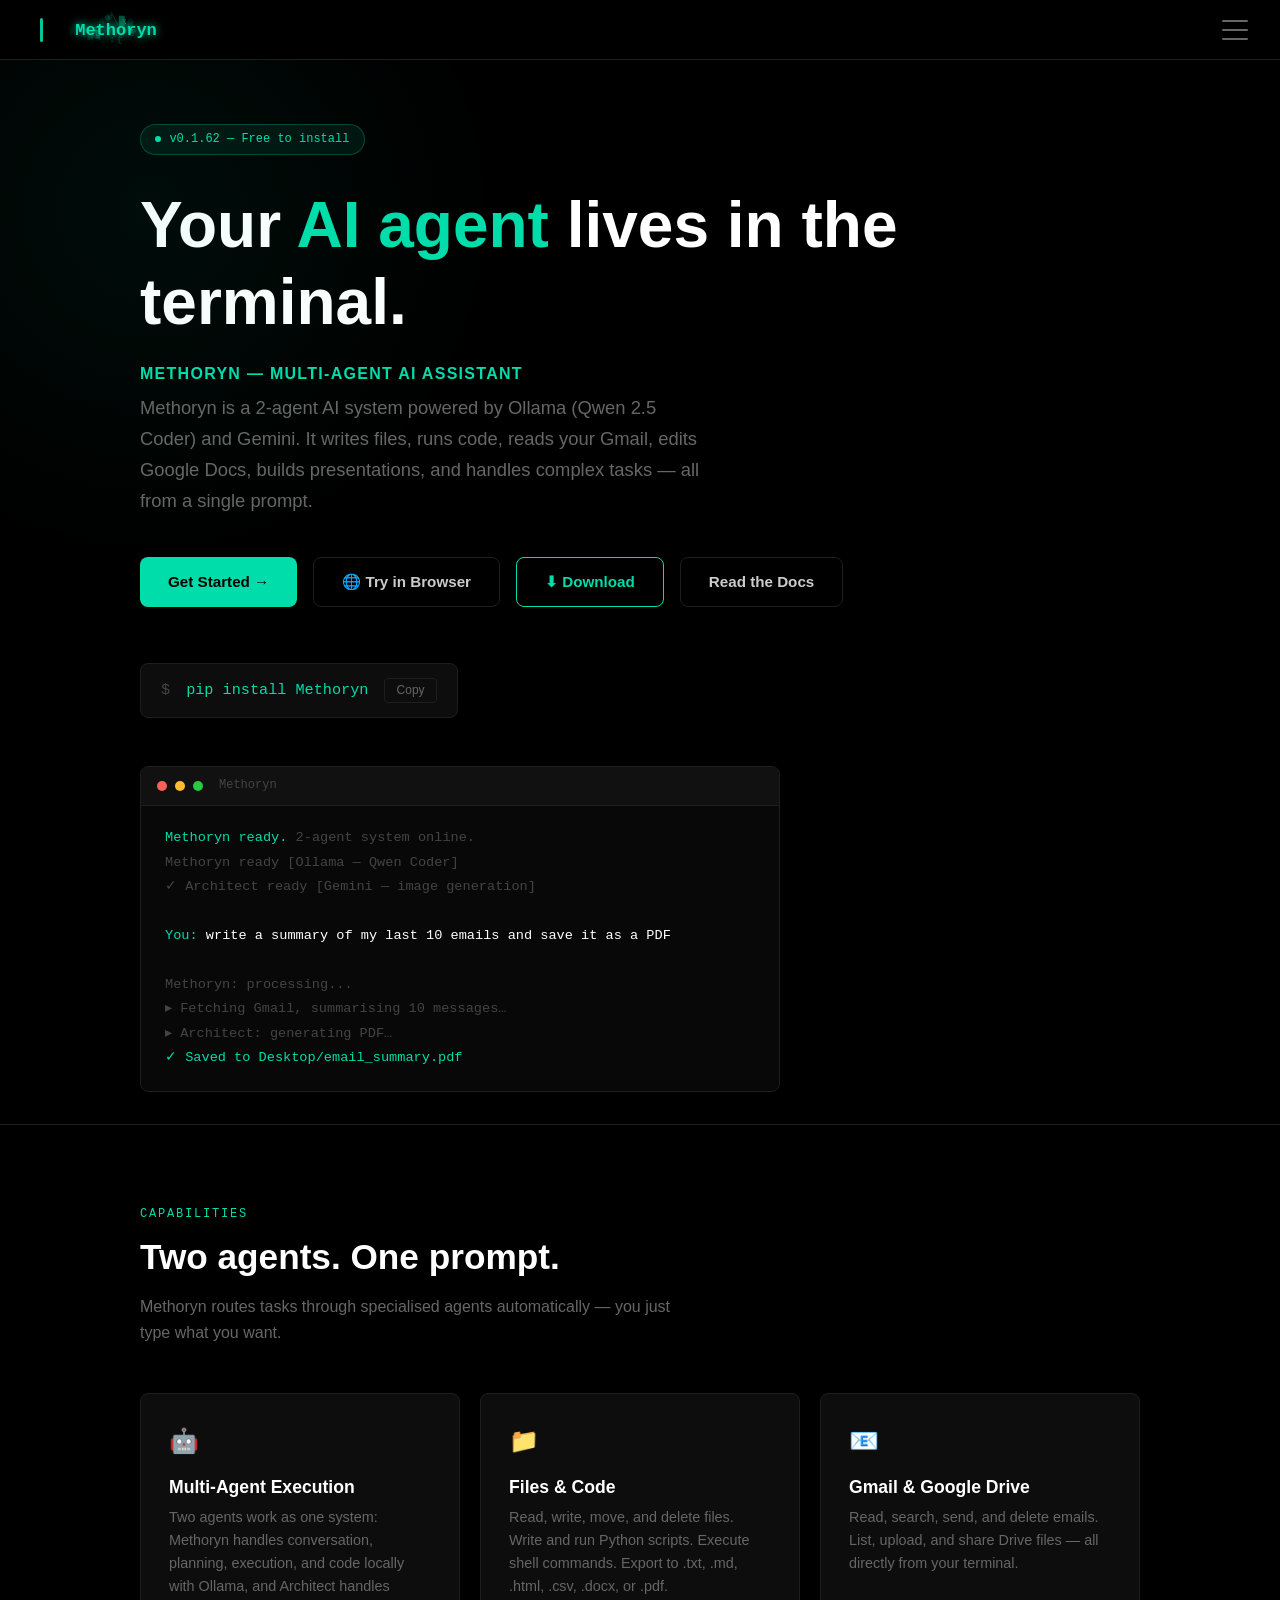
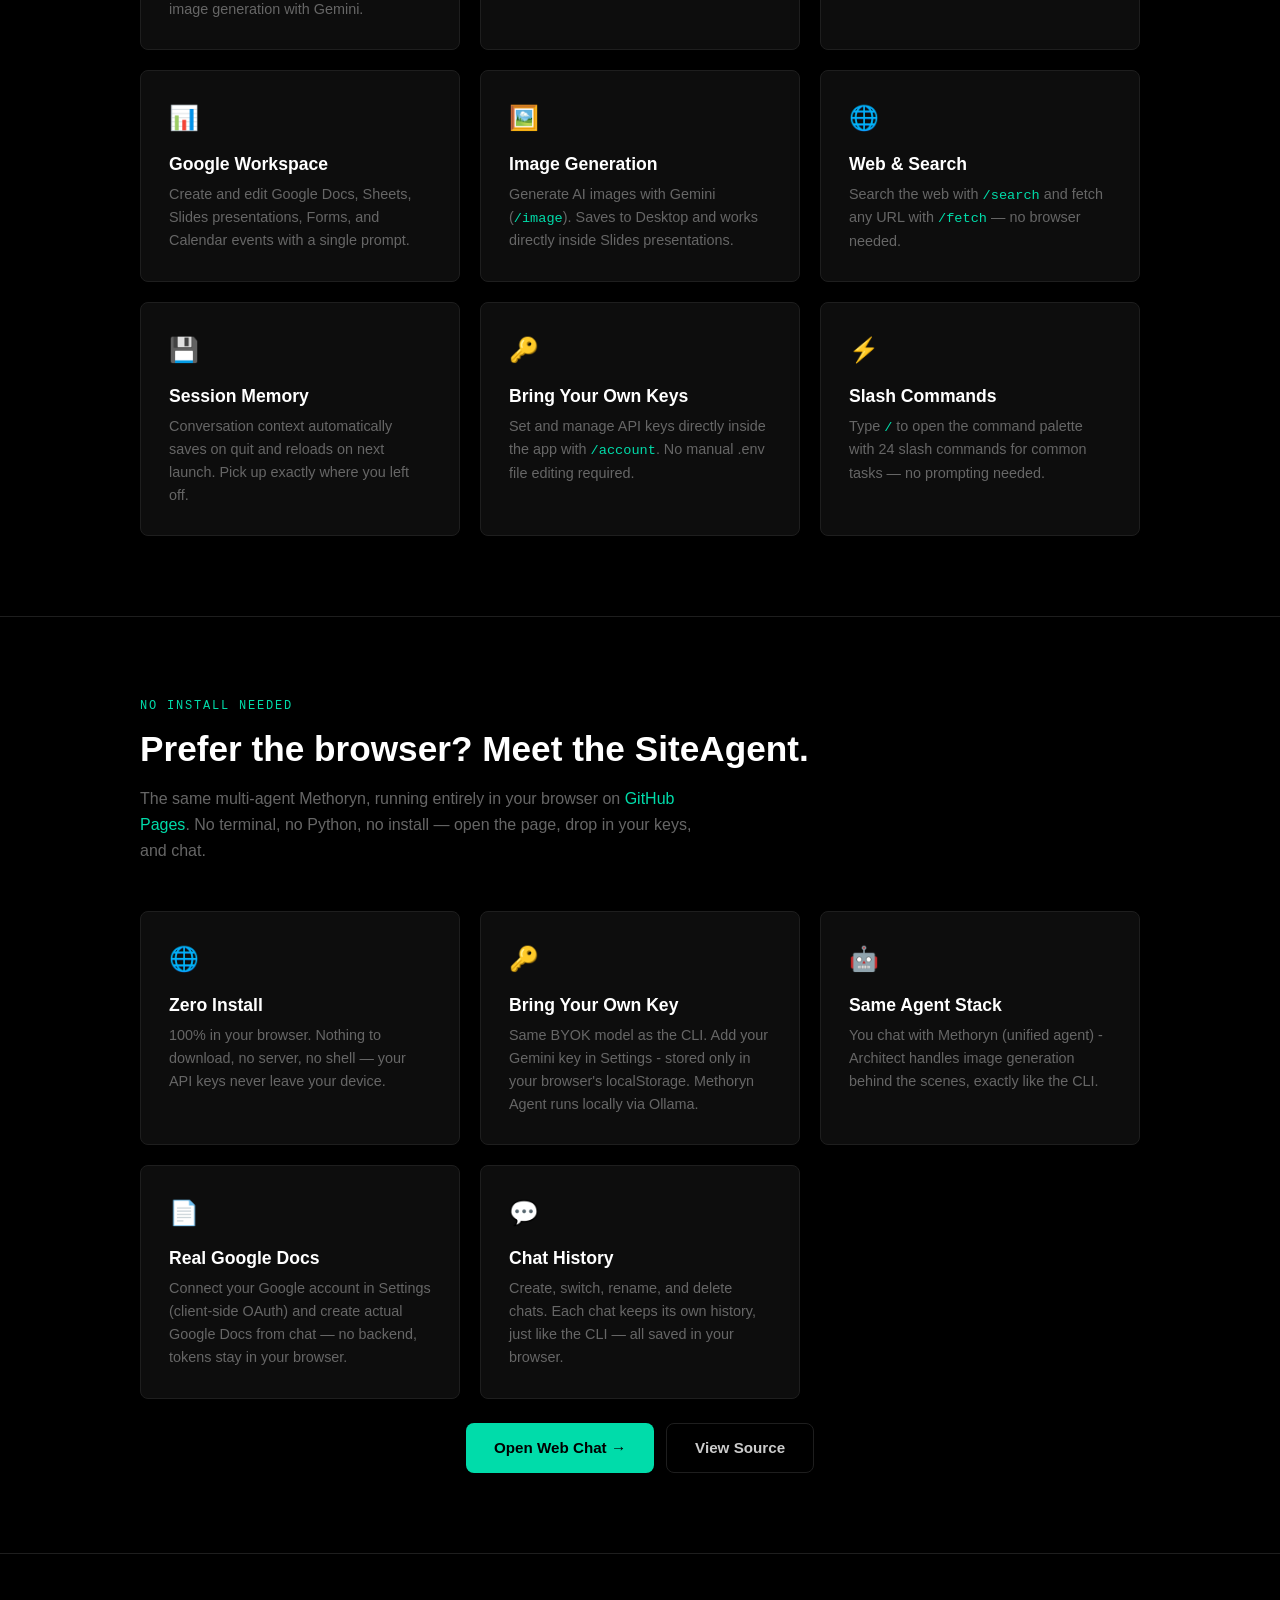
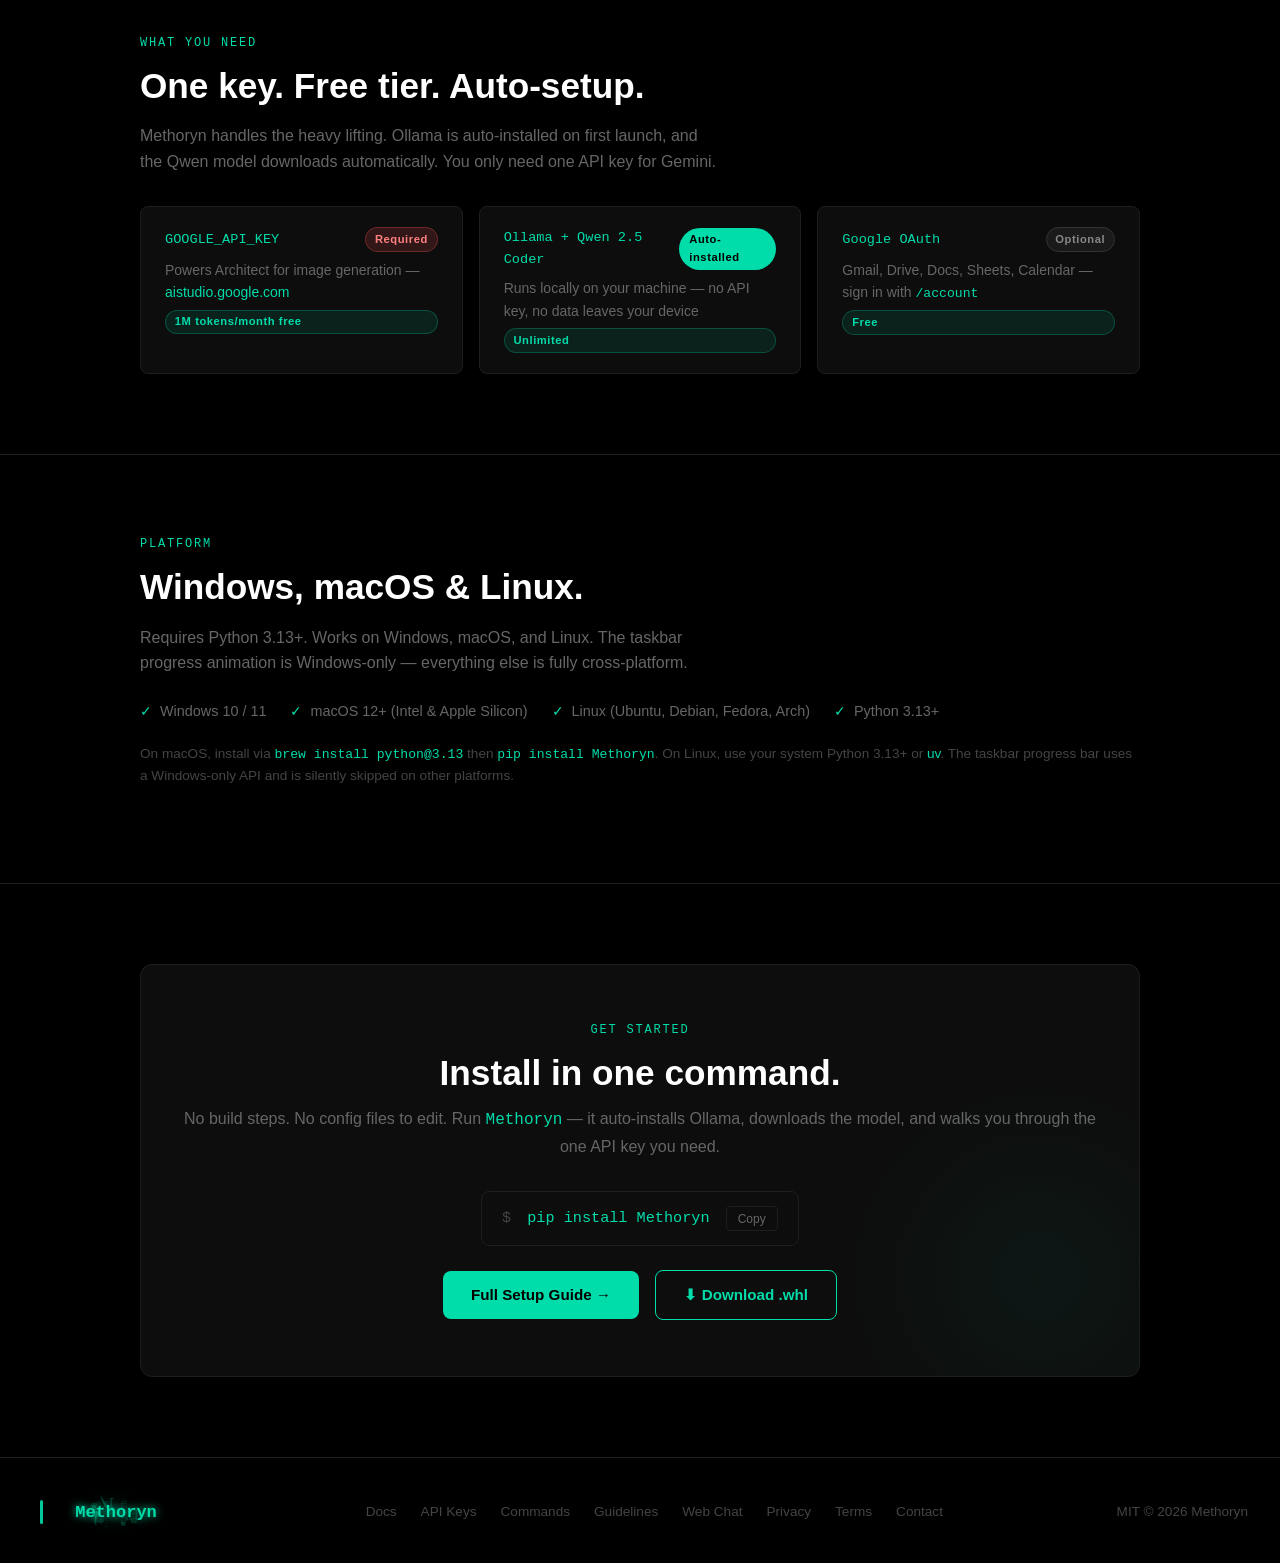
<file: index.html>
<!DOCTYPE html>
<html lang="en">
<head>
  <meta charset="UTF-8"/>
  <meta name="viewport" content="width=device-width, initial-scale=1.0"/>
  <title>Methoryn — Multi-Agent AI CLI</title>
  <meta name="description" content="Methoryn is a terminal-based AI assistant powered by Ollama (Qwen 2.5 Coder) and Gemini. Runs on your desktop. Handles files, code, Gmail, Drive, Docs, Sheets, Slides, images, and more."/>
  <meta name="google-site-verification" content="hRwFmgSEQUuL4GQGthrdGrZCPT9LJMTdBZfzqqaU3xQ" />
  <link rel="icon" type="image/svg+xml" href="favicon.svg"/>
  <link rel="stylesheet" href="style.css"/>
</head>
<body class="page">

  <!-- ── Nav ── -->
  <nav>
    <a class="nav-logo" href="index.html"><canvas id="Methoryn-logo-nav" style="display:block; width:160px; height:44px;"></canvas></a>
    <button class="nav-toggle" id="nav-toggle" aria-label="Open navigation menu" aria-expanded="false">
      <span></span><span></span><span></span>
    </button>
    <ul class="nav-links" id="nav-links">
      <li><a href="index.html" class="active">Home</a></li>
      <li><a href="api-keys.html">API Keys</a></li>
      <li><a href="commands.html">Commands</a></li>
      <li><a href="guidelines.html">Guidelines</a></li>
      <li><a href="https://methoryncli.github.io/Methoryn-SiteAgent/" target="_blank">Web Chat</a></li>
      <li><a href="https://pypi.org/project/Methoryn/#files" target="_blank" class="nav-download">⬇ Download</a></li>
      <li><a href="get-started.html" class="nav-cta">Get Started →</a></li>
    </ul>
  </nav>

  <!-- ── Hero ── -->
  <section class="hero">
    <div class="hero-inner">
      <div class="hero-badge">
        <span></span> v0.1.62 — Free to install
      </div>

      <h1>Your <em>AI agent</em> lives in the terminal.</h1>

      <h2 style="font-size:1rem; font-weight:600; color:var(--accent); letter-spacing:0.08em; text-transform:uppercase; margin-bottom:0.5rem;">Methoryn — Multi-Agent AI Assistant</h2>

      <p class="hero-sub">
        Methoryn is a 2-agent AI system powered by Ollama (Qwen 2.5 Coder)
        and Gemini. It writes files,
        runs code, reads your Gmail, edits Google Docs, builds presentations,
        and handles complex tasks — all from a single prompt.
      </p>

      <div class="hero-actions">
        <a href="get-started.html" class="btn btn-primary">Get Started →</a>
        <a href="https://methoryncli.github.io/Methoryn-SiteAgent/" target="_blank" class="btn btn-secondary">🌐 Try in Browser</a>
        <a href="https://pypi.org/project/Methoryn/#files" target="_blank" class="btn btn-download">⬇ Download</a>
        <a href="get-started.html" class="btn btn-secondary">Read the Docs</a>
      </div>

      <div class="install-box">
        <span class="prompt">$</span>
        <span id="install-cmd">pip install Methoryn</span>
        <button class="copy-btn" onclick="copyInstall(this)">Copy</button>
      </div>

      <!-- Terminal mockup -->
      <div class="terminal" style="margin-top:3rem; max-width:640px;">
        <div class="terminal-bar">
          <div class="terminal-dot" style="background:#ff5f57;"></div>
          <div class="terminal-dot" style="background:#febc2e;"></div>
          <div class="terminal-dot" style="background:#28c840;"></div>
          <span style="color:#444; font-size:0.75rem; margin-left:0.5rem; font-family:monospace;">Methoryn</span>
        </div>
        <div class="terminal-body">
          <div><span class="t-prompt">Methoryn</span> <span class="t-success">ready.</span> <span class="t-dim">2-agent system online.</span></div>
          <div class="t-dim">  Methoryn     ready  [Ollama — Qwen Coder]</div>
          <div class="t-dim">  ✓ Architect   ready  [Gemini — image generation]</div>
          <br/>
          <div><span class="t-prompt">You:</span> <span class="t-cmd">write a summary of my last 10 emails and save it as a PDF</span></div>
          <br/>
          <div class="t-dim">  Methoryn: processing...</div>
          <div class="t-dim">  ▸ Fetching Gmail, summarising 10 messages…</div>
          <div class="t-dim">  ▸ Architect: generating PDF…</div>
          <div><span class="t-success">  ✓ Saved to Desktop/email_summary.pdf</span></div>
        </div>
      </div>
    </div>
  </section>

  <hr class="divider"/>

  <!-- ── What it does ── -->
  <section id="features">
    <div class="container">
      <div class="section-label">Capabilities</div>
      <h2>Two agents. One prompt.</h2>
      <p style="color:var(--text-dim); max-width:560px;">Methoryn routes tasks through specialised agents automatically — you just type what you want.</p>

      <div class="features-grid">
        <div class="feature-card">
          <div class="feature-icon">🤖</div>
          <h3>Multi-Agent Execution</h3>
          <p>Two agents work as one system: Methoryn handles conversation, planning, execution, and code locally with Ollama, and Architect handles image generation with Gemini.</p>
        </div>
        <div class="feature-card">
          <div class="feature-icon">📁</div>
          <h3>Files &amp; Code</h3>
          <p>Read, write, move, and delete files. Write and run Python scripts. Execute shell commands. Export to .txt, .md, .html, .csv, .docx, or .pdf.</p>
        </div>
        <div class="feature-card">
          <div class="feature-icon">📧</div>
          <h3>Gmail &amp; Google Drive</h3>
          <p>Read, search, send, and delete emails. List, upload, and share Drive files — all directly from your terminal.</p>
        </div>
        <div class="feature-card">
          <div class="feature-icon">📊</div>
          <h3>Google Workspace</h3>
          <p>Create and edit Google Docs, Sheets, Slides presentations, Forms, and Calendar events with a single prompt.</p>
        </div>
        <div class="feature-card">
          <div class="feature-icon">🖼️</div>
          <h3>Image Generation</h3>
          <p>Generate AI images with Gemini (<code style="color:var(--accent); font-size:0.85rem;">/image</code>). Saves to Desktop and works directly inside Slides presentations.</p>
        </div>
        <div class="feature-card">
          <div class="feature-icon">🌐</div>
          <h3>Web &amp; Search</h3>
          <p>Search the web with <code style="color:var(--accent); font-size:0.85rem;">/search</code> and fetch any URL with <code style="color:var(--accent); font-size:0.85rem;">/fetch</code> — no browser needed.</p>
        </div>
        <div class="feature-card">
          <div class="feature-icon">💾</div>
          <h3>Session Memory</h3>
          <p>Conversation context automatically saves on quit and reloads on next launch. Pick up exactly where you left off.</p>
        </div>
        <div class="feature-card">
          <div class="feature-icon">🔑</div>
          <h3>Bring Your Own Keys</h3>
          <p>Set and manage API keys directly inside the app with <code style="color:var(--accent); font-size:0.85rem;">/account</code>. No manual .env file editing required.</p>
        </div>
        <div class="feature-card">
          <div class="feature-icon">⚡</div>
          <h3>Slash Commands</h3>
          <p>Type <code style="color:var(--accent); font-size:0.85rem;">/</code> to open the command palette with 24 slash commands for common tasks — no prompting needed.</p>
        </div>
      </div>
    </div>
  </section>

  <hr class="divider"/>

  <!-- ── SiteAgent (web chat) ── -->
  <section id="web-agent">
    <div class="container">
      <div class="section-label">No install needed</div>
      <h2>Prefer the browser? Meet the SiteAgent.</h2>
      <p style="color:var(--text-dim); max-width:580px;">
        The same multi-agent Methoryn, running entirely in your browser on
        <a href="https://methoryncli.github.io/Methoryn-SiteAgent/" target="_blank" style="color:var(--accent);">GitHub Pages</a>.
        No terminal, no Python, no install — open the page, drop in your keys, and chat.
      </p>

      <div class="features-grid">
        <div class="feature-card">
          <div class="feature-icon">🌐</div>
          <h3>Zero Install</h3>
          <p>100% in your browser. Nothing to download, no server, no shell — your API keys never leave your device.</p>
        </div>
        <div class="feature-card">
          <div class="feature-icon">🔑</div>
          <h3>Bring Your Own Key</h3>
          <p>Same BYOK model as the CLI. Add your Gemini key in Settings - stored only in your browser's localStorage. Methoryn Agent runs locally via Ollama.</p>
        </div>
        <div class="feature-card">
          <div class="feature-icon">🤖</div>
          <h3>Same Agent Stack</h3>
          <p>You chat with Methoryn (unified agent) - Architect handles image generation behind the scenes, exactly like the CLI.</p>
        </div>
        <div class="feature-card">
          <div class="feature-icon">📄</div>
          <h3>Real Google Docs</h3>
          <p>Connect your Google account in Settings (client-side OAuth) and create actual Google Docs from chat — no backend, tokens stay in your browser.</p>
        </div>
        <div class="feature-card">
          <div class="feature-icon">💬</div>
          <h3>Chat History</h3>
          <p>Create, switch, rename, and delete chats. Each chat keeps its own history, just like the CLI — all saved in your browser.</p>
        </div>
      </div>

      <div style="display:flex; justify-content:center; gap:0.75rem; margin-top:1.5rem; flex-wrap:wrap;">
        <a href="https://methoryncli.github.io/Methoryn-SiteAgent/" target="_blank" class="btn btn-primary">Open Web Chat →</a>
        <a href="https://github.com/MethorynCLI/Methoryn-SiteAgent" target="_blank" class="btn btn-secondary">View Source</a>
      </div>
    </div>
  </section>

  <hr class="divider"/>

  <!-- ── What you provide ── -->
  <section id="requirements">
    <div class="container">
      <div class="section-label">What You Need</div>
      <h2>One key. Free tier. Auto-setup.</h2>
      <p style="color:var(--text-dim); max-width:580px;">Methoryn handles the heavy lifting. Ollama is auto-installed on first launch, and the Qwen model downloads automatically. You only need one API key for Gemini.</p>

      <div class="keys-grid">
        <div class="key-card">
          <div style="display:flex; align-items:center; justify-content:space-between;">
            <span class="key-name">GOOGLE_API_KEY</span>
            <span class="badge badge-required">Required</span>
          </div>
          <span class="key-desc">Powers Architect for image generation — <a href="https://aistudio.google.com/app/apikey" target="_blank">aistudio.google.com</a></span>
          <span class="badge badge-free">1M tokens/month free</span>
        </div>
        <div class="key-card">
          <div style="display:flex; align-items:center; justify-content:space-between;">
            <span class="key-name">Ollama + Qwen 2.5 Coder</span>
            <span class="badge badge-free" style="background:var(--accent); color:#000;">Auto-installed</span>
          </div>
          <span class="key-desc">Runs locally on your machine — no API key, no data leaves your device</span>
          <span class="badge badge-free">Unlimited</span>
        </div>
        <div class="key-card">
          <div style="display:flex; align-items:center; justify-content:space-between;">
            <span class="key-name">Google OAuth</span>
            <span class="badge badge-optional">Optional</span>
          </div>
          <span class="key-desc">Gmail, Drive, Docs, Sheets, Calendar — sign in with <code style="color:var(--accent); font-size:0.82rem;">/account</code></span>
          <span class="badge badge-free">Free</span>
        </div>
      </div>
    </div>
  </section>

  <hr class="divider"/>

  <!-- ── Platform ── -->
  <section id="platform">
    <div class="container">
      <div class="section-label">Platform</div>
      <h2>Windows, macOS &amp; Linux.</h2>
      <p style="color:var(--text-dim); max-width:560px;">
        Requires Python 3.13+. Works on Windows, macOS, and Linux. The taskbar progress animation is Windows-only — everything else is fully cross-platform.
      </p>
      <div style="display:flex; gap:1.5rem; flex-wrap:wrap; margin-top:1.5rem;">
        <div style="display:flex; align-items:center; gap:0.5rem; color:var(--text-dim); font-size:0.9rem;">
          <span style="color:var(--accent);">✓</span> Windows 10 / 11
        </div>
        <div style="display:flex; align-items:center; gap:0.5rem; color:var(--text-dim); font-size:0.9rem;">
          <span style="color:var(--accent);">✓</span> macOS 12+ (Intel &amp; Apple Silicon)
        </div>
        <div style="display:flex; align-items:center; gap:0.5rem; color:var(--text-dim); font-size:0.9rem;">
          <span style="color:var(--accent);">✓</span> Linux (Ubuntu, Debian, Fedora, Arch)
        </div>
        <div style="display:flex; align-items:center; gap:0.5rem; color:var(--text-dim); font-size:0.9rem;">
          <span style="color:var(--accent);">✓</span> Python 3.13+
        </div>
      </div>
      <p style="color:var(--text-muted); font-size:0.85rem; margin-top:1.25rem;">
        On macOS, install via <code style="color:var(--accent); font-size:0.82rem;">brew install python@3.13</code> then <code style="color:var(--accent); font-size:0.82rem;">pip install Methoryn</code>.
        On Linux, use your system Python 3.13+ or <a href="https://github.com/astral-sh/uv" target="_blank">uv</a>.
        The taskbar progress bar uses a Windows-only API and is silently skipped on other platforms.
      </p>
    </div>
  </section>

  <hr class="divider"/>

  <!-- ── CTA ── -->
  <section>
    <div class="container">
      <div class="cta-banner">
        <div class="section-label">Get Started</div>
        <h2>Install in one command.</h2>
        <p>No build steps. No config files to edit. Run <code style="color:var(--accent);">Methoryn</code> — it auto-installs Ollama, downloads the model, and walks you through the one API key you need.</p>
        <div style="display:flex; justify-content:center; margin-bottom:1.5rem;">
          <div class="install-box">
            <span class="prompt">$</span>
            <span id="install-cmd-2">pip install Methoryn</span>
            <button class="copy-btn" onclick="copyInstall2(this)">Copy</button>
          </div>
        </div>
        <a href="get-started.html" class="btn btn-primary">Full Setup Guide →</a>
        <a href="https://pypi.org/project/Methoryn/#files" target="_blank" class="btn btn-download" style="margin-left:0.75rem;">⬇ Download .whl</a>
      </div>
    </div>
  </section>

  <!-- ── Footer ── -->
  <footer>
    <canvas id="Methoryn-logo-footer" style="display:block;"></canvas>
    <div class="footer-links">
      <a href="get-started.html">Docs</a>
      <a href="api-keys.html">API Keys</a>
      <a href="commands.html">Commands</a>
      <a href="guidelines.html">Guidelines</a>
      <a href="https://methoryncli.github.io/Methoryn-SiteAgent/" target="_blank">Web Chat</a>
      <a href="privacy.html">Privacy</a>
      <a href="terms.html">Terms</a>
      <a href="mailto:Anvyl.cli@gmail.com">Contact</a>
    </div>
    <span class="footer-copy">MIT © 2026 Methoryn</span>
  </footer>

  <script src="logo.js"></script>
  <script>
    document.addEventListener('DOMContentLoaded', function() {
      window.initMethorynLogo('Methoryn-logo-nav');
      window.initMethorynLogo('Methoryn-logo-footer');
      // Mobile nav toggle
      var toggle = document.getElementById('nav-toggle');
      var links  = document.getElementById('nav-links');
      if (toggle && links) {
        toggle.addEventListener('click', function() {
          var open = links.classList.toggle('open');
          toggle.classList.toggle('open', open);
          toggle.setAttribute('aria-expanded', open);
        });
        // Close on link tap
        links.querySelectorAll('a').forEach(function(a) {
          a.addEventListener('click', function() {
            links.classList.remove('open');
            toggle.classList.remove('open');
            toggle.setAttribute('aria-expanded', 'false');
          });
        });
      }
    });
    function copyInstall(btn) {
      navigator.clipboard.writeText('pip install Methoryn').then(() => {
        btn.textContent = 'Copied!';
        btn.classList.add('copied');
        setTimeout(() => { btn.textContent = 'Copy'; btn.classList.remove('copied'); }, 2000);
      });
    }
    function copyInstall2(btn) {
      navigator.clipboard.writeText('pip install Methoryn').then(() => {
        btn.textContent = 'Copied!';
        btn.classList.add('copied');
        setTimeout(() => { btn.textContent = 'Copy'; btn.classList.remove('copied'); }, 2000);
      });
    }
  </script>
</body>
</html>
</file>
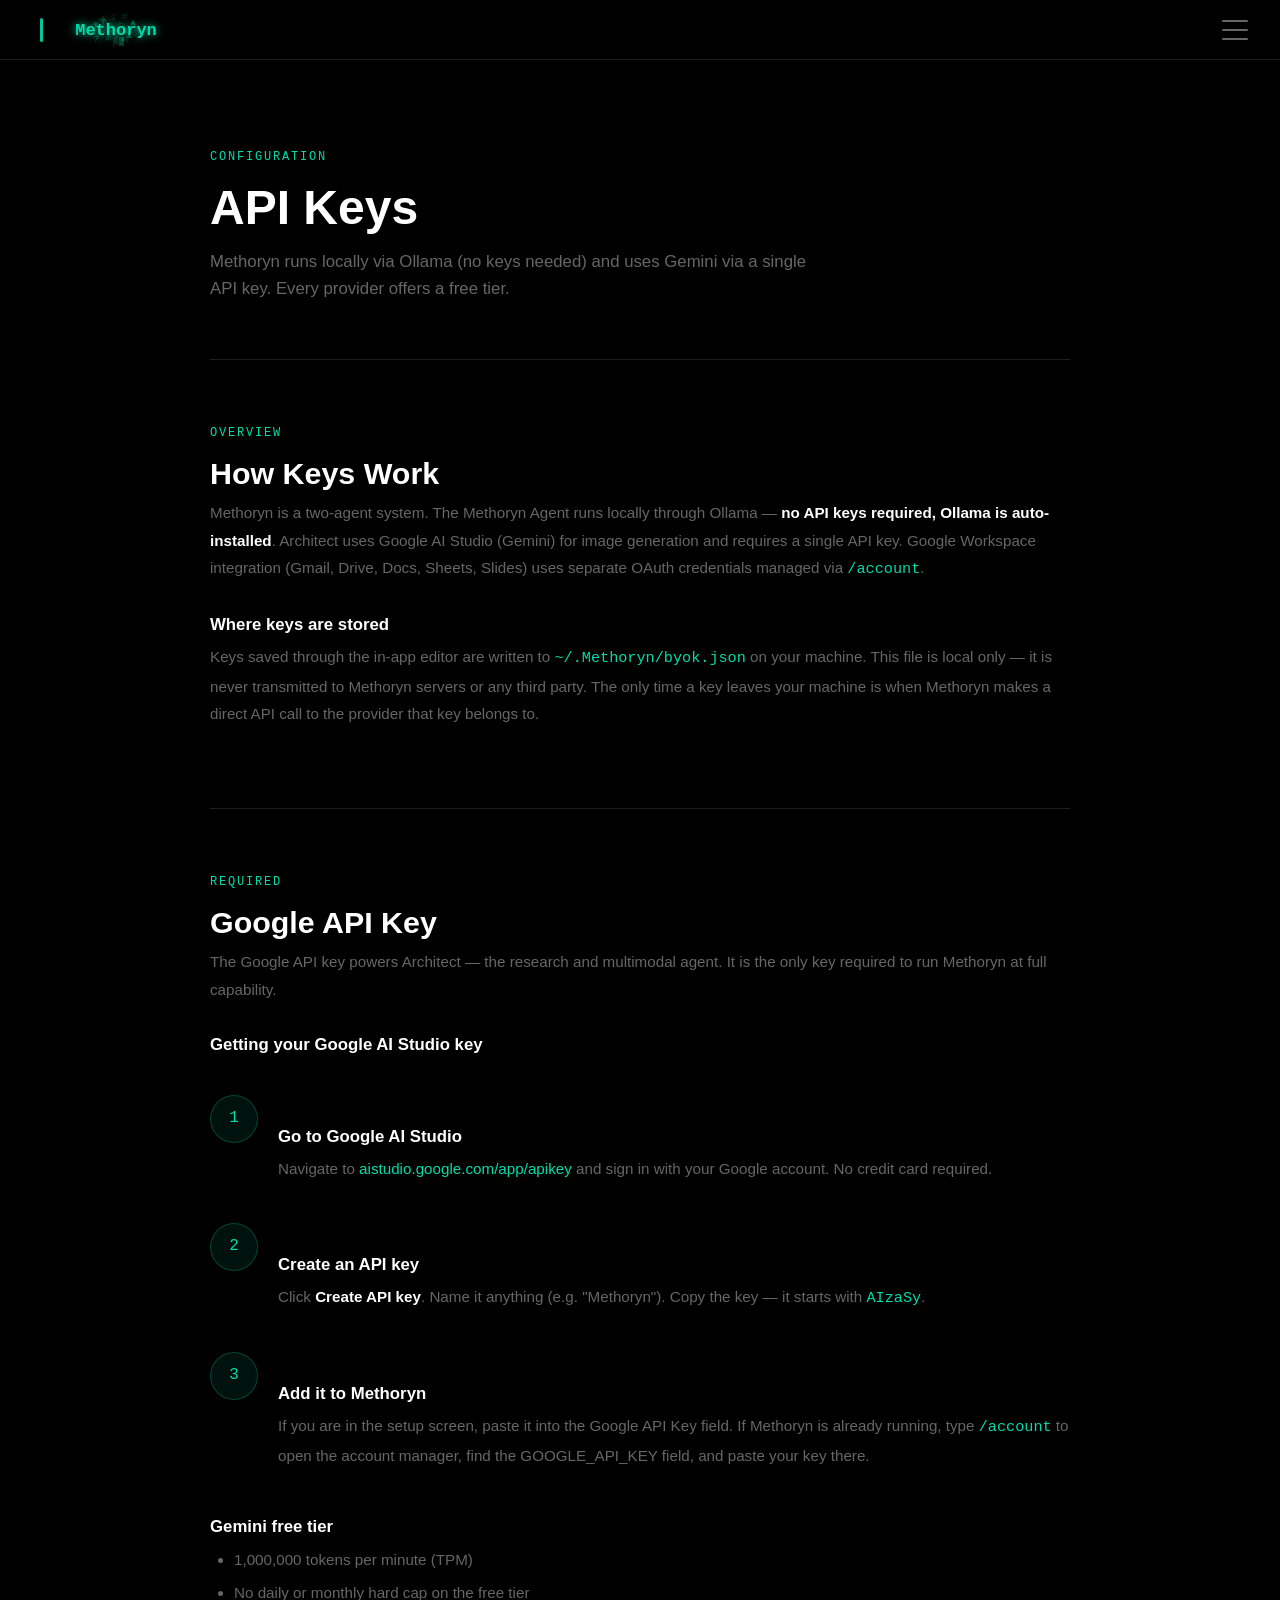
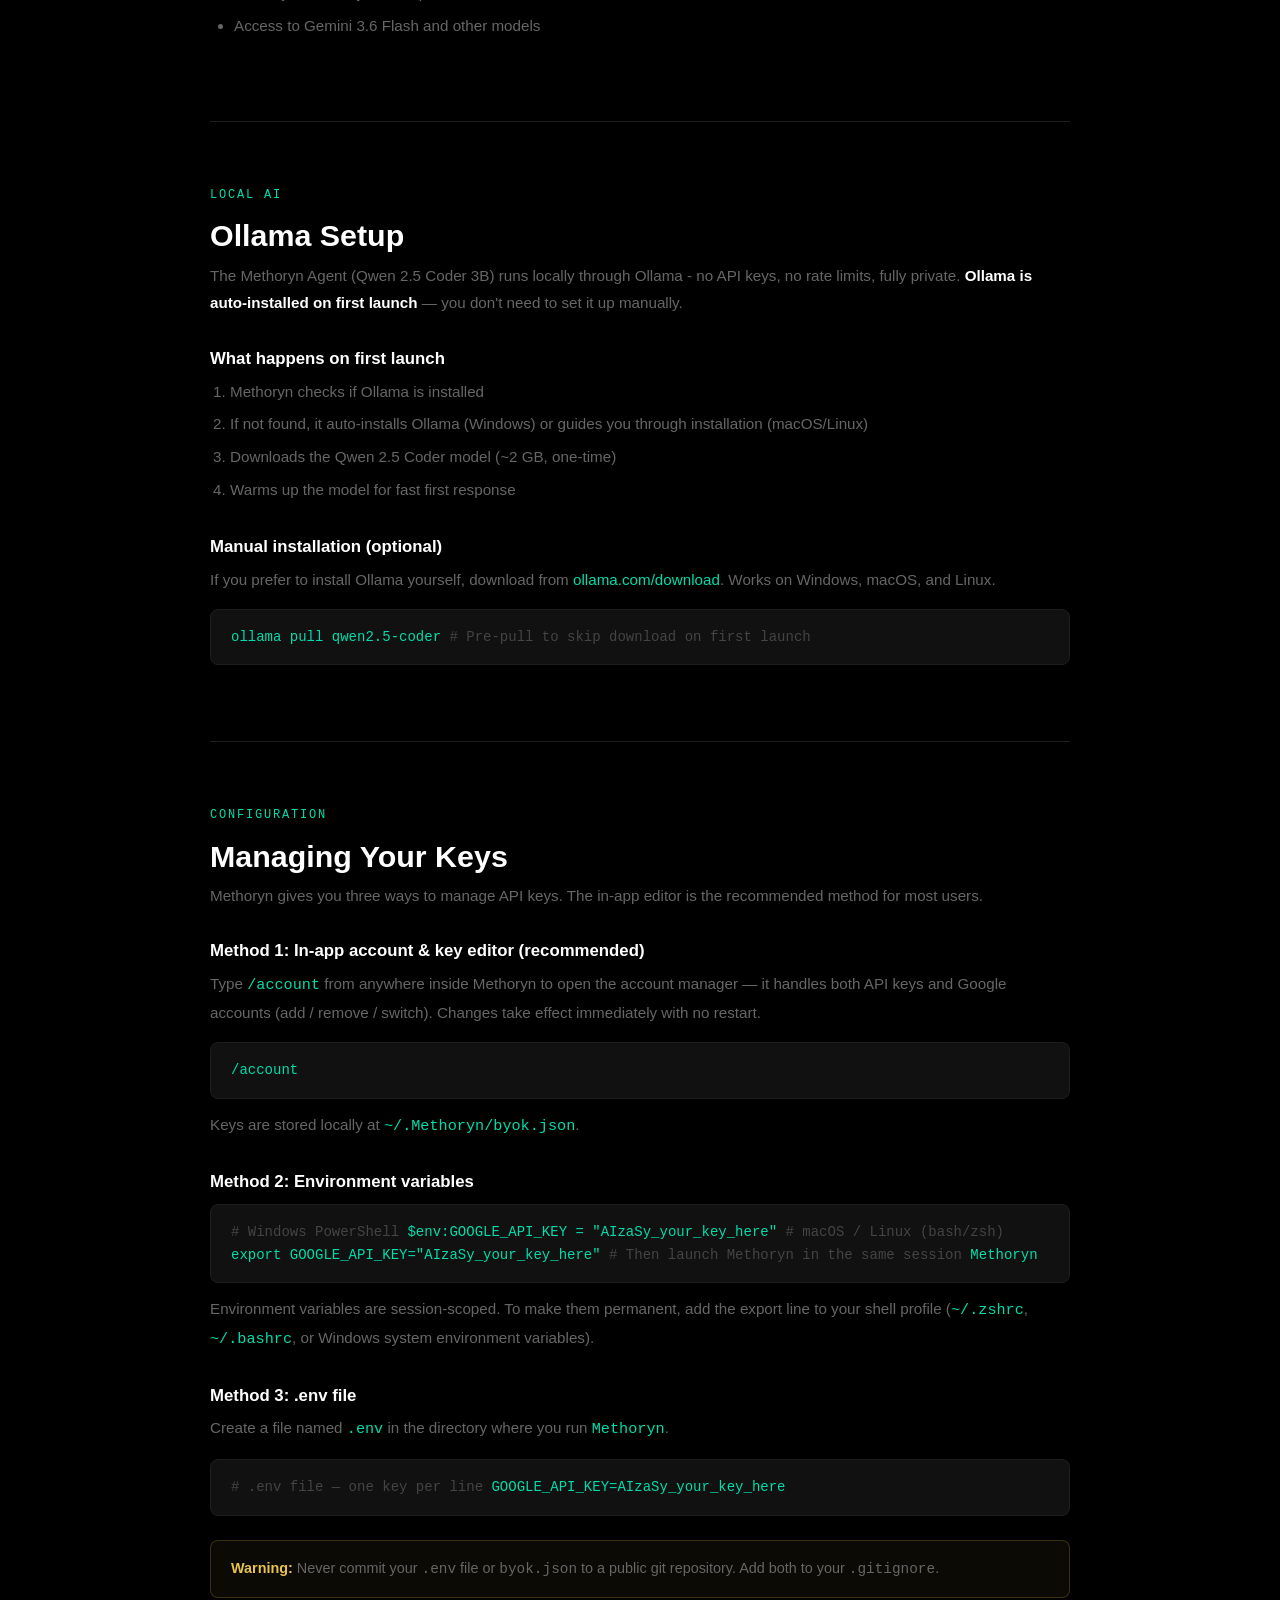
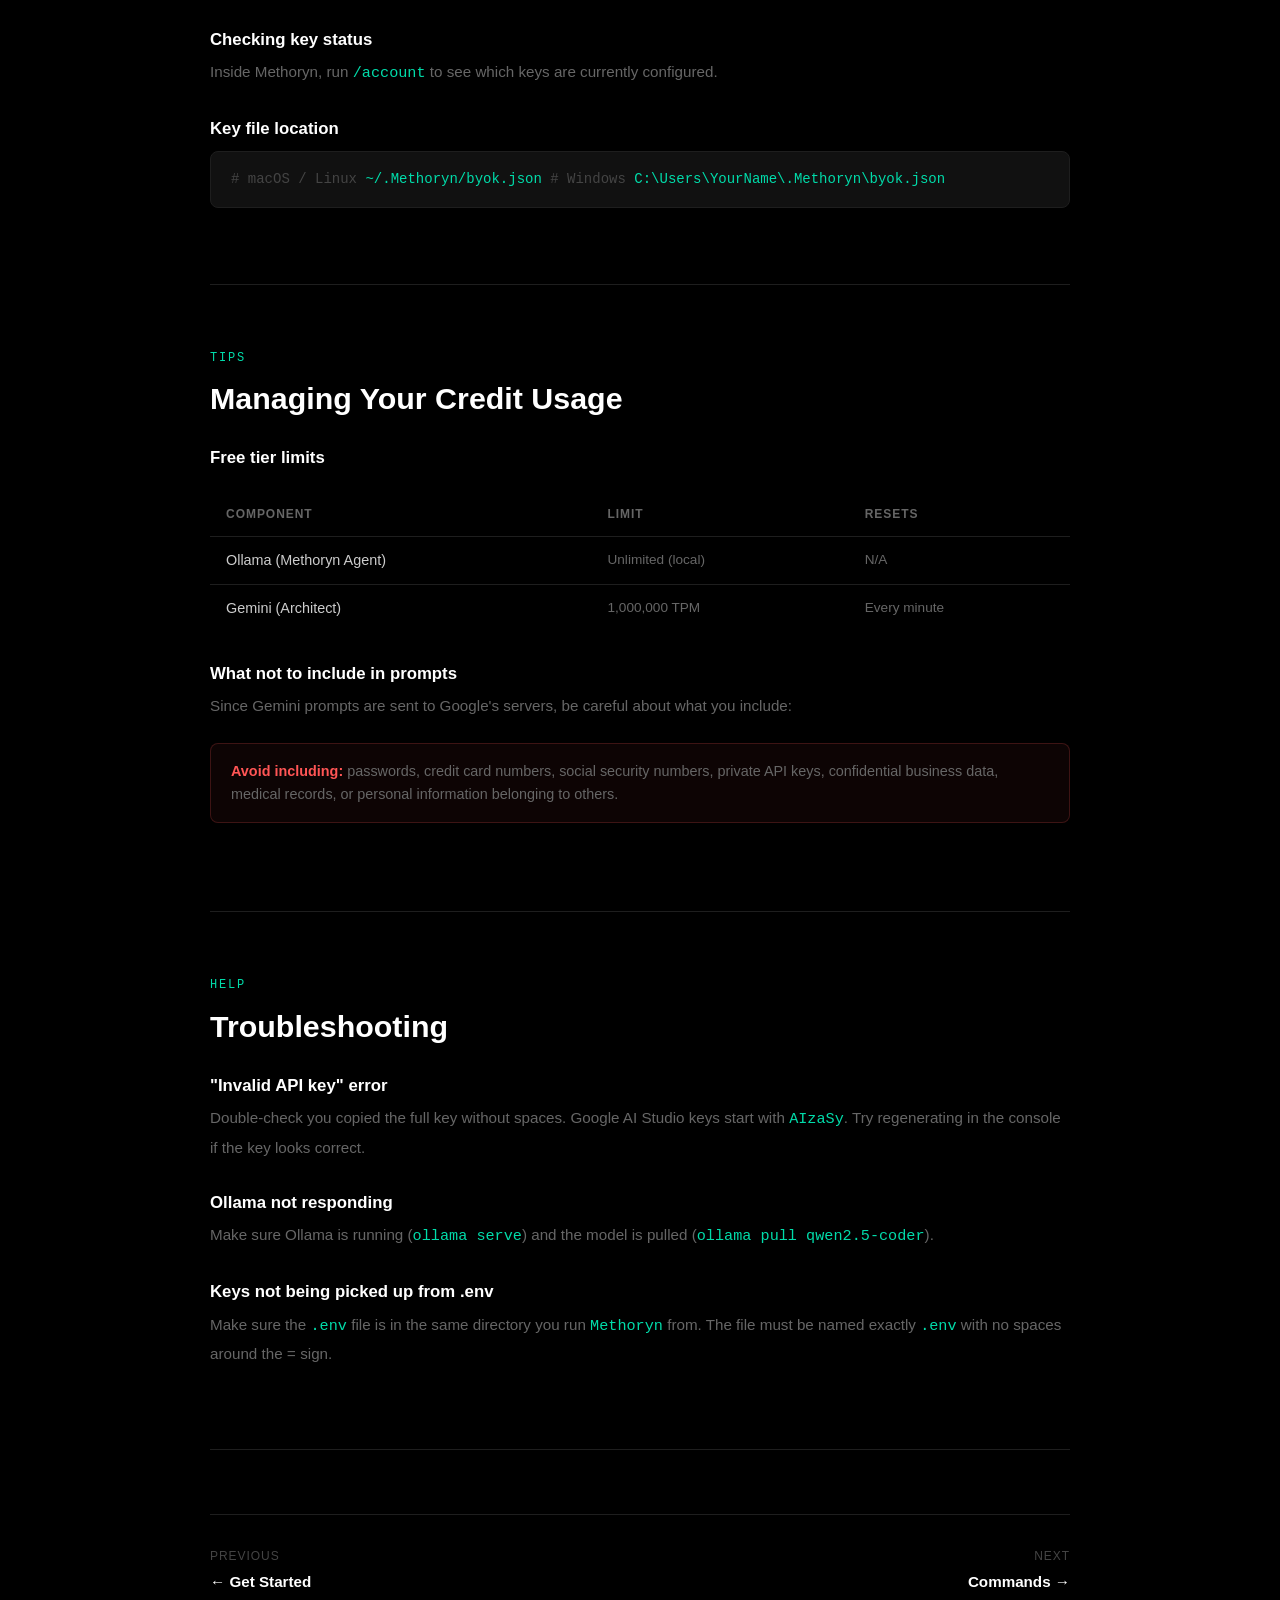
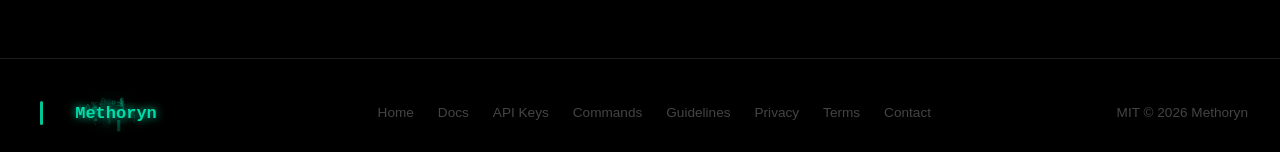
<file: api-keys.html>
<!DOCTYPE html>
<html lang="en">
<head>
  <meta charset="UTF-8"/>
  <meta name="viewport" content="width=device-width, initial-scale=1.0"/>
  <title>API Keys — Methoryn</title>
  <meta name="description" content="Configure API keys for Methoryn — Ollama runs locally (no keys), only Google API key needed for Gemini."/>
  <link rel="icon" type="image/svg+xml" href="favicon.svg"/>
  <link rel="stylesheet" href="style.css"/>
</head>
<body class="page">

  <!-- ── Nav ── -->
  <nav>
    <a class="nav-logo" href="index.html"><canvas id="Methoryn-logo-nav" style="display:block; width:160px; height:44px;"></canvas></a>
    <button class="nav-toggle" id="nav-toggle" aria-label="Open navigation menu" aria-expanded="false">
      <span></span><span></span><span></span>
    </button>
    <ul class="nav-links" id="nav-links">
      <li><a href="index.html">Home</a></li>
      <li><a href="api-keys.html" class="active">API Keys</a></li>
      <li><a href="commands.html">Commands</a></li>
      <li><a href="guidelines.html">Guidelines</a></li>
      <li><a href="https://pypi.org/project/Methoryn/#files" target="_blank" class="nav-download">⬇ Download</a></li>
      <li><a href="get-started.html" class="nav-cta">Get Started →</a></li>
    </ul>
  </nav>

  <!-- ── Page ── -->
  <div class="docs-page">
  <div class="docs-body">

    <div class="docs-hero">
      <div class="section-label">Configuration</div>
      <h1>API Keys</h1>
      <p>Methoryn runs locally via Ollama (no keys needed) and uses Gemini via a single API key. Every provider offers a free tier.</p>
    </div>

    <!-- ── Overview ── -->
    <div class="docs-section" id="overview">
      <div class="section-label">Overview</div>
      <h2>How Keys Work</h2>
      <p>Methoryn is a two-agent system. The Methoryn Agent runs locally through Ollama — <strong style="color:#fff;">no API keys required, Ollama is auto-installed</strong>. Architect uses Google AI Studio (Gemini) for image generation and requires a single API key. Google Workspace integration (Gmail, Drive, Docs, Sheets, Slides) uses separate OAuth credentials managed via <code style="color:var(--accent);">/account</code>.</p>

      <h3>Where keys are stored</h3>
      <p>Keys saved through the in-app editor are written to <code style="color:var(--accent);">~/.Methoryn/byok.json</code> on your machine. This file is local only — it is never transmitted to Methoryn servers or any third party. The only time a key leaves your machine is when Methoryn makes a direct API call to the provider that key belongs to.</p>
    </div>

    <!-- ── Required Keys ── -->
    <div class="docs-section" id="required">
      <div class="section-label">Required</div>
      <h2>Google API Key</h2>
      <p>The Google API key powers Architect — the research and multimodal agent. It is the only key required to run Methoryn at full capability.</p>

      <h3>Getting your Google AI Studio key</h3>
      <div class="steps">
        <div class="step">
          <div class="step-num">1</div>
          <div class="step-content">
            <h3>Go to Google AI Studio</h3>
            <p>Navigate to <a href="https://aistudio.google.com/app/apikey" target="_blank">aistudio.google.com/app/apikey</a> and sign in with your Google account. No credit card required.</p>
          </div>
        </div>
        <div class="step">
          <div class="step-num">2</div>
          <div class="step-content">
            <h3>Create an API key</h3>
            <p>Click <strong style="color:#fff;">Create API key</strong>. Name it anything (e.g. "Methoryn"). Copy the key — it starts with <code style="color:var(--accent);">AIzaSy</code>.</p>
          </div>
        </div>
        <div class="step">
          <div class="step-num">3</div>
          <div class="step-content">
            <h3>Add it to Methoryn</h3>
            <p>If you are in the setup screen, paste it into the Google API Key field. If Methoryn is already running, type <code style="color:var(--accent);">/account</code> to open the account manager, find the GOOGLE_API_KEY field, and paste your key there.</p>
          </div>
        </div>
      </div>

      <h3>Gemini free tier</h3>
      <ul>
        <li>1,000,000 tokens per minute (TPM)</li>
        <li>No daily or monthly hard cap on the free tier</li>
        <li>Access to Gemini 3.6 Flash and other models</li>
      </ul>
    </div>

    <!-- ── Ollama Setup ── -->
    <div class="docs-section" id="ollama">
      <div class="section-label">Local AI</div>
      <h2>Ollama Setup</h2>
      <p>The Methoryn Agent (Qwen 2.5 Coder 3B) runs locally through Ollama - no API keys, no rate limits, fully private. <strong style="color:#fff;">Ollama is auto-installed on first launch</strong> — you don't need to set it up manually.</p>

      <h3>What happens on first launch</h3>
      <ol style="padding-left:1.25rem; line-height:2;">
        <li>Methoryn checks if Ollama is installed</li>
        <li>If not found, it auto-installs Ollama (Windows) or guides you through installation (macOS/Linux)</li>
        <li>Downloads the Qwen 2.5 Coder model (~2 GB, one-time)</li>
        <li>Warms up the model for fast first response</li>
      </ol>

      <h3>Manual installation (optional)</h3>
      <p>If you prefer to install Ollama yourself, download from <a href="https://ollama.com/download" target="_blank">ollama.com/download</a>. Works on Windows, macOS, and Linux.</p>

      <div class="code-block">ollama pull qwen2.5-coder  <span class="comment"># Pre-pull to skip download on first launch</span></div>
    </div>

    <div class="docs-section" id="managing">
      <div class="section-label">Configuration</div>
      <h2>Managing Your Keys</h2>
      <p>Methoryn gives you three ways to manage API keys. The in-app editor is the recommended method for most users.</p>

      <h3>Method 1: In-app account &amp; key editor (recommended)</h3>
      <p>Type <code style="color:var(--accent);">/account</code> from anywhere inside Methoryn to open the account manager — it handles both API keys and Google accounts (add / remove / switch). Changes take effect immediately with no restart.</p>
      <div class="code-block">/account</div>
      <p>Keys are stored locally at <code style="color:var(--accent);">~/.Methoryn/byok.json</code>.</p>

      <h3>Method 2: Environment variables</h3>
      <div class="code-block"><span class="comment"># Windows PowerShell</span>
$env:GOOGLE_API_KEY = "AIzaSy_your_key_here"

<span class="comment"># macOS / Linux (bash/zsh)</span>
export GOOGLE_API_KEY="AIzaSy_your_key_here"

<span class="comment"># Then launch Methoryn in the same session</span>
Methoryn</div>
      <p>Environment variables are session-scoped. To make them permanent, add the export line to your shell profile (<code style="color:var(--accent);">~/.zshrc</code>, <code style="color:var(--accent);">~/.bashrc</code>, or Windows system environment variables).</p>

      <h3>Method 3: .env file</h3>
      <p>Create a file named <code style="color:var(--accent);">.env</code> in the directory where you run <code style="color:var(--accent);">Methoryn</code>.</p>
      <div class="code-block"><span class="comment"># .env file — one key per line</span>
GOOGLE_API_KEY=AIzaSy_your_key_here</div>

      <div class="docs-warn">
        <strong>Warning:</strong> Never commit your <code>.env</code> file or <code>byok.json</code> to a public git repository. Add both to your <code>.gitignore</code>.
      </div>

      <h3>Checking key status</h3>
      <p>Inside Methoryn, run <code style="color:var(--accent);">/account</code> to see which keys are currently configured.</p>

      <h3>Key file location</h3>
      <div class="code-block"><span class="comment"># macOS / Linux</span>
~/.Methoryn/byok.json

<span class="comment"># Windows</span>
C:\Users\YourName\.Methoryn\byok.json</div>
    </div>

    <!-- ── Credit Usage Tips ── -->
    <div class="docs-section" id="usage-tips">
      <div class="section-label">Tips</div>
      <h2>Managing Your Credit Usage</h2>

      <h3>Free tier limits</h3>
      <table class="data-table">
        <thead>
          <tr><th>Component</th><th>Limit</th><th>Resets</th></tr>
        </thead>
        <tbody>
          <tr>
            <td>Ollama (Methoryn Agent)</td>
            <td class="td-dim">Unlimited (local)</td>
            <td class="td-dim">N/A</td>
          </tr>
          <tr>
            <td>Gemini (Architect)</td>
            <td class="td-dim">1,000,000 TPM</td>
            <td class="td-dim">Every minute</td>
          </tr>
        </tbody>
      </table>

      <h3>What not to include in prompts</h3>
      <p>Since Gemini prompts are sent to Google's servers, be careful about what you include:</p>
      <div class="docs-danger">
        <strong>Avoid including:</strong> passwords, credit card numbers, social security numbers, private API keys, confidential business data, medical records, or personal information belonging to others.
      </div>
    </div>

    <!-- ── Troubleshooting ── -->
    <div class="docs-section" id="troubleshooting">
      <div class="section-label">Help</div>
      <h2>Troubleshooting</h2>

      <h3>"Invalid API key" error</h3>
      <p>Double-check you copied the full key without spaces. Google AI Studio keys start with <code style="color:var(--accent);">AIzaSy</code>. Try regenerating in the console if the key looks correct.</p>

      <h3>Ollama not responding</h3>
      <p>Make sure Ollama is running (<code style="color:var(--accent);">ollama serve</code>) and the model is pulled (<code style="color:var(--accent);">ollama pull qwen2.5-coder</code>).</p>

      <h3>Keys not being picked up from .env</h3>
      <p>Make sure the <code style="color:var(--accent);">.env</code> file is in the same directory you run <code style="color:var(--accent);">Methoryn</code> from. The file must be named exactly <code style="color:var(--accent);">.env</code> with no spaces around the <code>=</code> sign.</p>
    </div>

    <!-- ── Page nav ── -->
    <div class="page-nav">
      <a href="get-started.html">
        <span class="nav-label">Previous</span>
        <span class="nav-title">← Get Started</span>
      </a>
      <a href="commands.html" class="next">
        <span class="nav-label">Next</span>
        <span class="nav-title">Commands →</span>
      </a>
    </div>

  </div>
  </div>

  <!-- ── Footer ── -->
  <footer>
    <canvas id="Methoryn-logo-footer" style="display:block;"></canvas>
    <div class="footer-links">
      <a href="index.html">Home</a>
      <a href="get-started.html">Docs</a>
      <a href="api-keys.html">API Keys</a>
      <a href="commands.html">Commands</a>
      <a href="guidelines.html">Guidelines</a>
      <a href="privacy.html">Privacy</a>
      <a href="terms.html">Terms</a>
      <a href="mailto:Anvyl.cli@gmail.com">Contact</a>
    </div>
    <span class="footer-copy">MIT © 2026 Methoryn</span>
  </footer>

  <script src="logo.js"></script>
  <script>
    document.addEventListener('DOMContentLoaded', function() {
      window.initMethorynLogo('Methoryn-logo-nav');
      window.initMethorynLogo('Methoryn-logo-footer');
      var toggle = document.getElementById('nav-toggle');
      var links  = document.getElementById('nav-links');
      if (toggle && links) {
        toggle.addEventListener('click', function() {
          var open = links.classList.toggle('open');
          toggle.classList.toggle('open', open);
          toggle.setAttribute('aria-expanded', open);
        });
        links.querySelectorAll('a').forEach(function(a) {
          a.addEventListener('click', function() {
            links.classList.remove('open');
            toggle.classList.remove('open');
            toggle.setAttribute('aria-expanded', 'false');
          });
        });
      }
    });
  </script>
</body>
</html>
</file>
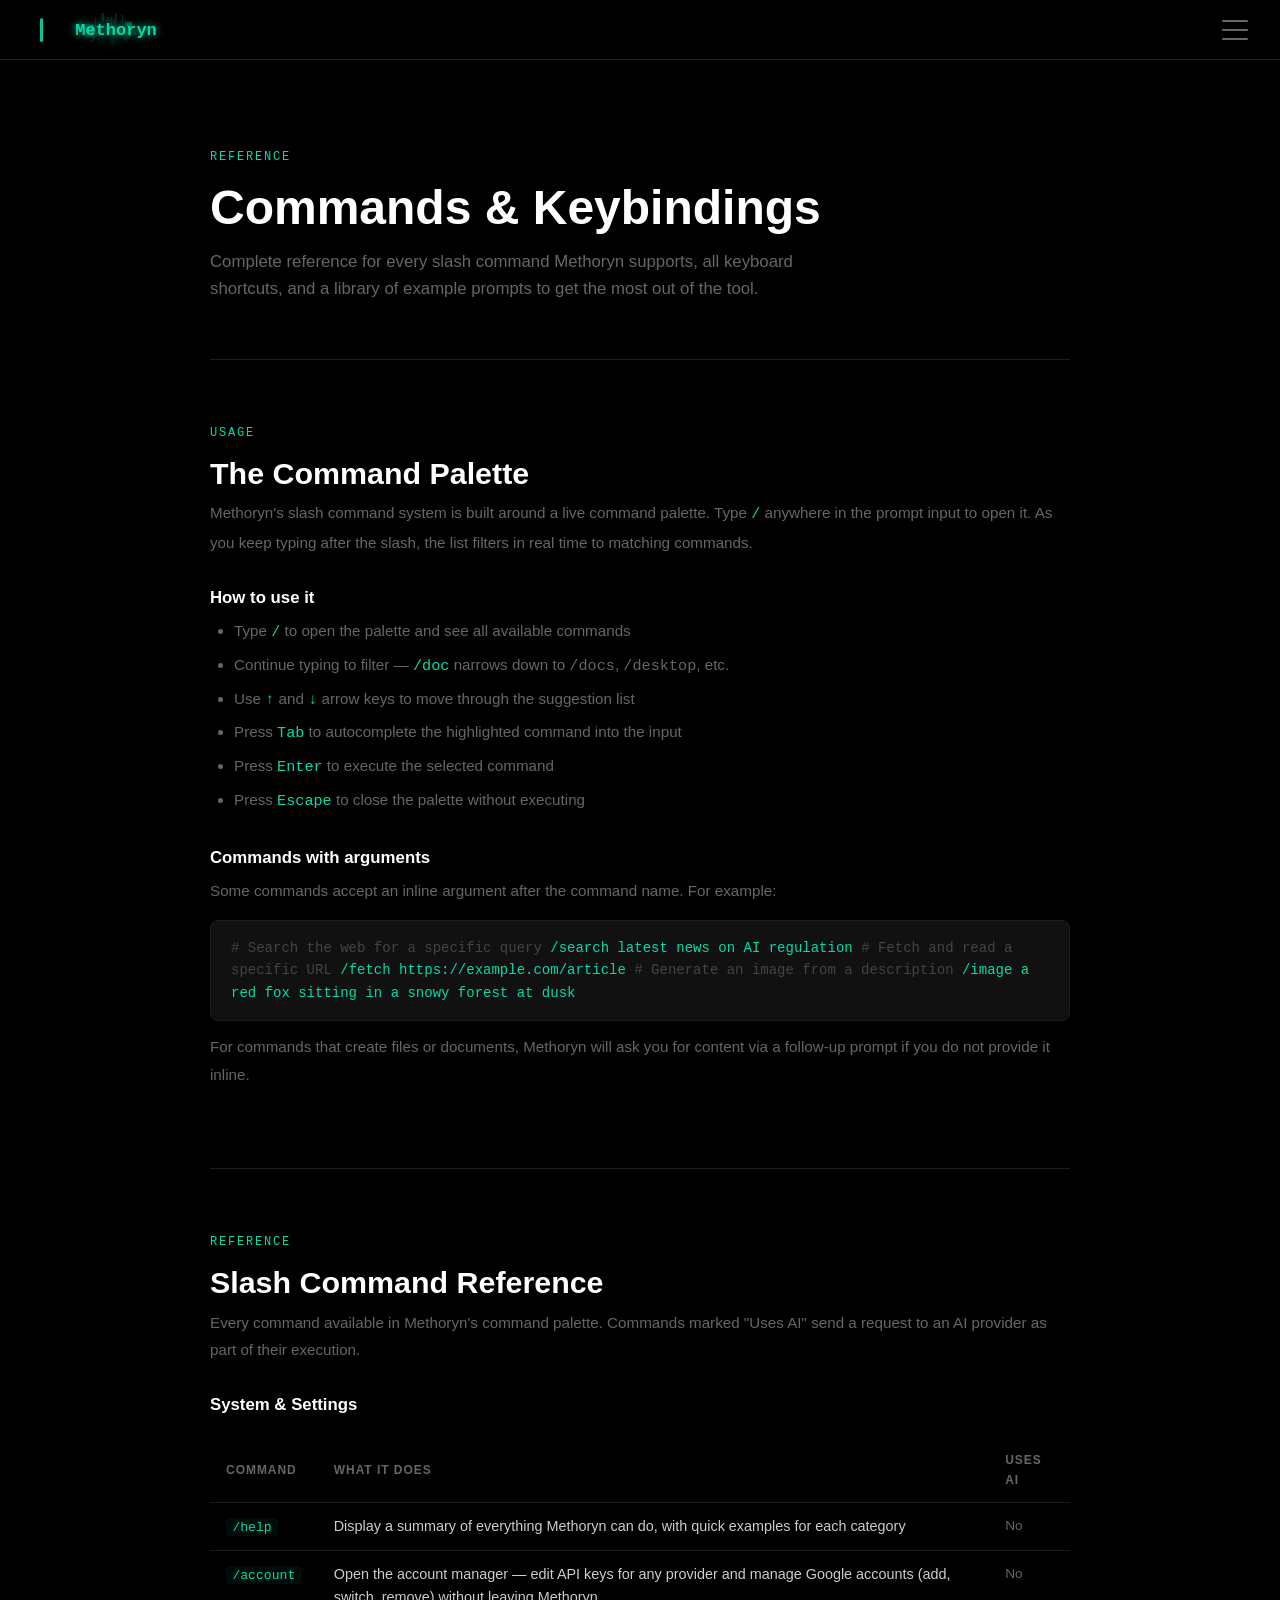
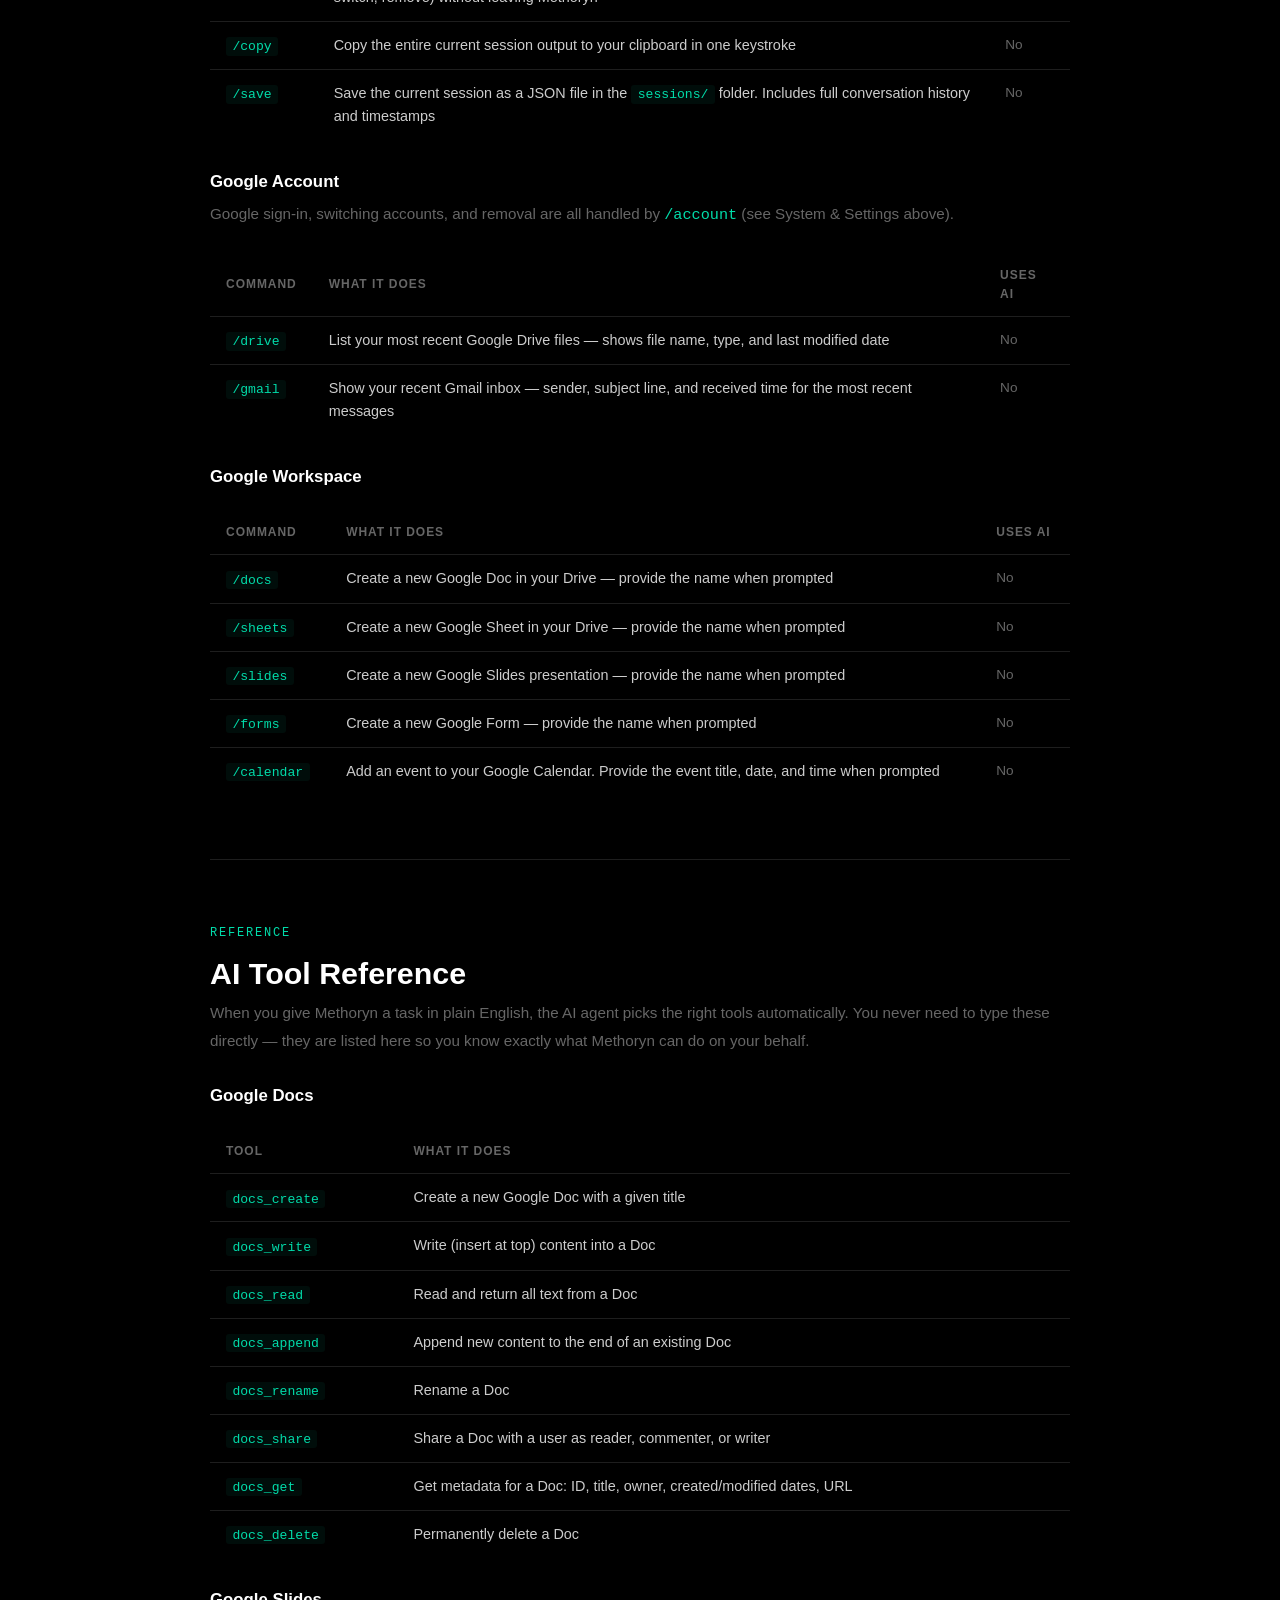
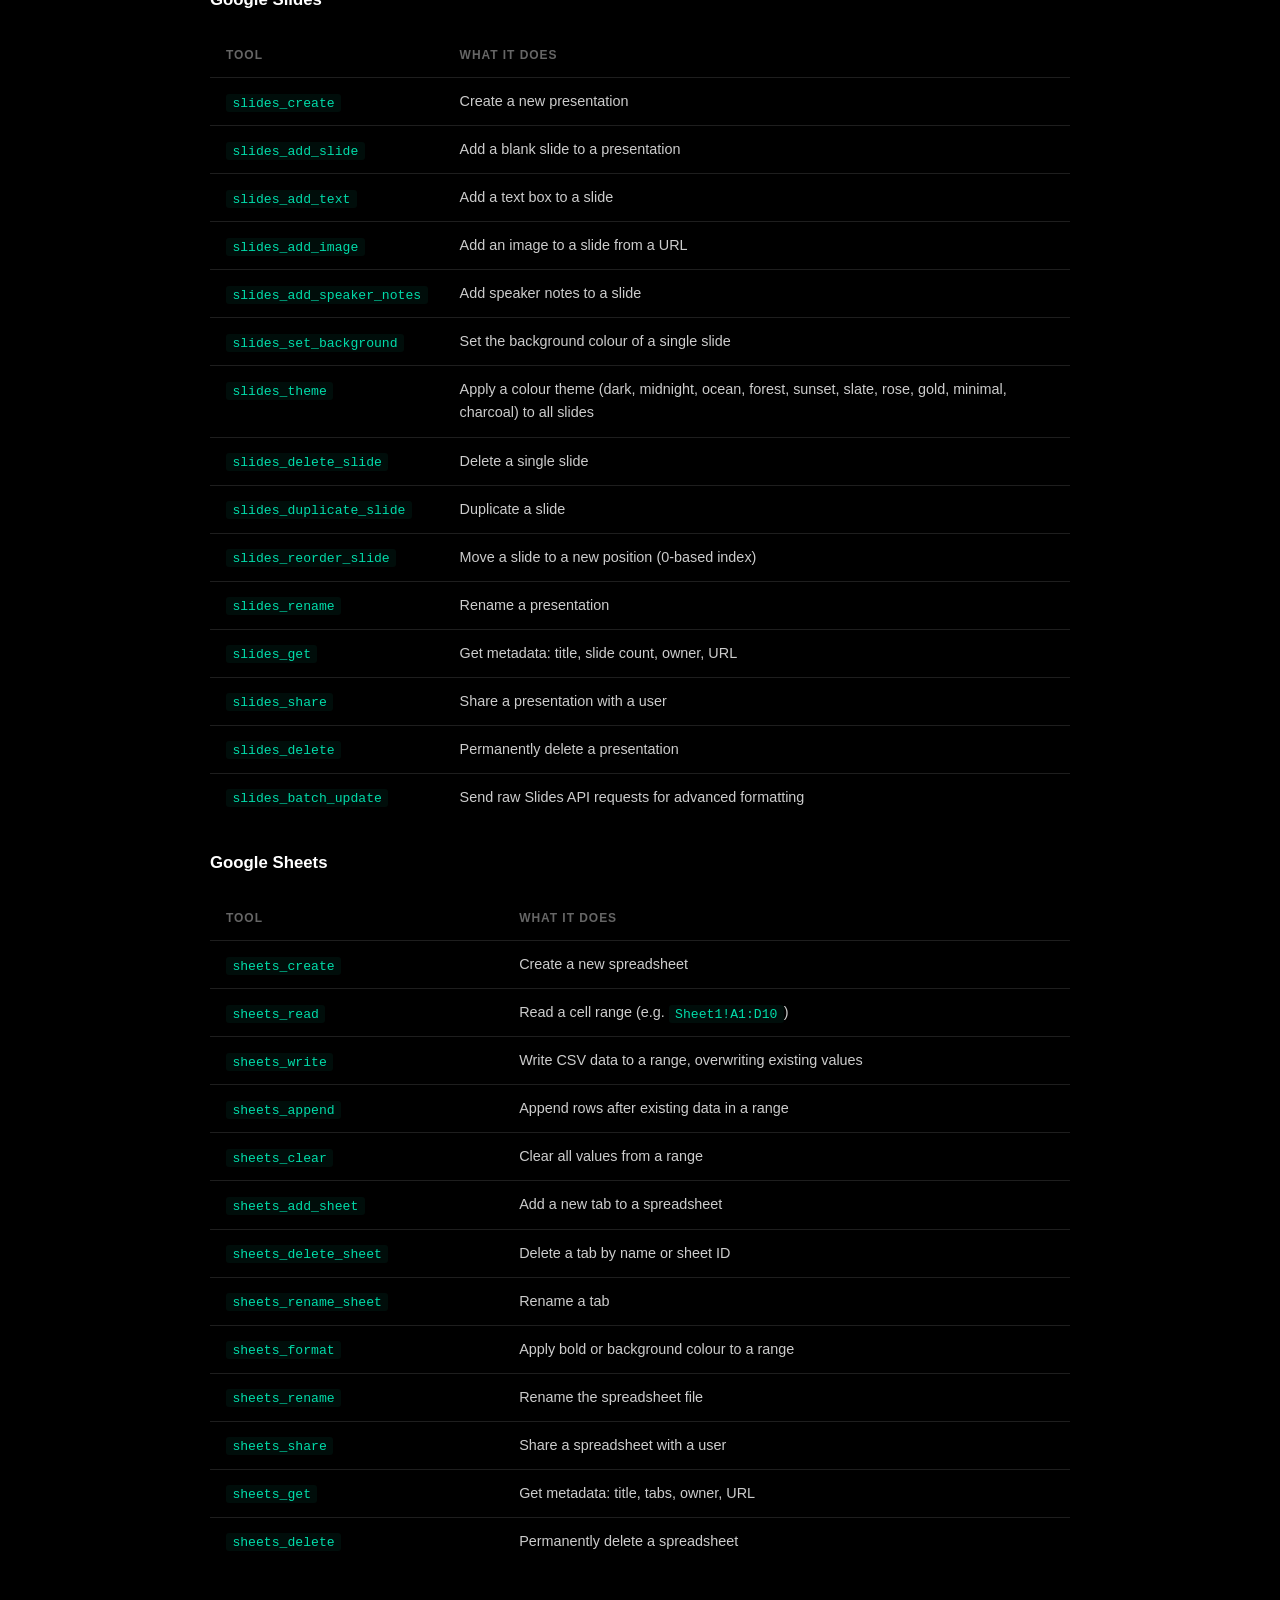
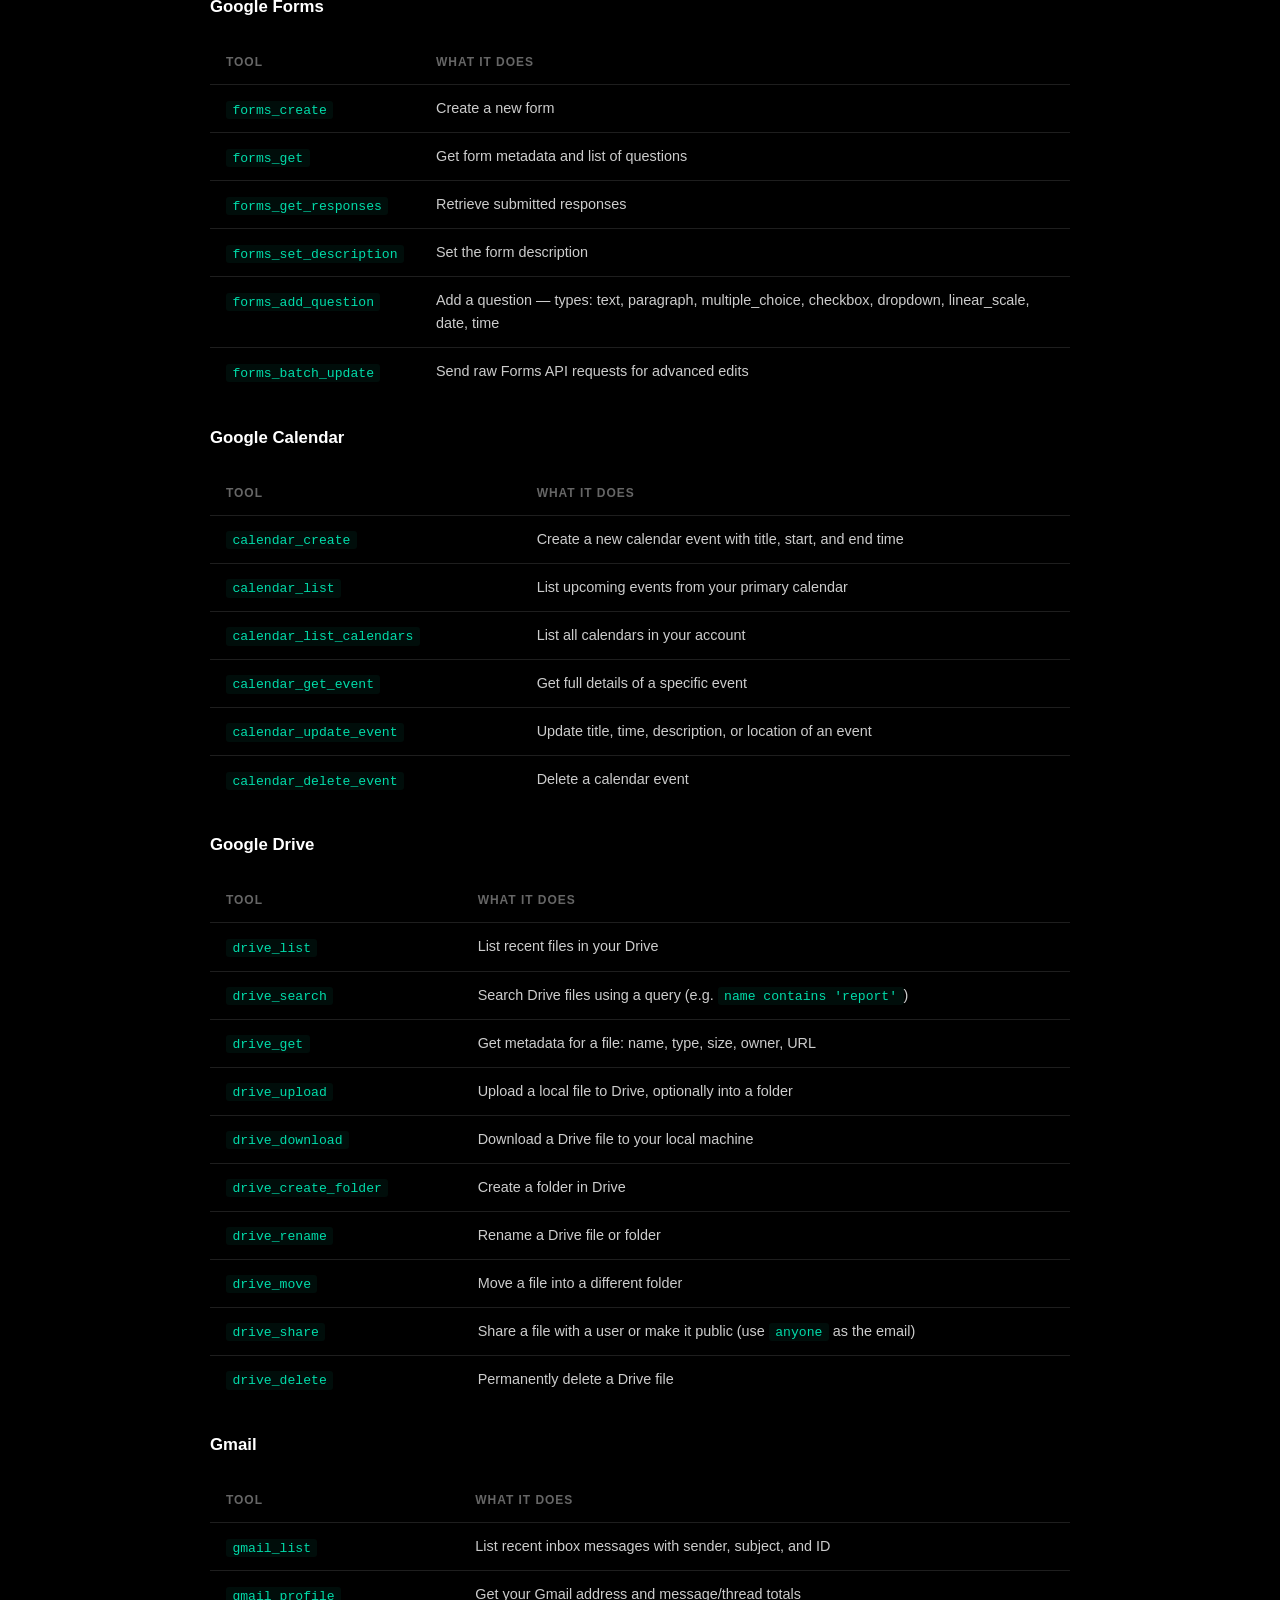
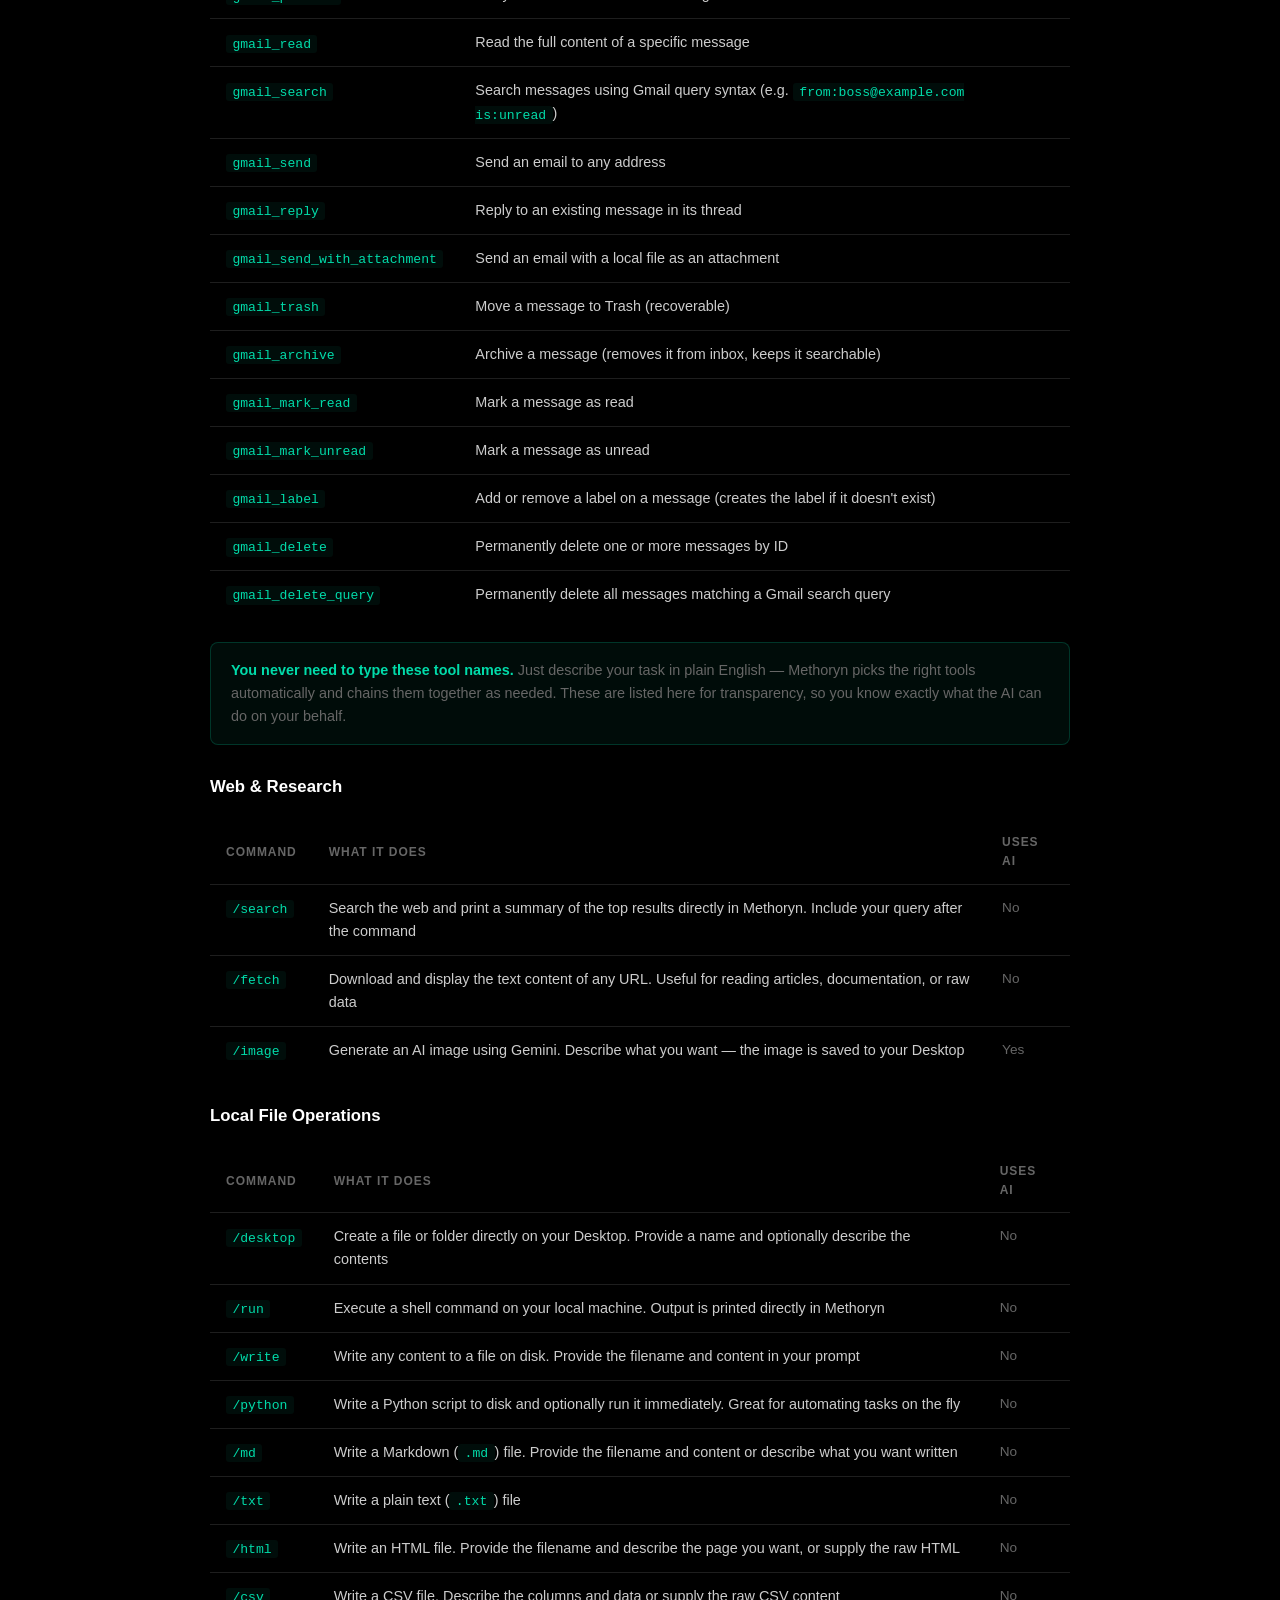
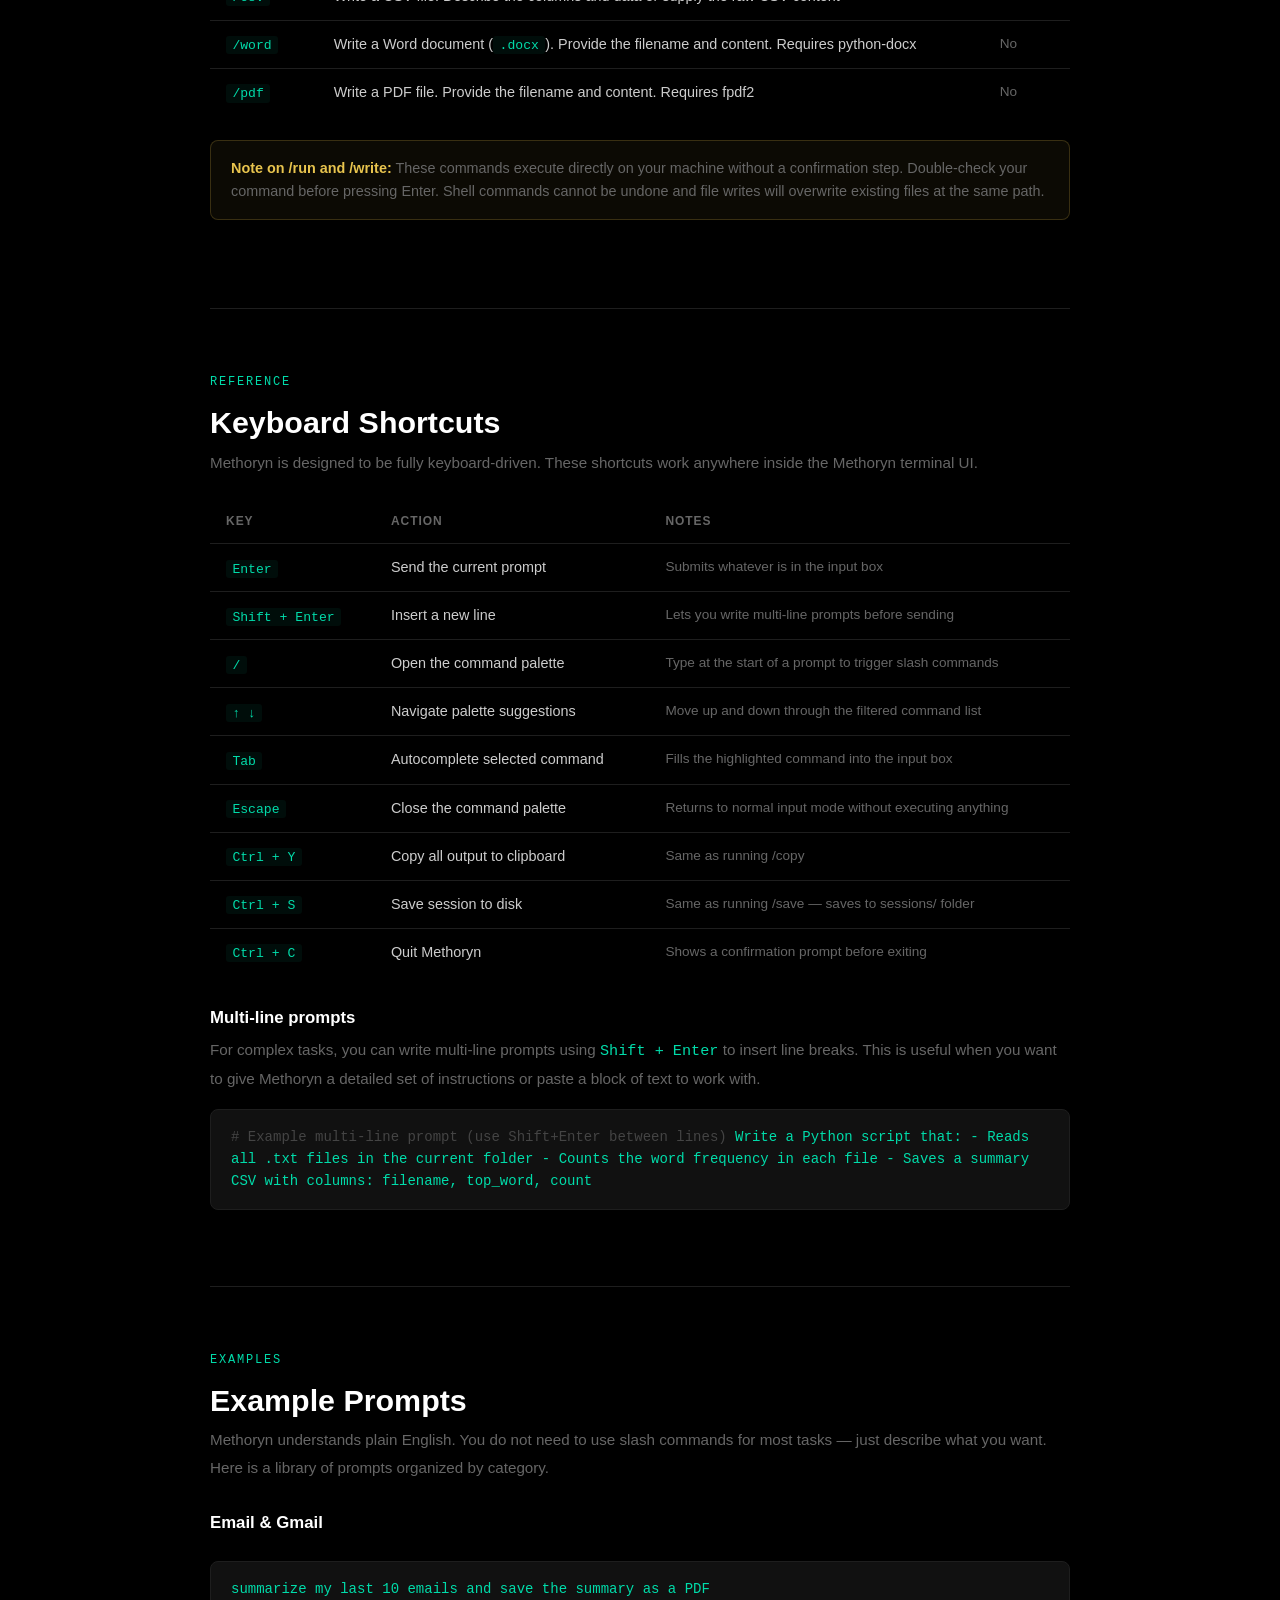
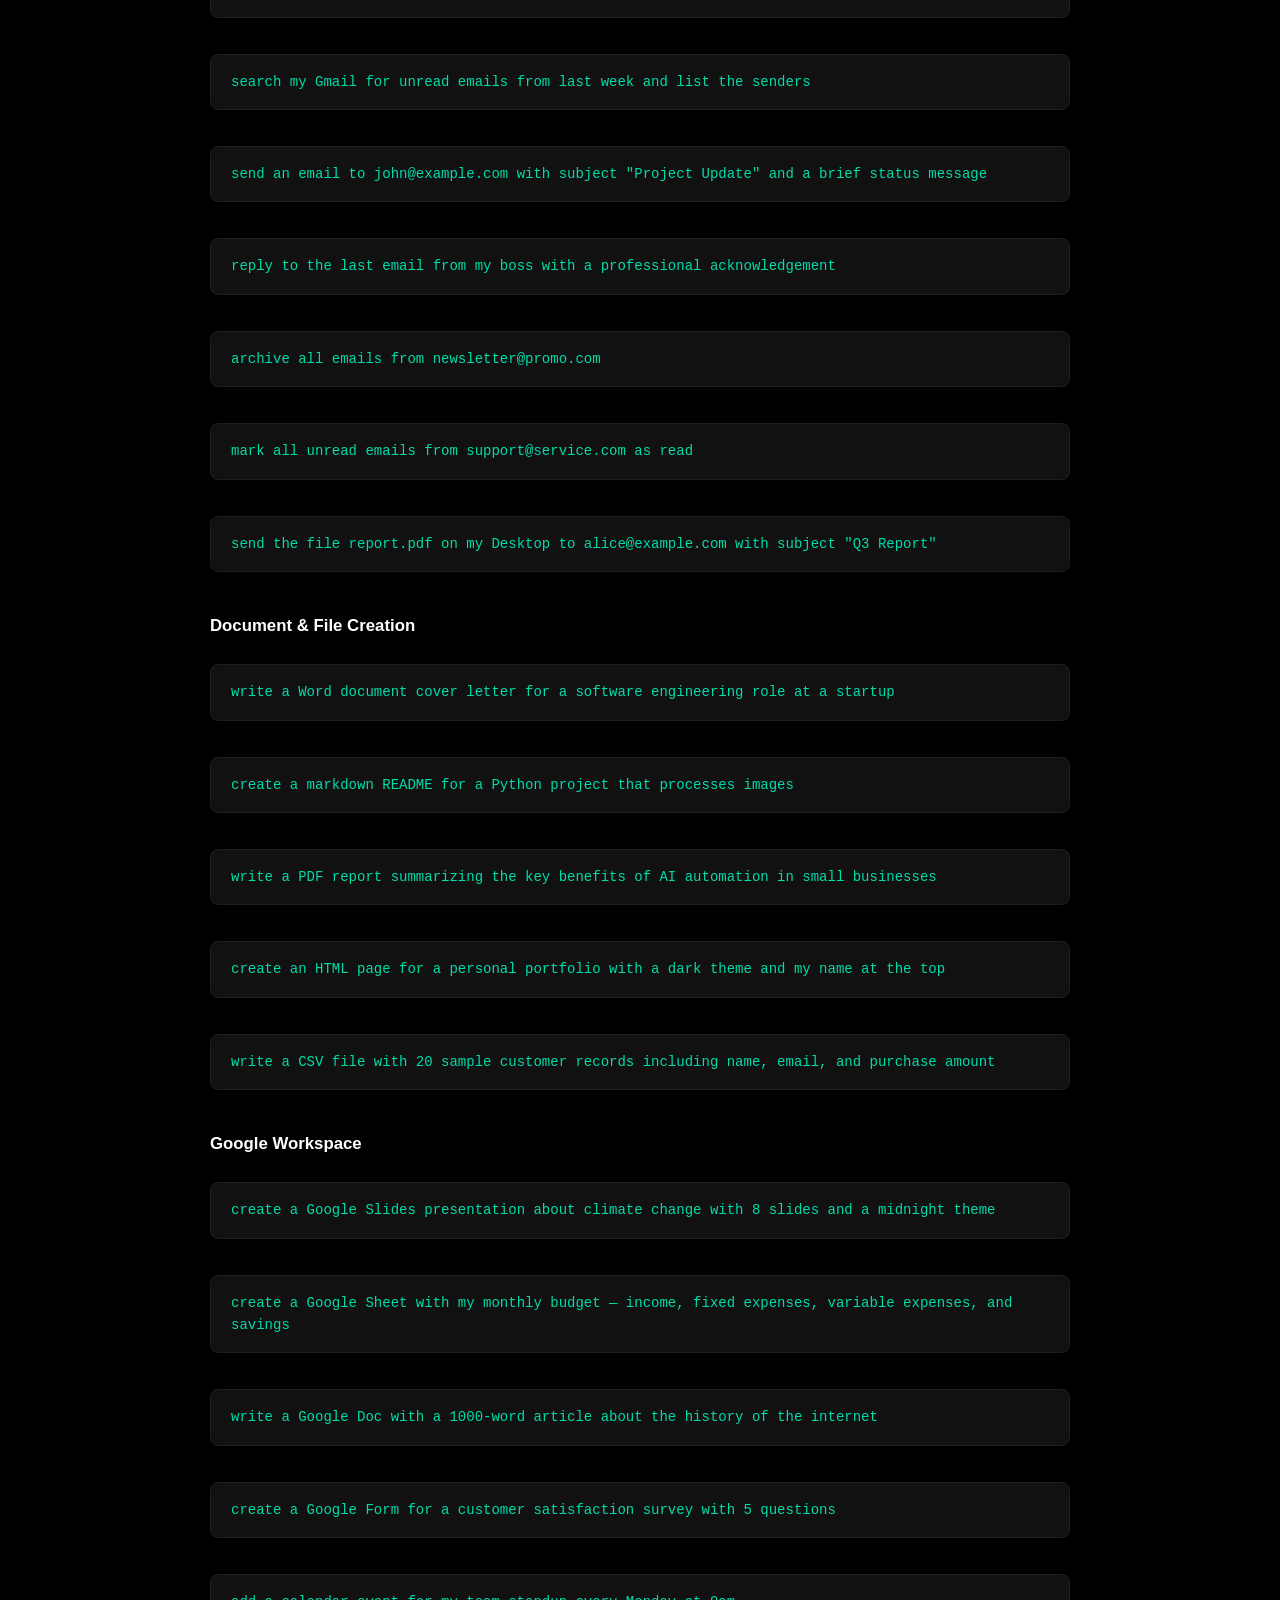
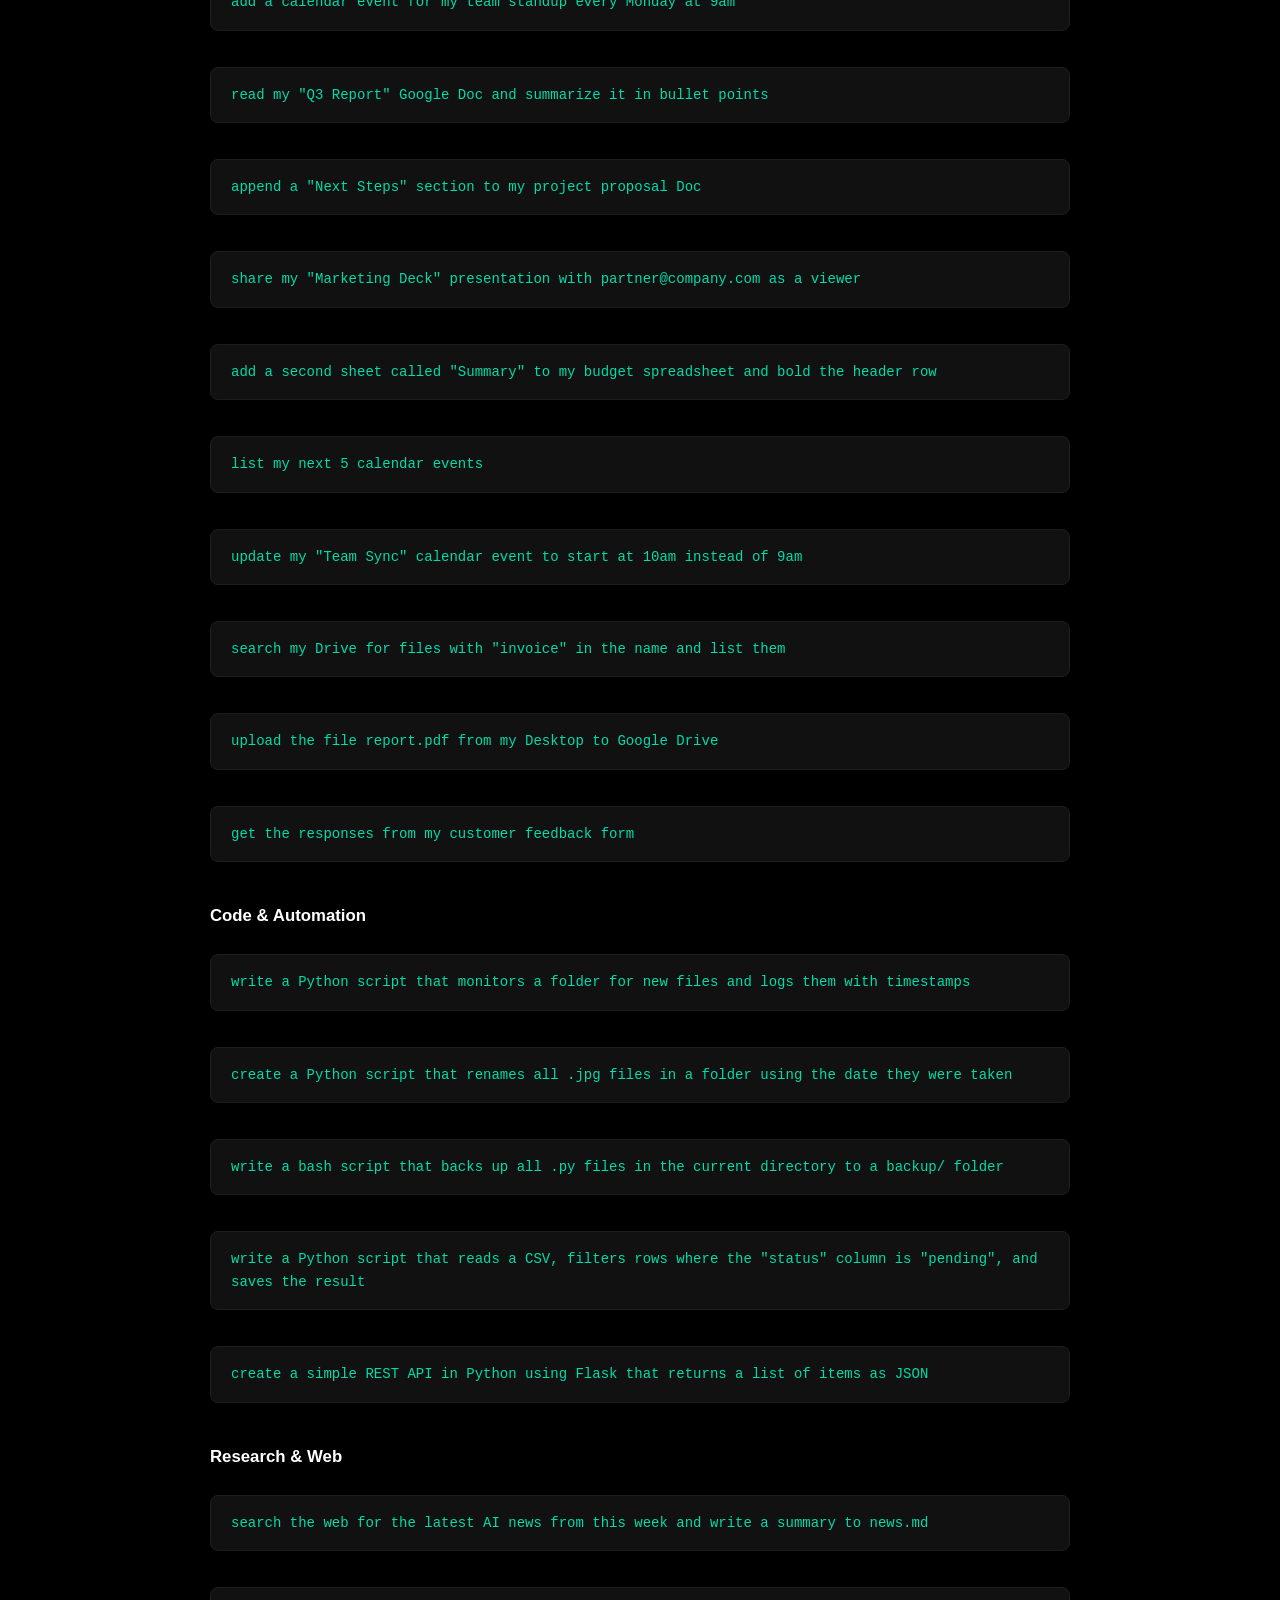
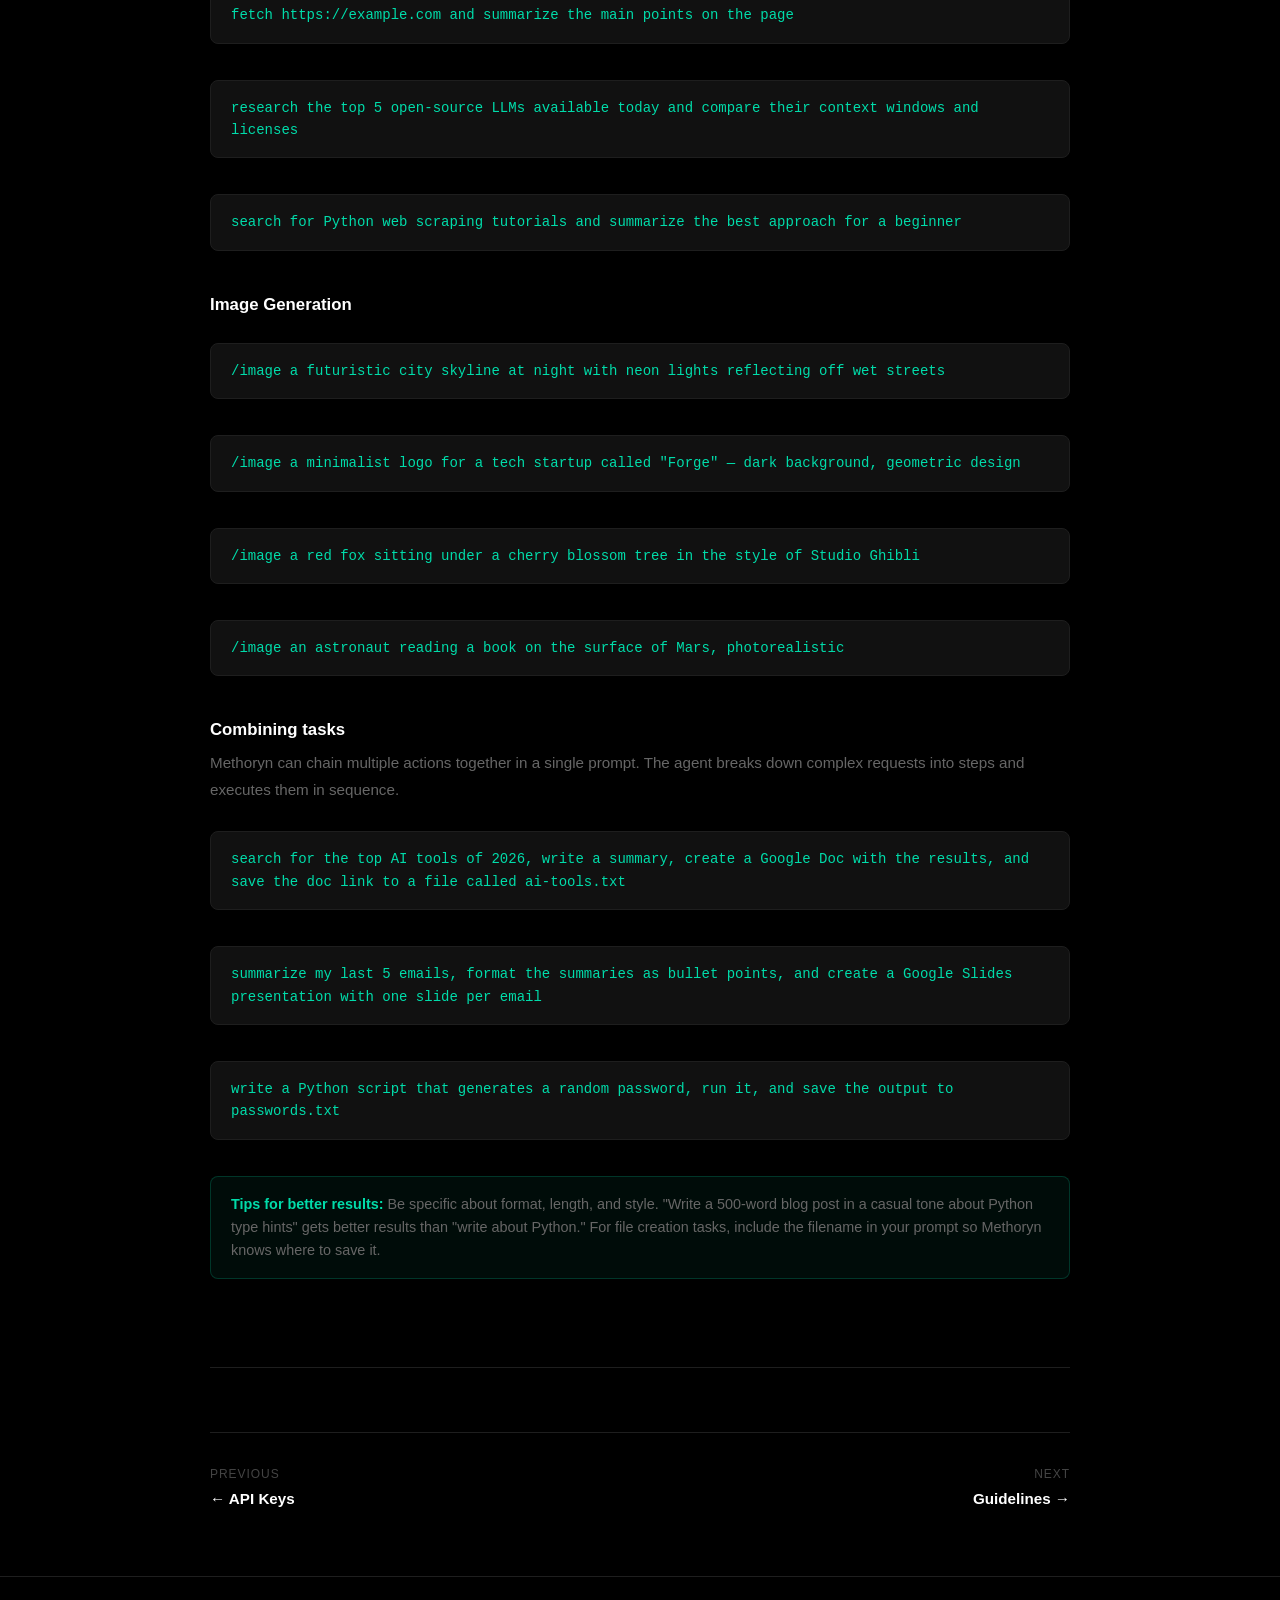
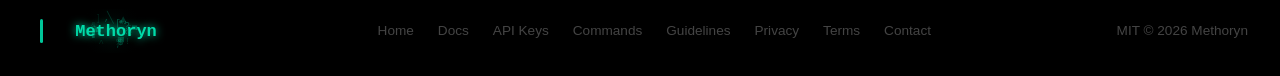
<file: commands.html>
<!DOCTYPE html>
<html lang="en">
<head>
  <meta charset="UTF-8"/>
  <meta name="viewport" content="width=device-width, initial-scale=1.0"/>
  <title>Commands — Methoryn</title>
  <meta name="description" content="Methoryn slash commands, keybindings, and example prompts — complete reference."/>
  <link rel="icon" type="image/svg+xml" href="favicon.svg"/>
  <link rel="stylesheet" href="style.css"/>
</head>
<body class="page">

  <!-- ── Nav ── -->
  <nav>
    <a class="nav-logo" href="index.html"><canvas id="Methoryn-logo-nav" style="display:block; width:160px; height:44px;"></canvas></a>
    <button class="nav-toggle" id="nav-toggle" aria-label="Open navigation menu" aria-expanded="false">
      <span></span><span></span><span></span>
    </button>
    <ul class="nav-links" id="nav-links">
      <li><a href="index.html">Home</a></li>
      <li><a href="api-keys.html">API Keys</a></li>
      <li><a href="commands.html" class="active">Commands</a></li>
      <li><a href="guidelines.html">Guidelines</a></li>
      <li><a href="https://pypi.org/project/Methoryn/#files" target="_blank" class="nav-download">⬇ Download</a></li>
      <li><a href="get-started.html" class="nav-cta">Get Started →</a></li>
    </ul>
  </nav>

  <!-- ── Page ── -->
  <div class="docs-page">
  <div class="docs-body">

    <div class="docs-hero">
      <div class="section-label">Reference</div>
      <h1>Commands &amp; Keybindings</h1>
      <p>Complete reference for every slash command Methoryn supports, all keyboard shortcuts, and a library of example prompts to get the most out of the tool.</p>
    </div>

    <!-- ── Command Palette ── -->
    <div class="docs-section" id="palette">
      <div class="section-label">Usage</div>
      <h2>The Command Palette</h2>
      <p>Methoryn's slash command system is built around a live command palette. Type <code style="color:var(--accent);">/</code> anywhere in the prompt input to open it. As you keep typing after the slash, the list filters in real time to matching commands.</p>

      <h3>How to use it</h3>
      <ul>
        <li>Type <code style="color:var(--accent);">/</code> to open the palette and see all available commands</li>
        <li>Continue typing to filter — <code style="color:var(--accent);">/doc</code> narrows down to <code>/docs</code>, <code>/desktop</code>, etc.</li>
        <li>Use <code style="color:var(--accent);">↑</code> and <code style="color:var(--accent);">↓</code> arrow keys to move through the suggestion list</li>
        <li>Press <code style="color:var(--accent);">Tab</code> to autocomplete the highlighted command into the input</li>
        <li>Press <code style="color:var(--accent);">Enter</code> to execute the selected command</li>
        <li>Press <code style="color:var(--accent);">Escape</code> to close the palette without executing</li>
      </ul>

      <h3>Commands with arguments</h3>
      <p>Some commands accept an inline argument after the command name. For example:</p>
      <div class="code-block"><span class="comment"># Search the web for a specific query</span>
/search latest news on AI regulation

<span class="comment"># Fetch and read a specific URL</span>
/fetch https://example.com/article

<span class="comment"># Generate an image from a description</span>
/image a red fox sitting in a snowy forest at dusk</div>
      <p>For commands that create files or documents, Methoryn will ask you for content via a follow-up prompt if you do not provide it inline.</p>
    </div>

    <!-- ── Full Command Reference ── -->
    <div class="docs-section" id="commands">
      <div class="section-label">Reference</div>
      <h2>Slash Command Reference</h2>
      <p>Every command available in Methoryn's command palette. Commands marked "Uses AI" send a request to an AI provider as part of their execution.</p>

      <h3>System &amp; Settings</h3>
      <table class="data-table">
        <thead>
          <tr><th>Command</th><th>What it does</th><th>Uses AI</th></tr>
        </thead>
        <tbody>
          <tr>
            <td><code>/help</code></td>
            <td>Display a summary of everything Methoryn can do, with quick examples for each category</td>
            <td class="td-dim">No</td>
          </tr>
          <tr>
            <td><code>/account</code></td>
            <td>Open the account manager — edit API keys for any provider and manage Google accounts (add, switch, remove) without leaving Methoryn</td>
            <td class="td-dim">No</td>
          </tr>
          <tr>
            <td><code>/copy</code></td>
            <td>Copy the entire current session output to your clipboard in one keystroke</td>
            <td class="td-dim">No</td>
          </tr>
          <tr>
            <td><code>/save</code></td>
            <td>Save the current session as a JSON file in the <code>sessions/</code> folder. Includes full conversation history and timestamps</td>
            <td class="td-dim">No</td>
          </tr>
        </tbody>
      </table>

      <h3>Google Account</h3>
      <p>Google sign-in, switching accounts, and removal are all handled by <code style="color:var(--accent);">/account</code> (see System &amp; Settings above).</p>
      <table class="data-table">
        <thead>
          <tr><th>Command</th><th>What it does</th><th>Uses AI</th></tr>
        </thead>
        <tbody>
          <tr>
            <td><code>/drive</code></td>
            <td>List your most recent Google Drive files — shows file name, type, and last modified date</td>
            <td class="td-dim">No</td>
          </tr>
          <tr>
            <td><code>/gmail</code></td>
            <td>Show your recent Gmail inbox — sender, subject line, and received time for the most recent messages</td>
            <td class="td-dim">No</td>
          </tr>
        </tbody>
      </table>

      <h3>Google Workspace</h3>
      <table class="data-table">
        <thead>
          <tr><th>Command</th><th>What it does</th><th>Uses AI</th></tr>
        </thead>
        <tbody>
          <tr>
            <td><code>/docs</code></td>
            <td>Create a new Google Doc in your Drive — provide the name when prompted</td>
            <td class="td-dim">No</td>
          </tr>
          <tr>
            <td><code>/sheets</code></td>
            <td>Create a new Google Sheet in your Drive — provide the name when prompted</td>
            <td class="td-dim">No</td>
          </tr>
          <tr>
            <td><code>/slides</code></td>
            <td>Create a new Google Slides presentation — provide the name when prompted</td>
            <td class="td-dim">No</td>
          </tr>
          <tr>
            <td><code>/forms</code></td>
            <td>Create a new Google Form — provide the name when prompted</td>
            <td class="td-dim">No</td>
          </tr>
          <tr>
            <td><code>/calendar</code></td>
            <td>Add an event to your Google Calendar. Provide the event title, date, and time when prompted</td>
            <td class="td-dim">No</td>
          </tr>
        </tbody>
      </table>

    </div>

    <!-- ── AI Tool Reference ── -->
    <div class="docs-section" id="ai-tools">
      <div class="section-label">Reference</div>
      <h2>AI Tool Reference</h2>
      <p>When you give Methoryn a task in plain English, the AI agent picks the right tools automatically. You never need to type these directly — they are listed here so you know exactly what Methoryn can do on your behalf.</p>

      <h3>Google Docs</h3>
      <table class="data-table">
        <thead><tr><th>Tool</th><th>What it does</th></tr></thead>
        <tbody>
          <tr><td><code>docs_create</code></td><td>Create a new Google Doc with a given title</td></tr>
          <tr><td><code>docs_write</code></td><td>Write (insert at top) content into a Doc</td></tr>
          <tr><td><code>docs_read</code></td><td>Read and return all text from a Doc</td></tr>
          <tr><td><code>docs_append</code></td><td>Append new content to the end of an existing Doc</td></tr>
          <tr><td><code>docs_rename</code></td><td>Rename a Doc</td></tr>
          <tr><td><code>docs_share</code></td><td>Share a Doc with a user as reader, commenter, or writer</td></tr>
          <tr><td><code>docs_get</code></td><td>Get metadata for a Doc: ID, title, owner, created/modified dates, URL</td></tr>
          <tr><td><code>docs_delete</code></td><td>Permanently delete a Doc</td></tr>
        </tbody>
      </table>

      <h3>Google Slides</h3>
      <table class="data-table">
        <thead><tr><th>Tool</th><th>What it does</th></tr></thead>
        <tbody>
          <tr><td><code>slides_create</code></td><td>Create a new presentation</td></tr>
          <tr><td><code>slides_add_slide</code></td><td>Add a blank slide to a presentation</td></tr>
          <tr><td><code>slides_add_text</code></td><td>Add a text box to a slide</td></tr>
          <tr><td><code>slides_add_image</code></td><td>Add an image to a slide from a URL</td></tr>
          <tr><td><code>slides_add_speaker_notes</code></td><td>Add speaker notes to a slide</td></tr>
          <tr><td><code>slides_set_background</code></td><td>Set the background colour of a single slide</td></tr>
          <tr><td><code>slides_theme</code></td><td>Apply a colour theme (dark, midnight, ocean, forest, sunset, slate, rose, gold, minimal, charcoal) to all slides</td></tr>
          <tr><td><code>slides_delete_slide</code></td><td>Delete a single slide</td></tr>
          <tr><td><code>slides_duplicate_slide</code></td><td>Duplicate a slide</td></tr>
          <tr><td><code>slides_reorder_slide</code></td><td>Move a slide to a new position (0-based index)</td></tr>
          <tr><td><code>slides_rename</code></td><td>Rename a presentation</td></tr>
          <tr><td><code>slides_get</code></td><td>Get metadata: title, slide count, owner, URL</td></tr>
          <tr><td><code>slides_share</code></td><td>Share a presentation with a user</td></tr>
          <tr><td><code>slides_delete</code></td><td>Permanently delete a presentation</td></tr>
          <tr><td><code>slides_batch_update</code></td><td>Send raw Slides API requests for advanced formatting</td></tr>
        </tbody>
      </table>

      <h3>Google Sheets</h3>
      <table class="data-table">
        <thead><tr><th>Tool</th><th>What it does</th></tr></thead>
        <tbody>
          <tr><td><code>sheets_create</code></td><td>Create a new spreadsheet</td></tr>
          <tr><td><code>sheets_read</code></td><td>Read a cell range (e.g. <code>Sheet1!A1:D10</code>)</td></tr>
          <tr><td><code>sheets_write</code></td><td>Write CSV data to a range, overwriting existing values</td></tr>
          <tr><td><code>sheets_append</code></td><td>Append rows after existing data in a range</td></tr>
          <tr><td><code>sheets_clear</code></td><td>Clear all values from a range</td></tr>
          <tr><td><code>sheets_add_sheet</code></td><td>Add a new tab to a spreadsheet</td></tr>
          <tr><td><code>sheets_delete_sheet</code></td><td>Delete a tab by name or sheet ID</td></tr>
          <tr><td><code>sheets_rename_sheet</code></td><td>Rename a tab</td></tr>
          <tr><td><code>sheets_format</code></td><td>Apply bold or background colour to a range</td></tr>
          <tr><td><code>sheets_rename</code></td><td>Rename the spreadsheet file</td></tr>
          <tr><td><code>sheets_share</code></td><td>Share a spreadsheet with a user</td></tr>
          <tr><td><code>sheets_get</code></td><td>Get metadata: title, tabs, owner, URL</td></tr>
          <tr><td><code>sheets_delete</code></td><td>Permanently delete a spreadsheet</td></tr>
        </tbody>
      </table>

      <h3>Google Forms</h3>
      <table class="data-table">
        <thead><tr><th>Tool</th><th>What it does</th></tr></thead>
        <tbody>
          <tr><td><code>forms_create</code></td><td>Create a new form</td></tr>
          <tr><td><code>forms_get</code></td><td>Get form metadata and list of questions</td></tr>
          <tr><td><code>forms_get_responses</code></td><td>Retrieve submitted responses</td></tr>
          <tr><td><code>forms_set_description</code></td><td>Set the form description</td></tr>
          <tr><td><code>forms_add_question</code></td><td>Add a question — types: text, paragraph, multiple_choice, checkbox, dropdown, linear_scale, date, time</td></tr>
          <tr><td><code>forms_batch_update</code></td><td>Send raw Forms API requests for advanced edits</td></tr>
        </tbody>
      </table>

      <h3>Google Calendar</h3>
      <table class="data-table">
        <thead><tr><th>Tool</th><th>What it does</th></tr></thead>
        <tbody>
          <tr><td><code>calendar_create</code></td><td>Create a new calendar event with title, start, and end time</td></tr>
          <tr><td><code>calendar_list</code></td><td>List upcoming events from your primary calendar</td></tr>
          <tr><td><code>calendar_list_calendars</code></td><td>List all calendars in your account</td></tr>
          <tr><td><code>calendar_get_event</code></td><td>Get full details of a specific event</td></tr>
          <tr><td><code>calendar_update_event</code></td><td>Update title, time, description, or location of an event</td></tr>
          <tr><td><code>calendar_delete_event</code></td><td>Delete a calendar event</td></tr>
        </tbody>
      </table>

      <h3>Google Drive</h3>
      <table class="data-table">
        <thead><tr><th>Tool</th><th>What it does</th></tr></thead>
        <tbody>
          <tr><td><code>drive_list</code></td><td>List recent files in your Drive</td></tr>
          <tr><td><code>drive_search</code></td><td>Search Drive files using a query (e.g. <code>name contains 'report'</code>)</td></tr>
          <tr><td><code>drive_get</code></td><td>Get metadata for a file: name, type, size, owner, URL</td></tr>
          <tr><td><code>drive_upload</code></td><td>Upload a local file to Drive, optionally into a folder</td></tr>
          <tr><td><code>drive_download</code></td><td>Download a Drive file to your local machine</td></tr>
          <tr><td><code>drive_create_folder</code></td><td>Create a folder in Drive</td></tr>
          <tr><td><code>drive_rename</code></td><td>Rename a Drive file or folder</td></tr>
          <tr><td><code>drive_move</code></td><td>Move a file into a different folder</td></tr>
          <tr><td><code>drive_share</code></td><td>Share a file with a user or make it public (use <code>anyone</code> as the email)</td></tr>
          <tr><td><code>drive_delete</code></td><td>Permanently delete a Drive file</td></tr>
        </tbody>
      </table>

      <h3>Gmail</h3>
      <table class="data-table">
        <thead><tr><th>Tool</th><th>What it does</th></tr></thead>
        <tbody>
          <tr><td><code>gmail_list</code></td><td>List recent inbox messages with sender, subject, and ID</td></tr>
          <tr><td><code>gmail_profile</code></td><td>Get your Gmail address and message/thread totals</td></tr>
          <tr><td><code>gmail_read</code></td><td>Read the full content of a specific message</td></tr>
          <tr><td><code>gmail_search</code></td><td>Search messages using Gmail query syntax (e.g. <code>from:boss@example.com is:unread</code>)</td></tr>
          <tr><td><code>gmail_send</code></td><td>Send an email to any address</td></tr>
          <tr><td><code>gmail_reply</code></td><td>Reply to an existing message in its thread</td></tr>
          <tr><td><code>gmail_send_with_attachment</code></td><td>Send an email with a local file as an attachment</td></tr>
          <tr><td><code>gmail_trash</code></td><td>Move a message to Trash (recoverable)</td></tr>
          <tr><td><code>gmail_archive</code></td><td>Archive a message (removes it from inbox, keeps it searchable)</td></tr>
          <tr><td><code>gmail_mark_read</code></td><td>Mark a message as read</td></tr>
          <tr><td><code>gmail_mark_unread</code></td><td>Mark a message as unread</td></tr>
          <tr><td><code>gmail_label</code></td><td>Add or remove a label on a message (creates the label if it doesn't exist)</td></tr>
          <tr><td><code>gmail_delete</code></td><td>Permanently delete one or more messages by ID</td></tr>
          <tr><td><code>gmail_delete_query</code></td><td>Permanently delete all messages matching a Gmail search query</td></tr>
        </tbody>
      </table>

      <div class="docs-tip">
        <strong>You never need to type these tool names.</strong> Just describe your task in plain English — Methoryn picks the right tools automatically and chains them together as needed. These are listed here for transparency, so you know exactly what the AI can do on your behalf.
      </div>

      <h3>Web &amp; Research</h3>
      <table class="data-table">
        <thead>
          <tr><th>Command</th><th>What it does</th><th>Uses AI</th></tr>
        </thead>
        <tbody>
          <tr>
            <td><code>/search</code></td>
            <td>Search the web and print a summary of the top results directly in Methoryn. Include your query after the command</td>
            <td class="td-dim">No</td>
          </tr>
          <tr>
            <td><code>/fetch</code></td>
            <td>Download and display the text content of any URL. Useful for reading articles, documentation, or raw data</td>
            <td class="td-dim">No</td>
          </tr>
          <tr>
            <td><code>/image</code></td>
            <td>Generate an AI image using Gemini. Describe what you want — the image is saved to your Desktop</td>
            <td class="td-dim">Yes</td>
          </tr>
        </tbody>
      </table>

      <h3>Local File Operations</h3>
      <table class="data-table">
        <thead>
          <tr><th>Command</th><th>What it does</th><th>Uses AI</th></tr>
        </thead>
        <tbody>
          <tr>
            <td><code>/desktop</code></td>
            <td>Create a file or folder directly on your Desktop. Provide a name and optionally describe the contents</td>
            <td class="td-dim">No</td>
          </tr>
          <tr>
            <td><code>/run</code></td>
            <td>Execute a shell command on your local machine. Output is printed directly in Methoryn</td>
            <td class="td-dim">No</td>
          </tr>
          <tr>
            <td><code>/write</code></td>
            <td>Write any content to a file on disk. Provide the filename and content in your prompt</td>
            <td class="td-dim">No</td>
          </tr>
          <tr>
            <td><code>/python</code></td>
            <td>Write a Python script to disk and optionally run it immediately. Great for automating tasks on the fly</td>
            <td class="td-dim">No</td>
          </tr>
          <tr>
            <td><code>/md</code></td>
            <td>Write a Markdown (<code>.md</code>) file. Provide the filename and content or describe what you want written</td>
            <td class="td-dim">No</td>
          </tr>
          <tr>
            <td><code>/txt</code></td>
            <td>Write a plain text (<code>.txt</code>) file</td>
            <td class="td-dim">No</td>
          </tr>
          <tr>
            <td><code>/html</code></td>
            <td>Write an HTML file. Provide the filename and describe the page you want, or supply the raw HTML</td>
            <td class="td-dim">No</td>
          </tr>
          <tr>
            <td><code>/csv</code></td>
            <td>Write a CSV file. Describe the columns and data or supply the raw CSV content</td>
            <td class="td-dim">No</td>
          </tr>
          <tr>
            <td><code>/word</code></td>
            <td>Write a Word document (<code>.docx</code>). Provide the filename and content. Requires python-docx</td>
            <td class="td-dim">No</td>
          </tr>
          <tr>
            <td><code>/pdf</code></td>
            <td>Write a PDF file. Provide the filename and content. Requires fpdf2</td>
            <td class="td-dim">No</td>
          </tr>
        </tbody>
      </table>

      <div class="docs-warn">
        <strong>Note on /run and /write:</strong> These commands execute directly on your machine without a confirmation step. Double-check your command before pressing Enter. Shell commands cannot be undone and file writes will overwrite existing files at the same path.
      </div>
    </div>

    <!-- ── Keybindings ── -->
    <div class="docs-section" id="keybindings">
      <div class="section-label">Reference</div>
      <h2>Keyboard Shortcuts</h2>
      <p>Methoryn is designed to be fully keyboard-driven. These shortcuts work anywhere inside the Methoryn terminal UI.</p>

      <table class="data-table">
        <thead>
          <tr><th>Key</th><th>Action</th><th>Notes</th></tr>
        </thead>
        <tbody>
          <tr>
            <td><code>Enter</code></td>
            <td>Send the current prompt</td>
            <td class="td-dim">Submits whatever is in the input box</td>
          </tr>
          <tr>
            <td><code>Shift + Enter</code></td>
            <td>Insert a new line</td>
            <td class="td-dim">Lets you write multi-line prompts before sending</td>
          </tr>
          <tr>
            <td><code>/</code></td>
            <td>Open the command palette</td>
            <td class="td-dim">Type at the start of a prompt to trigger slash commands</td>
          </tr>
          <tr>
            <td><code>↑ ↓</code></td>
            <td>Navigate palette suggestions</td>
            <td class="td-dim">Move up and down through the filtered command list</td>
          </tr>
          <tr>
            <td><code>Tab</code></td>
            <td>Autocomplete selected command</td>
            <td class="td-dim">Fills the highlighted command into the input box</td>
          </tr>
          <tr>
            <td><code>Escape</code></td>
            <td>Close the command palette</td>
            <td class="td-dim">Returns to normal input mode without executing anything</td>
          </tr>
          <tr>
            <td><code>Ctrl + Y</code></td>
            <td>Copy all output to clipboard</td>
            <td class="td-dim">Same as running /copy</td>
          </tr>
          <tr>
            <td><code>Ctrl + S</code></td>
            <td>Save session to disk</td>
            <td class="td-dim">Same as running /save — saves to sessions/ folder</td>
          </tr>
          <tr>
            <td><code>Ctrl + C</code></td>
            <td>Quit Methoryn</td>
            <td class="td-dim">Shows a confirmation prompt before exiting</td>
          </tr>
        </tbody>
      </table>

      <h3>Multi-line prompts</h3>
      <p>For complex tasks, you can write multi-line prompts using <code style="color:var(--accent);">Shift + Enter</code> to insert line breaks. This is useful when you want to give Methoryn a detailed set of instructions or paste a block of text to work with.</p>
      <div class="code-block"><span class="comment"># Example multi-line prompt (use Shift+Enter between lines)</span>
Write a Python script that:
- Reads all .txt files in the current folder
- Counts the word frequency in each file
- Saves a summary CSV with columns: filename, top_word, count</div>
    </div>

    <!-- ── Example Prompts ── -->
    <div class="docs-section" id="prompts">
      <div class="section-label">Examples</div>
      <h2>Example Prompts</h2>
      <p>Methoryn understands plain English. You do not need to use slash commands for most tasks — just describe what you want. Here is a library of prompts organized by category.</p>

      <h3>Email &amp; Gmail</h3>
      <div style="display:flex; flex-direction:column; gap:0.75rem; margin-top:1rem;">
        <div class="code-block">summarize my last 10 emails and save the summary as a PDF</div>
        <div class="code-block">search my Gmail for unread emails from last week and list the senders</div>
        <div class="code-block">send an email to john@example.com with subject "Project Update" and a brief status message</div>
        <div class="code-block">reply to the last email from my boss with a professional acknowledgement</div>
        <div class="code-block">archive all emails from newsletter@promo.com</div>
        <div class="code-block">mark all unread emails from support@service.com as read</div>
        <div class="code-block">send the file report.pdf on my Desktop to alice@example.com with subject "Q3 Report"</div>
      </div>

      <h3>Document &amp; File Creation</h3>
      <div style="display:flex; flex-direction:column; gap:0.75rem; margin-top:1rem;">
        <div class="code-block">write a Word document cover letter for a software engineering role at a startup</div>
        <div class="code-block">create a markdown README for a Python project that processes images</div>
        <div class="code-block">write a PDF report summarizing the key benefits of AI automation in small businesses</div>
        <div class="code-block">create an HTML page for a personal portfolio with a dark theme and my name at the top</div>
        <div class="code-block">write a CSV file with 20 sample customer records including name, email, and purchase amount</div>
      </div>

      <h3>Google Workspace</h3>
      <div style="display:flex; flex-direction:column; gap:0.75rem; margin-top:1rem;">
        <div class="code-block">create a Google Slides presentation about climate change with 8 slides and a midnight theme</div>
        <div class="code-block">create a Google Sheet with my monthly budget — income, fixed expenses, variable expenses, and savings</div>
        <div class="code-block">write a Google Doc with a 1000-word article about the history of the internet</div>
        <div class="code-block">create a Google Form for a customer satisfaction survey with 5 questions</div>
        <div class="code-block">add a calendar event for my team standup every Monday at 9am</div>
        <div class="code-block">read my "Q3 Report" Google Doc and summarize it in bullet points</div>
        <div class="code-block">append a "Next Steps" section to my project proposal Doc</div>
        <div class="code-block">share my "Marketing Deck" presentation with partner@company.com as a viewer</div>
        <div class="code-block">add a second sheet called "Summary" to my budget spreadsheet and bold the header row</div>
        <div class="code-block">list my next 5 calendar events</div>
        <div class="code-block">update my "Team Sync" calendar event to start at 10am instead of 9am</div>
        <div class="code-block">search my Drive for files with "invoice" in the name and list them</div>
        <div class="code-block">upload the file report.pdf from my Desktop to Google Drive</div>
        <div class="code-block">get the responses from my customer feedback form</div>
      </div>

      <h3>Code &amp; Automation</h3>
      <div style="display:flex; flex-direction:column; gap:0.75rem; margin-top:1rem;">
        <div class="code-block">write a Python script that monitors a folder for new files and logs them with timestamps</div>
        <div class="code-block">create a Python script that renames all .jpg files in a folder using the date they were taken</div>
        <div class="code-block">write a bash script that backs up all .py files in the current directory to a backup/ folder</div>
        <div class="code-block">write a Python script that reads a CSV, filters rows where the "status" column is "pending", and saves the result</div>
        <div class="code-block">create a simple REST API in Python using Flask that returns a list of items as JSON</div>
      </div>

      <h3>Research &amp; Web</h3>
      <div style="display:flex; flex-direction:column; gap:0.75rem; margin-top:1rem;">
        <div class="code-block">search the web for the latest AI news from this week and write a summary to news.md</div>
        <div class="code-block">fetch https://example.com and summarize the main points on the page</div>
        <div class="code-block">research the top 5 open-source LLMs available today and compare their context windows and licenses</div>
        <div class="code-block">search for Python web scraping tutorials and summarize the best approach for a beginner</div>
      </div>

      <h3>Image Generation</h3>
      <div style="display:flex; flex-direction:column; gap:0.75rem; margin-top:1rem;">
        <div class="code-block">/image a futuristic city skyline at night with neon lights reflecting off wet streets</div>
        <div class="code-block">/image a minimalist logo for a tech startup called "Forge" — dark background, geometric design</div>
        <div class="code-block">/image a red fox sitting under a cherry blossom tree in the style of Studio Ghibli</div>
        <div class="code-block">/image an astronaut reading a book on the surface of Mars, photorealistic</div>
      </div>

      <h3>Combining tasks</h3>
      <p>Methoryn can chain multiple actions together in a single prompt. The agent breaks down complex requests into steps and executes them in sequence.</p>
      <div style="display:flex; flex-direction:column; gap:0.75rem; margin-top:1rem;">
        <div class="code-block">search for the top AI tools of 2026, write a summary, create a Google Doc with the results, and save the doc link to a file called ai-tools.txt</div>
        <div class="code-block">summarize my last 5 emails, format the summaries as bullet points, and create a Google Slides presentation with one slide per email</div>
        <div class="code-block">write a Python script that generates a random password, run it, and save the output to passwords.txt</div>
      </div>

      <div class="docs-tip">
        <strong>Tips for better results:</strong> Be specific about format, length, and style. "Write a 500-word blog post in a casual tone about Python type hints" gets better results than "write about Python." For file creation tasks, include the filename in your prompt so Methoryn knows where to save it.
      </div>
    </div>

    <!-- ── Page nav ── -->
    <div class="page-nav">
      <a href="api-keys.html">
        <span class="nav-label">Previous</span>
        <span class="nav-title">← API Keys</span>
      </a>
      <a href="guidelines.html" class="next">
        <span class="nav-label">Next</span>
        <span class="nav-title">Guidelines →</span>
      </a>
    </div>

  </div>
  </div>

  <!-- ── Footer ── -->
  <footer>
    <canvas id="Methoryn-logo-footer" style="display:block;"></canvas>
    <div class="footer-links">
      <a href="index.html">Home</a>
      <a href="get-started.html">Docs</a>
      <a href="api-keys.html">API Keys</a>
      <a href="commands.html">Commands</a>
      <a href="guidelines.html">Guidelines</a>
      <a href="privacy.html">Privacy</a>
      <a href="terms.html">Terms</a>
      <a href="mailto:Anvyl.cli@gmail.com">Contact</a>
    </div>
    <span class="footer-copy">MIT © 2026 Methoryn</span>
  </footer>

  <script src="logo.js"></script>
  <script>
    document.addEventListener('DOMContentLoaded', function() {
      window.initMethorynLogo('Methoryn-logo-nav');
      window.initMethorynLogo('Methoryn-logo-footer');
      var toggle = document.getElementById('nav-toggle');
      var links  = document.getElementById('nav-links');
      if (toggle && links) {
        toggle.addEventListener('click', function() {
          var open = links.classList.toggle('open');
          toggle.classList.toggle('open', open);
          toggle.setAttribute('aria-expanded', open);
        });
        links.querySelectorAll('a').forEach(function(a) {
          a.addEventListener('click', function() {
            links.classList.remove('open');
            toggle.classList.remove('open');
            toggle.setAttribute('aria-expanded', 'false');
          });
        });
      }
    });
  </script>
</body>
</html>
</file>
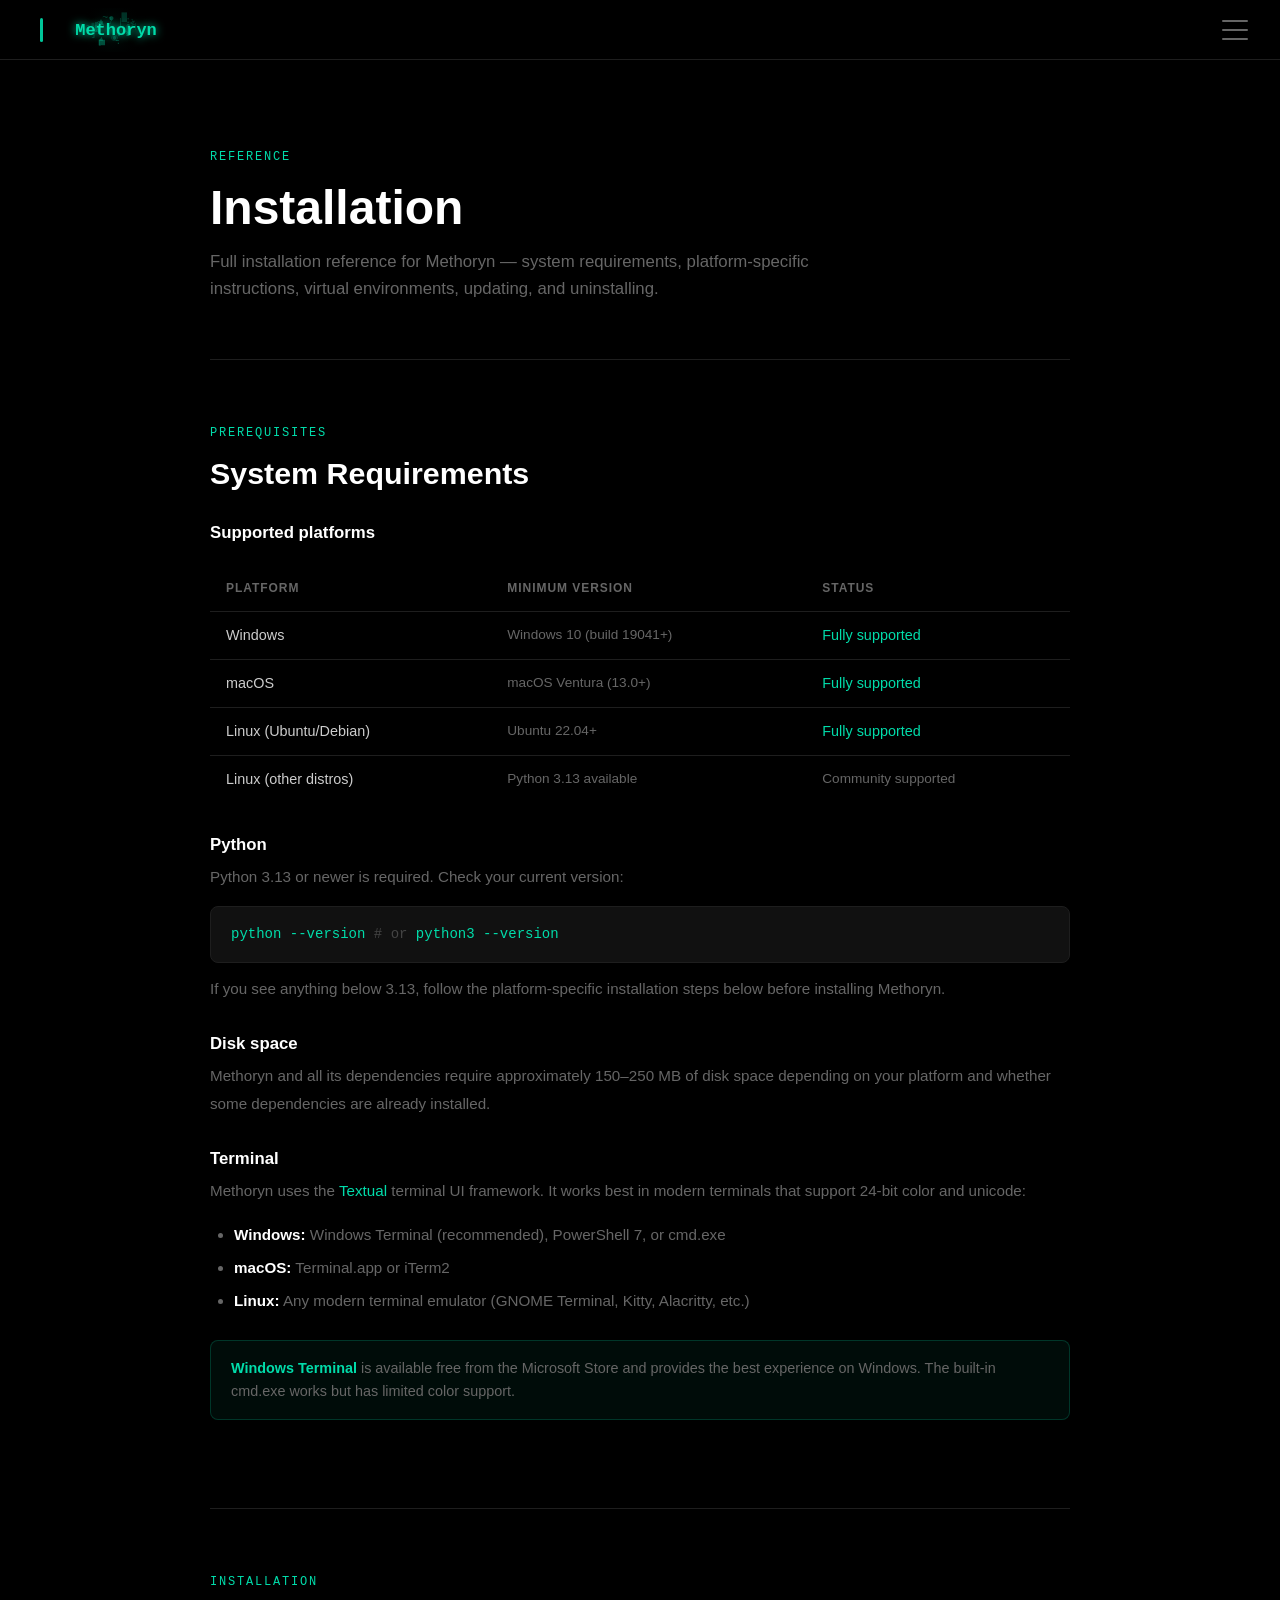
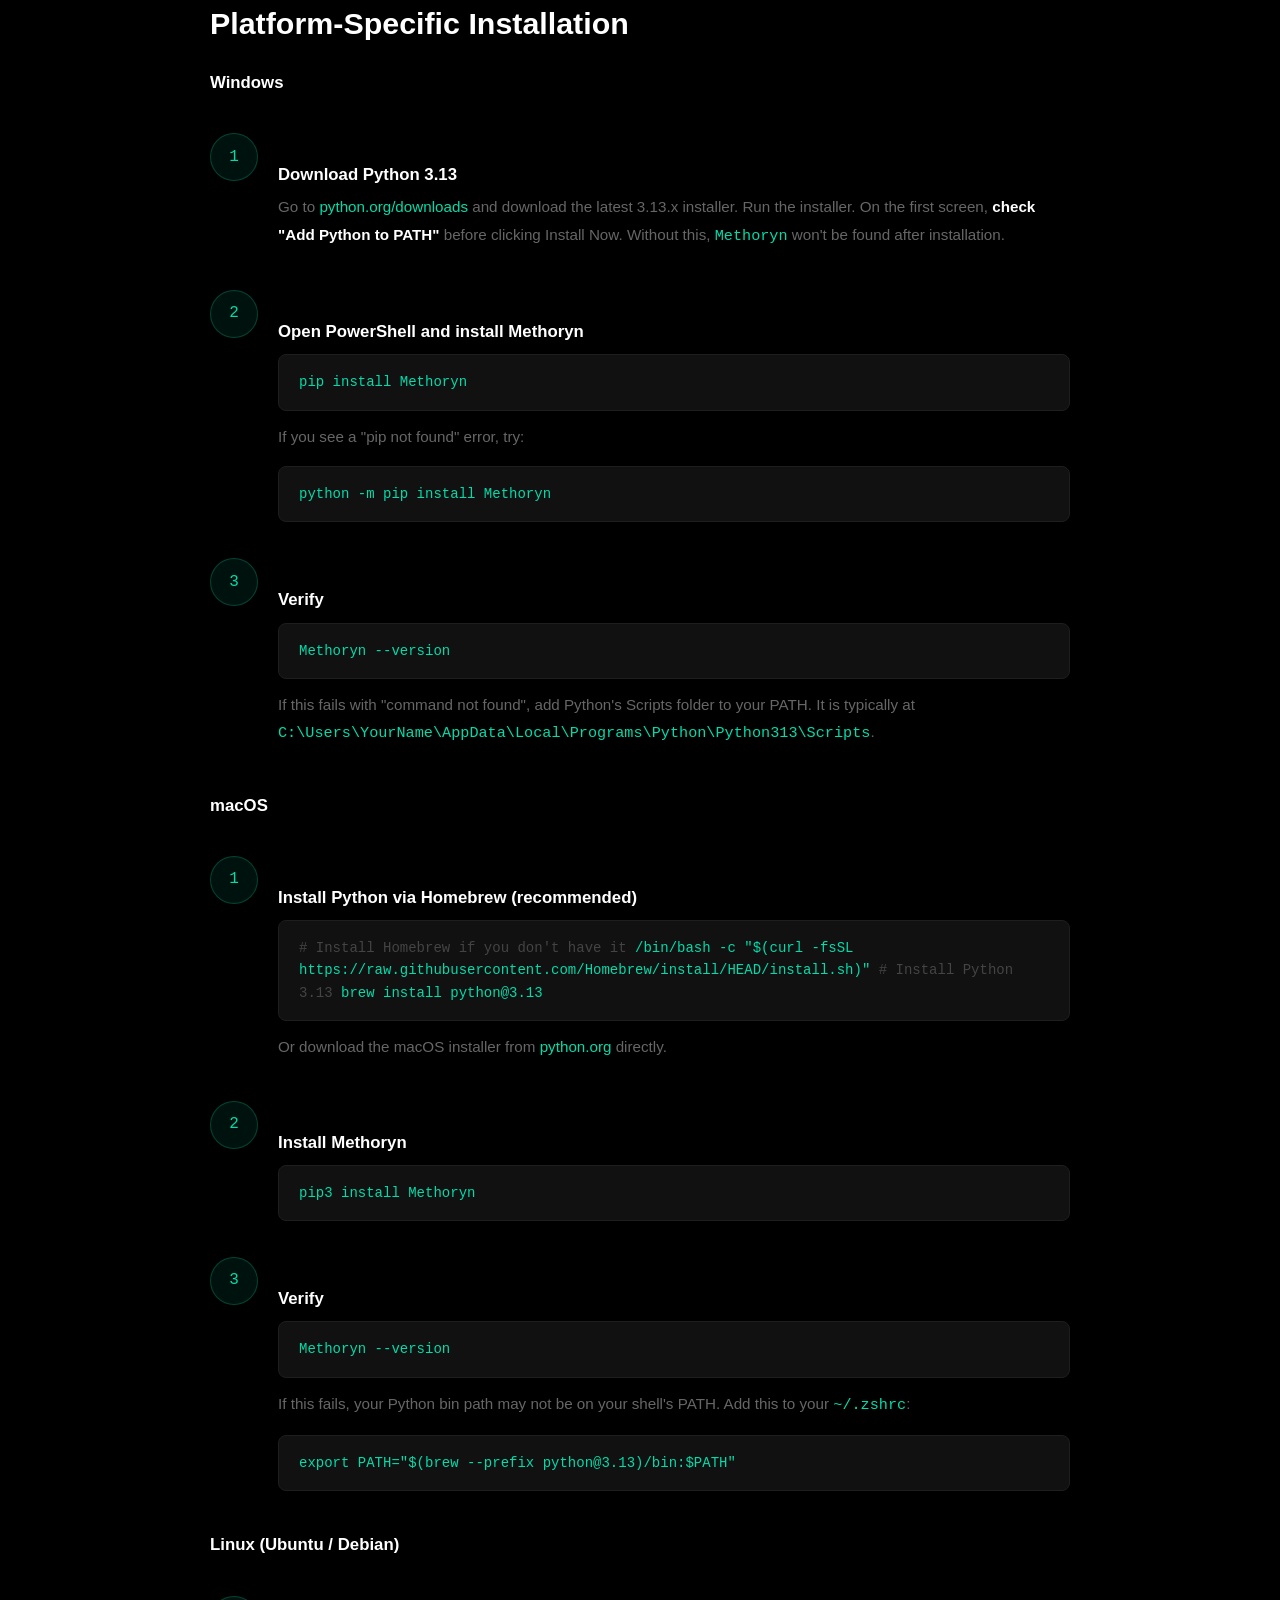
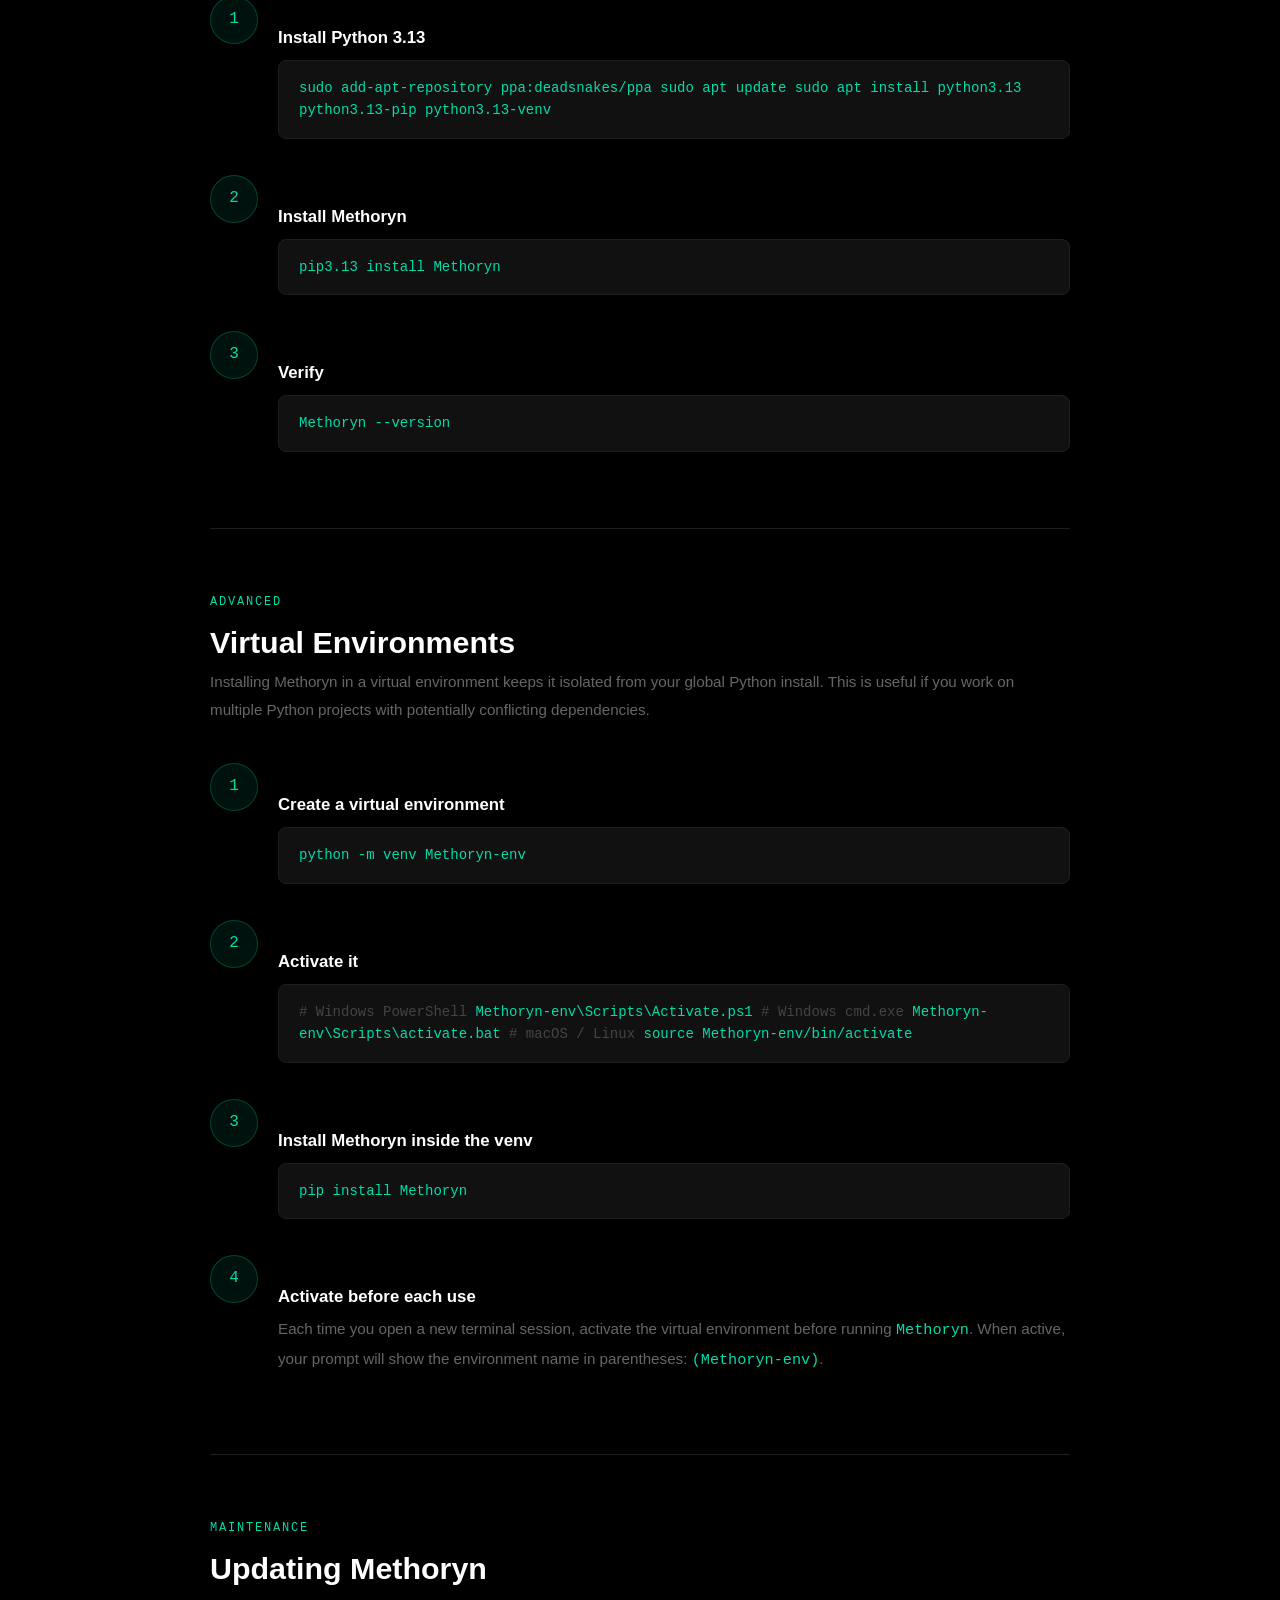
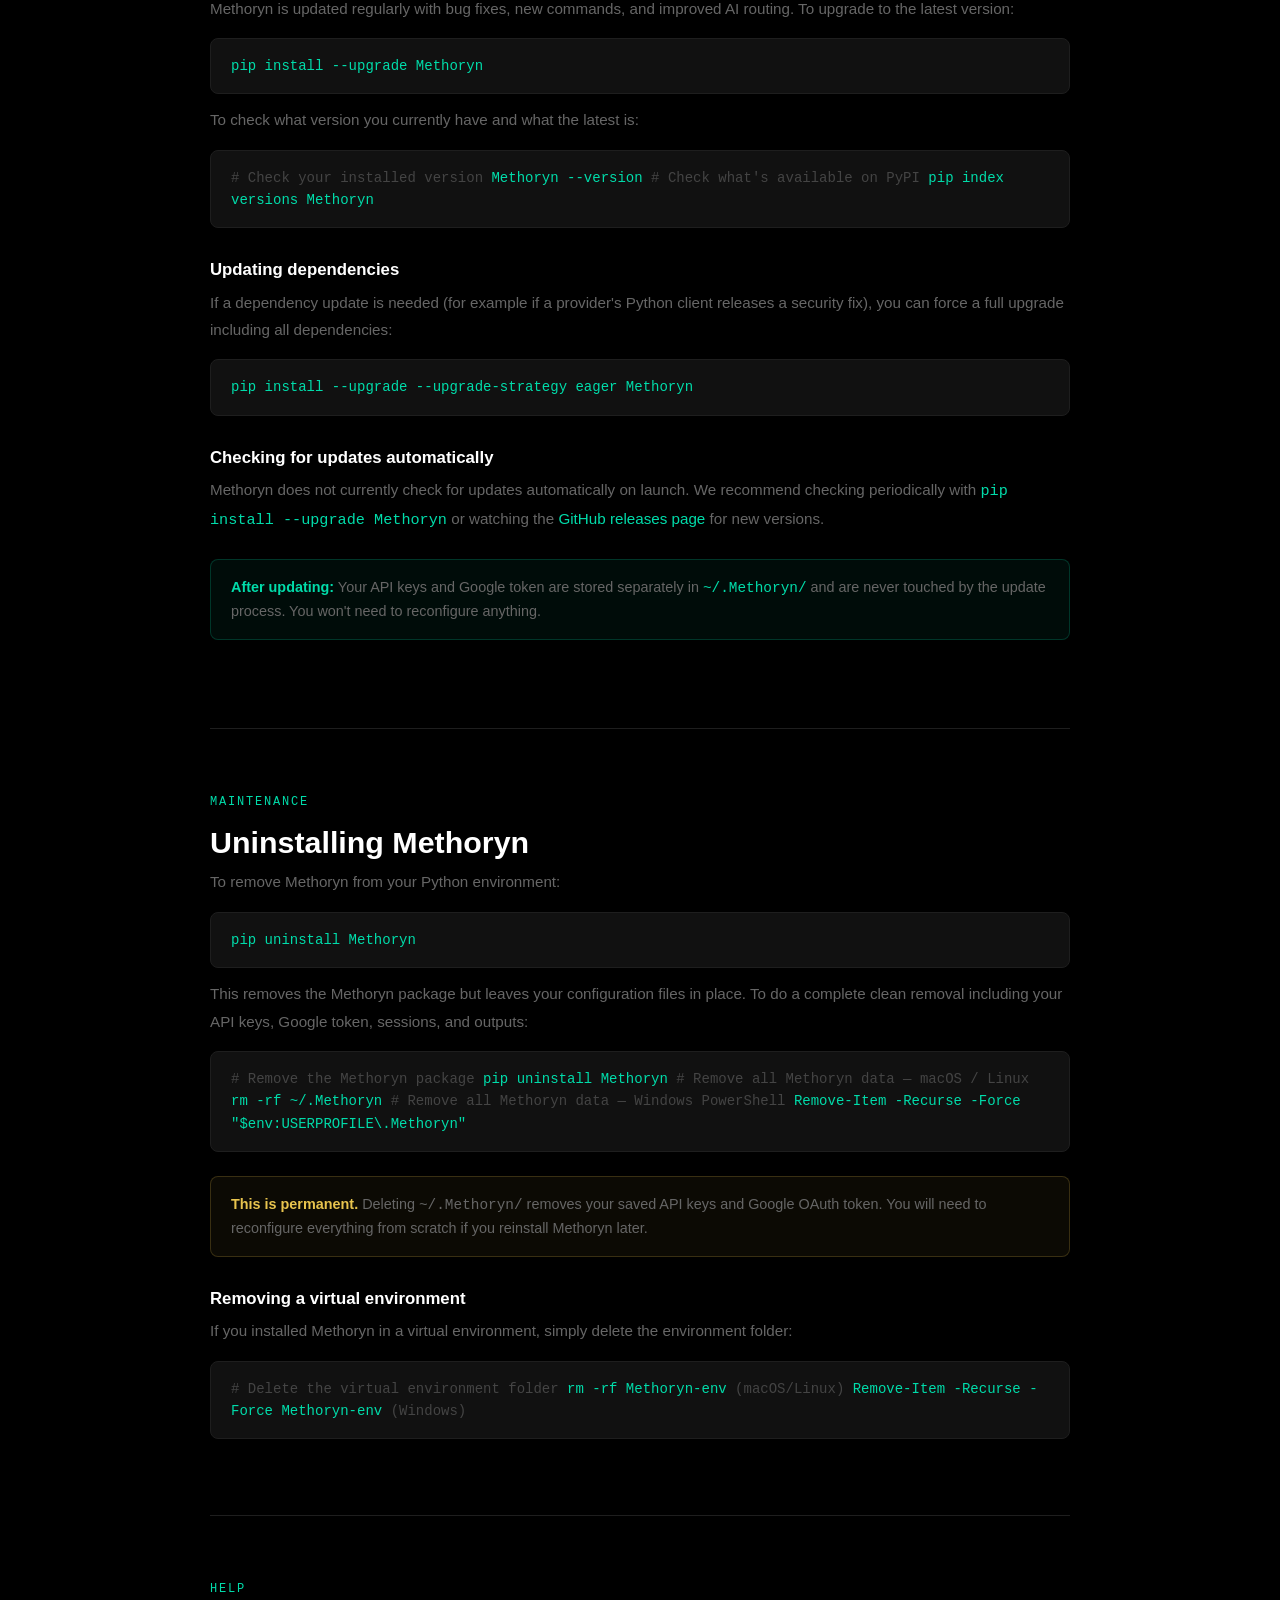
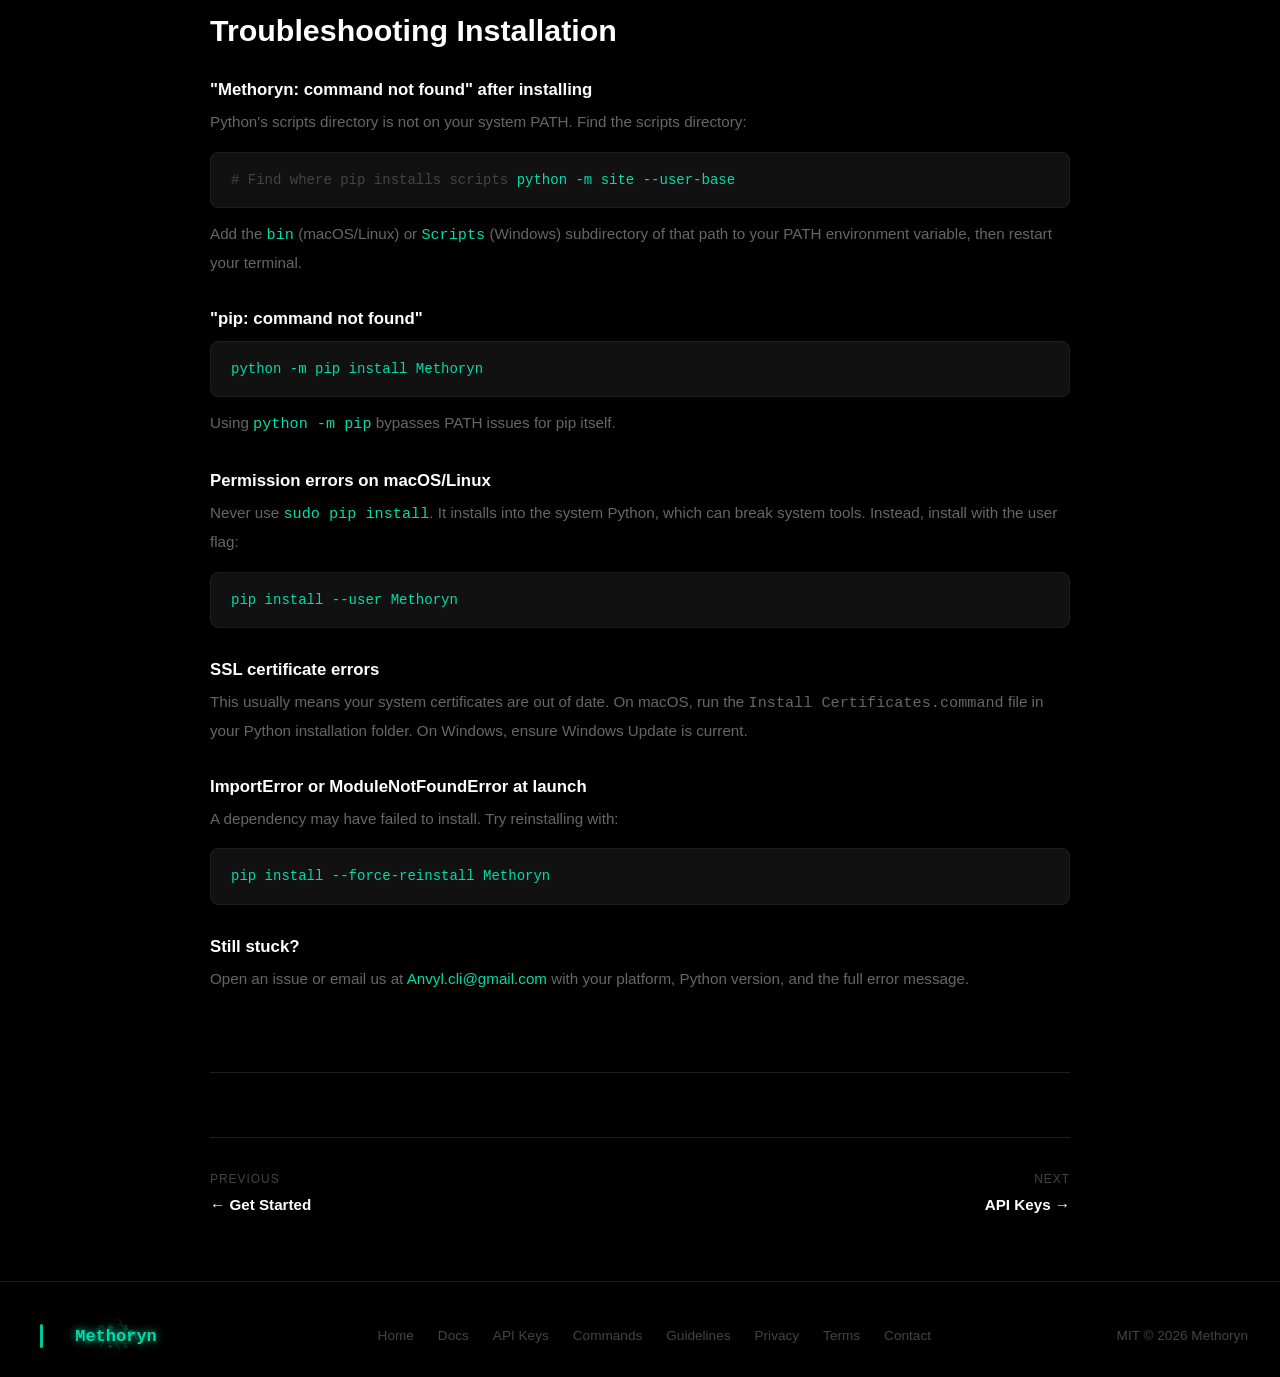
<file: docs.html>
<!DOCTYPE html>
<html lang="en">
<head>
  <meta charset="UTF-8"/>
  <meta name="viewport" content="width=device-width, initial-scale=1.0"/>
  <title>Installation — Methoryn</title>
  <meta name="description" content="Detailed Methoryn installation reference — system requirements, virtual environments, updating, and uninstalling."/>
  <link rel="icon" type="image/svg+xml" href="favicon.svg"/>
  <link rel="stylesheet" href="style.css"/>
</head>
<body class="page">

  <!-- ── Nav ── -->
  <nav>
    <a class="nav-logo" href="index.html"><canvas id="Methoryn-logo-nav" style="display:block; width:160px; height:44px;"></canvas></a>
    <button class="nav-toggle" id="nav-toggle" aria-label="Open navigation menu" aria-expanded="false">
      <span></span><span></span><span></span>
    </button>
    <ul class="nav-links" id="nav-links">
      <li><a href="index.html">Home</a></li>
      <li><a href="api-keys.html">API Keys</a></li>
      <li><a href="commands.html">Commands</a></li>
      <li><a href="guidelines.html">Guidelines</a></li>
      <li><a href="https://pypi.org/project/Methoryn/#files" target="_blank" class="nav-download">⬇ Download</a></li>
      <li><a href="get-started.html" class="nav-cta">Get Started →</a></li>
    </ul>
  </nav>

  <!-- ── Page ── -->
  <div class="docs-page">
  <div class="docs-body">

    <div class="docs-hero">
      <div class="section-label">Reference</div>
      <h1>Installation</h1>
      <p>Full installation reference for Methoryn — system requirements, platform-specific instructions, virtual environments, updating, and uninstalling.</p>
    </div>

    <!-- ── Requirements ── -->
    <div class="docs-section" id="requirements">
      <div class="section-label">Prerequisites</div>
      <h2>System Requirements</h2>

      <h3>Supported platforms</h3>
      <table class="data-table">
        <thead>
          <tr><th>Platform</th><th>Minimum version</th><th>Status</th></tr>
        </thead>
        <tbody>
          <tr><td>Windows</td><td class="td-dim">Windows 10 (build 19041+)</td><td style="color:var(--accent);">Fully supported</td></tr>
          <tr><td>macOS</td><td class="td-dim">macOS Ventura (13.0+)</td><td style="color:var(--accent);">Fully supported</td></tr>
          <tr><td>Linux (Ubuntu/Debian)</td><td class="td-dim">Ubuntu 22.04+</td><td style="color:var(--accent);">Fully supported</td></tr>
          <tr><td>Linux (other distros)</td><td class="td-dim">Python 3.13 available</td><td class="td-dim">Community supported</td></tr>
        </tbody>
      </table>

      <h3>Python</h3>
      <p>Python 3.13 or newer is required. Check your current version:</p>
      <div class="code-block">python --version
<span class="comment"># or</span>
python3 --version</div>
      <p>If you see anything below 3.13, follow the platform-specific installation steps below before installing Methoryn.</p>

      <h3>Disk space</h3>
      <p>Methoryn and all its dependencies require approximately 150–250 MB of disk space depending on your platform and whether some dependencies are already installed.</p>

      <h3>Terminal</h3>
      <p>Methoryn uses the <a href="https://github.com/Textualize/textual" target="_blank">Textual</a> terminal UI framework. It works best in modern terminals that support 24-bit color and unicode:</p>
      <ul>
        <li><strong style="color:#fff;">Windows:</strong> Windows Terminal (recommended), PowerShell 7, or cmd.exe</li>
        <li><strong style="color:#fff;">macOS:</strong> Terminal.app or iTerm2</li>
        <li><strong style="color:#fff;">Linux:</strong> Any modern terminal emulator (GNOME Terminal, Kitty, Alacritty, etc.)</li>
      </ul>
      <div class="docs-tip">
        <strong>Windows Terminal</strong> is available free from the Microsoft Store and provides the best experience on Windows. The built-in cmd.exe works but has limited color support.
      </div>
    </div>

    <!-- ── Platform install ── -->
    <div class="docs-section" id="install">
      <div class="section-label">Installation</div>
      <h2>Platform-Specific Installation</h2>

      <h3>Windows</h3>
      <div class="steps">
        <div class="step">
          <div class="step-num">1</div>
          <div class="step-content">
            <h3>Download Python 3.13</h3>
            <p>Go to <a href="https://python.org/downloads" target="_blank">python.org/downloads</a> and download the latest 3.13.x installer. Run the installer. On the first screen, <strong style="color:#fff;">check "Add Python to PATH"</strong> before clicking Install Now. Without this, <code style="color:var(--accent);">Methoryn</code> won't be found after installation.</p>
          </div>
        </div>
        <div class="step">
          <div class="step-num">2</div>
          <div class="step-content">
            <h3>Open PowerShell and install Methoryn</h3>
            <div class="code-block">pip install Methoryn</div>
            <p>If you see a "pip not found" error, try:</p>
            <div class="code-block">python -m pip install Methoryn</div>
          </div>
        </div>
        <div class="step">
          <div class="step-num">3</div>
          <div class="step-content">
            <h3>Verify</h3>
            <div class="code-block">Methoryn --version</div>
            <p>If this fails with "command not found", add Python's Scripts folder to your PATH. It is typically at <code style="color:var(--accent);">C:\Users\YourName\AppData\Local\Programs\Python\Python313\Scripts</code>.</p>
          </div>
        </div>
      </div>

      <h3>macOS</h3>
      <div class="steps">
        <div class="step">
          <div class="step-num">1</div>
          <div class="step-content">
            <h3>Install Python via Homebrew (recommended)</h3>
            <div class="code-block"><span class="comment"># Install Homebrew if you don't have it</span>
/bin/bash -c "$(curl -fsSL https://raw.githubusercontent.com/Homebrew/install/HEAD/install.sh)"

<span class="comment"># Install Python 3.13</span>
brew install python@3.13</div>
            <p>Or download the macOS installer from <a href="https://python.org/downloads" target="_blank">python.org</a> directly.</p>
          </div>
        </div>
        <div class="step">
          <div class="step-num">2</div>
          <div class="step-content">
            <h3>Install Methoryn</h3>
            <div class="code-block">pip3 install Methoryn</div>
          </div>
        </div>
        <div class="step">
          <div class="step-num">3</div>
          <div class="step-content">
            <h3>Verify</h3>
            <div class="code-block">Methoryn --version</div>
            <p>If this fails, your Python bin path may not be on your shell's PATH. Add this to your <code style="color:var(--accent);">~/.zshrc</code>:</p>
            <div class="code-block">export PATH="$(brew --prefix python@3.13)/bin:$PATH"</div>
          </div>
        </div>
      </div>

      <h3>Linux (Ubuntu / Debian)</h3>
      <div class="steps">
        <div class="step">
          <div class="step-num">1</div>
          <div class="step-content">
            <h3>Install Python 3.13</h3>
            <div class="code-block">sudo add-apt-repository ppa:deadsnakes/ppa
sudo apt update
sudo apt install python3.13 python3.13-pip python3.13-venv</div>
          </div>
        </div>
        <div class="step">
          <div class="step-num">2</div>
          <div class="step-content">
            <h3>Install Methoryn</h3>
            <div class="code-block">pip3.13 install Methoryn</div>
          </div>
        </div>
        <div class="step">
          <div class="step-num">3</div>
          <div class="step-content">
            <h3>Verify</h3>
            <div class="code-block">Methoryn --version</div>
          </div>
        </div>
      </div>
    </div>

    <!-- ── Virtual Environments ── -->
    <div class="docs-section" id="venv">
      <div class="section-label">Advanced</div>
      <h2>Virtual Environments</h2>
      <p>Installing Methoryn in a virtual environment keeps it isolated from your global Python install. This is useful if you work on multiple Python projects with potentially conflicting dependencies.</p>

      <div class="steps">
        <div class="step">
          <div class="step-num">1</div>
          <div class="step-content">
            <h3>Create a virtual environment</h3>
            <div class="code-block">python -m venv Methoryn-env</div>
          </div>
        </div>
        <div class="step">
          <div class="step-num">2</div>
          <div class="step-content">
            <h3>Activate it</h3>
            <div class="code-block"><span class="comment"># Windows PowerShell</span>
Methoryn-env\Scripts\Activate.ps1

<span class="comment"># Windows cmd.exe</span>
Methoryn-env\Scripts\activate.bat

<span class="comment"># macOS / Linux</span>
source Methoryn-env/bin/activate</div>
          </div>
        </div>
        <div class="step">
          <div class="step-num">3</div>
          <div class="step-content">
            <h3>Install Methoryn inside the venv</h3>
            <div class="code-block">pip install Methoryn</div>
          </div>
        </div>
        <div class="step">
          <div class="step-num">4</div>
          <div class="step-content">
            <h3>Activate before each use</h3>
            <p>Each time you open a new terminal session, activate the virtual environment before running <code style="color:var(--accent);">Methoryn</code>. When active, your prompt will show the environment name in parentheses: <code style="color:var(--accent);">(Methoryn-env)</code>.</p>
          </div>
        </div>
      </div>
    </div>

    <!-- ── Updating ── -->
    <div class="docs-section" id="updating">
      <div class="section-label">Maintenance</div>
      <h2>Updating Methoryn</h2>
      <p>Methoryn is updated regularly with bug fixes, new commands, and improved AI routing. To upgrade to the latest version:</p>

      <div class="code-block">pip install --upgrade Methoryn</div>

      <p>To check what version you currently have and what the latest is:</p>
      <div class="code-block"><span class="comment"># Check your installed version</span>
Methoryn --version

<span class="comment"># Check what's available on PyPI</span>
pip index versions Methoryn</div>

      <h3>Updating dependencies</h3>
      <p>If a dependency update is needed (for example if a provider's Python client releases a security fix), you can force a full upgrade including all dependencies:</p>
      <div class="code-block">pip install --upgrade --upgrade-strategy eager Methoryn</div>

      <h3>Checking for updates automatically</h3>
      <p>Methoryn does not currently check for updates automatically on launch. We recommend checking periodically with <code style="color:var(--accent);">pip install --upgrade Methoryn</code> or watching the <a href="https://github.com/anaydesai/Methoryn" target="_blank">GitHub releases page</a> for new versions.</p>

      <div class="docs-tip">
        <strong>After updating:</strong> Your API keys and Google token are stored separately in <code style="color:var(--accent);">~/.Methoryn/</code> and are never touched by the update process. You won't need to reconfigure anything.
      </div>
    </div>

    <!-- ── Uninstalling ── -->
    <div class="docs-section" id="uninstall">
      <div class="section-label">Maintenance</div>
      <h2>Uninstalling Methoryn</h2>
      <p>To remove Methoryn from your Python environment:</p>
      <div class="code-block">pip uninstall Methoryn</div>

      <p>This removes the Methoryn package but leaves your configuration files in place. To do a complete clean removal including your API keys, Google token, sessions, and outputs:</p>
      <div class="code-block"><span class="comment"># Remove the Methoryn package</span>
pip uninstall Methoryn

<span class="comment"># Remove all Methoryn data — macOS / Linux</span>
rm -rf ~/.Methoryn

<span class="comment"># Remove all Methoryn data — Windows PowerShell</span>
Remove-Item -Recurse -Force "$env:USERPROFILE\.Methoryn"</div>

      <div class="docs-warn">
        <strong>This is permanent.</strong> Deleting <code>~/.Methoryn/</code> removes your saved API keys and Google OAuth token. You will need to reconfigure everything from scratch if you reinstall Methoryn later.
      </div>

      <h3>Removing a virtual environment</h3>
      <p>If you installed Methoryn in a virtual environment, simply delete the environment folder:</p>
      <div class="code-block"><span class="comment"># Delete the virtual environment folder</span>
rm -rf Methoryn-env          <span class="comment">(macOS/Linux)</span>
Remove-Item -Recurse -Force Methoryn-env  <span class="comment">(Windows)</span></div>
    </div>

    <!-- ── Troubleshooting ── -->
    <div class="docs-section" id="troubleshooting">
      <div class="section-label">Help</div>
      <h2>Troubleshooting Installation</h2>

      <h3>"Methoryn: command not found" after installing</h3>
      <p>Python's scripts directory is not on your system PATH. Find the scripts directory:</p>
      <div class="code-block"><span class="comment"># Find where pip installs scripts</span>
python -m site --user-base</div>
      <p>Add the <code style="color:var(--accent);">bin</code> (macOS/Linux) or <code style="color:var(--accent);">Scripts</code> (Windows) subdirectory of that path to your PATH environment variable, then restart your terminal.</p>

      <h3>"pip: command not found"</h3>
      <div class="code-block">python -m pip install Methoryn</div>
      <p>Using <code style="color:var(--accent);">python -m pip</code> bypasses PATH issues for pip itself.</p>

      <h3>Permission errors on macOS/Linux</h3>
      <p>Never use <code style="color:var(--accent);">sudo pip install</code>. It installs into the system Python, which can break system tools. Instead, install with the user flag:</p>
      <div class="code-block">pip install --user Methoryn</div>

      <h3>SSL certificate errors</h3>
      <p>This usually means your system certificates are out of date. On macOS, run the <code>Install Certificates.command</code> file in your Python installation folder. On Windows, ensure Windows Update is current.</p>

      <h3>ImportError or ModuleNotFoundError at launch</h3>
      <p>A dependency may have failed to install. Try reinstalling with:</p>
      <div class="code-block">pip install --force-reinstall Methoryn</div>

      <h3>Still stuck?</h3>
      <p>Open an issue or email us at <a href="mailto:Anvyl.cli@gmail.com">Anvyl.cli@gmail.com</a> with your platform, Python version, and the full error message.</p>
    </div>

    <!-- ── Page nav ── -->
    <div class="page-nav">
      <a href="get-started.html">
        <span class="nav-label">Previous</span>
        <span class="nav-title">← Get Started</span>
      </a>
      <a href="api-keys.html" class="next">
        <span class="nav-label">Next</span>
        <span class="nav-title">API Keys →</span>
      </a>
    </div>

  </div>
  </div>

  <!-- ── Footer ── -->
  <footer>
    <canvas id="Methoryn-logo-footer" style="display:block;"></canvas>
    <div class="footer-links">
      <a href="index.html">Home</a>
      <a href="get-started.html">Docs</a>
      <a href="api-keys.html">API Keys</a>
      <a href="commands.html">Commands</a>
      <a href="guidelines.html">Guidelines</a>
      <a href="privacy.html">Privacy</a>
      <a href="terms.html">Terms</a>
      <a href="mailto:Anvyl.cli@gmail.com">Contact</a>
    </div>
    <span class="footer-copy">MIT © 2026 Methoryn</span>
  </footer>

  <script src="logo.js"></script>
  <script>
    document.addEventListener('DOMContentLoaded', function() {
      window.initMethorynLogo('Methoryn-logo-nav');
      window.initMethorynLogo('Methoryn-logo-footer');
      var toggle = document.getElementById('nav-toggle');
      var links  = document.getElementById('nav-links');
      if (toggle && links) {
        toggle.addEventListener('click', function() {
          var open = links.classList.toggle('open');
          toggle.classList.toggle('open', open);
          toggle.setAttribute('aria-expanded', open);
        });
        links.querySelectorAll('a').forEach(function(a) {
          a.addEventListener('click', function() {
            links.classList.remove('open');
            toggle.classList.remove('open');
            toggle.setAttribute('aria-expanded', 'false');
          });
        });
      }
    });
  </script>
</body>
</html>
</file>
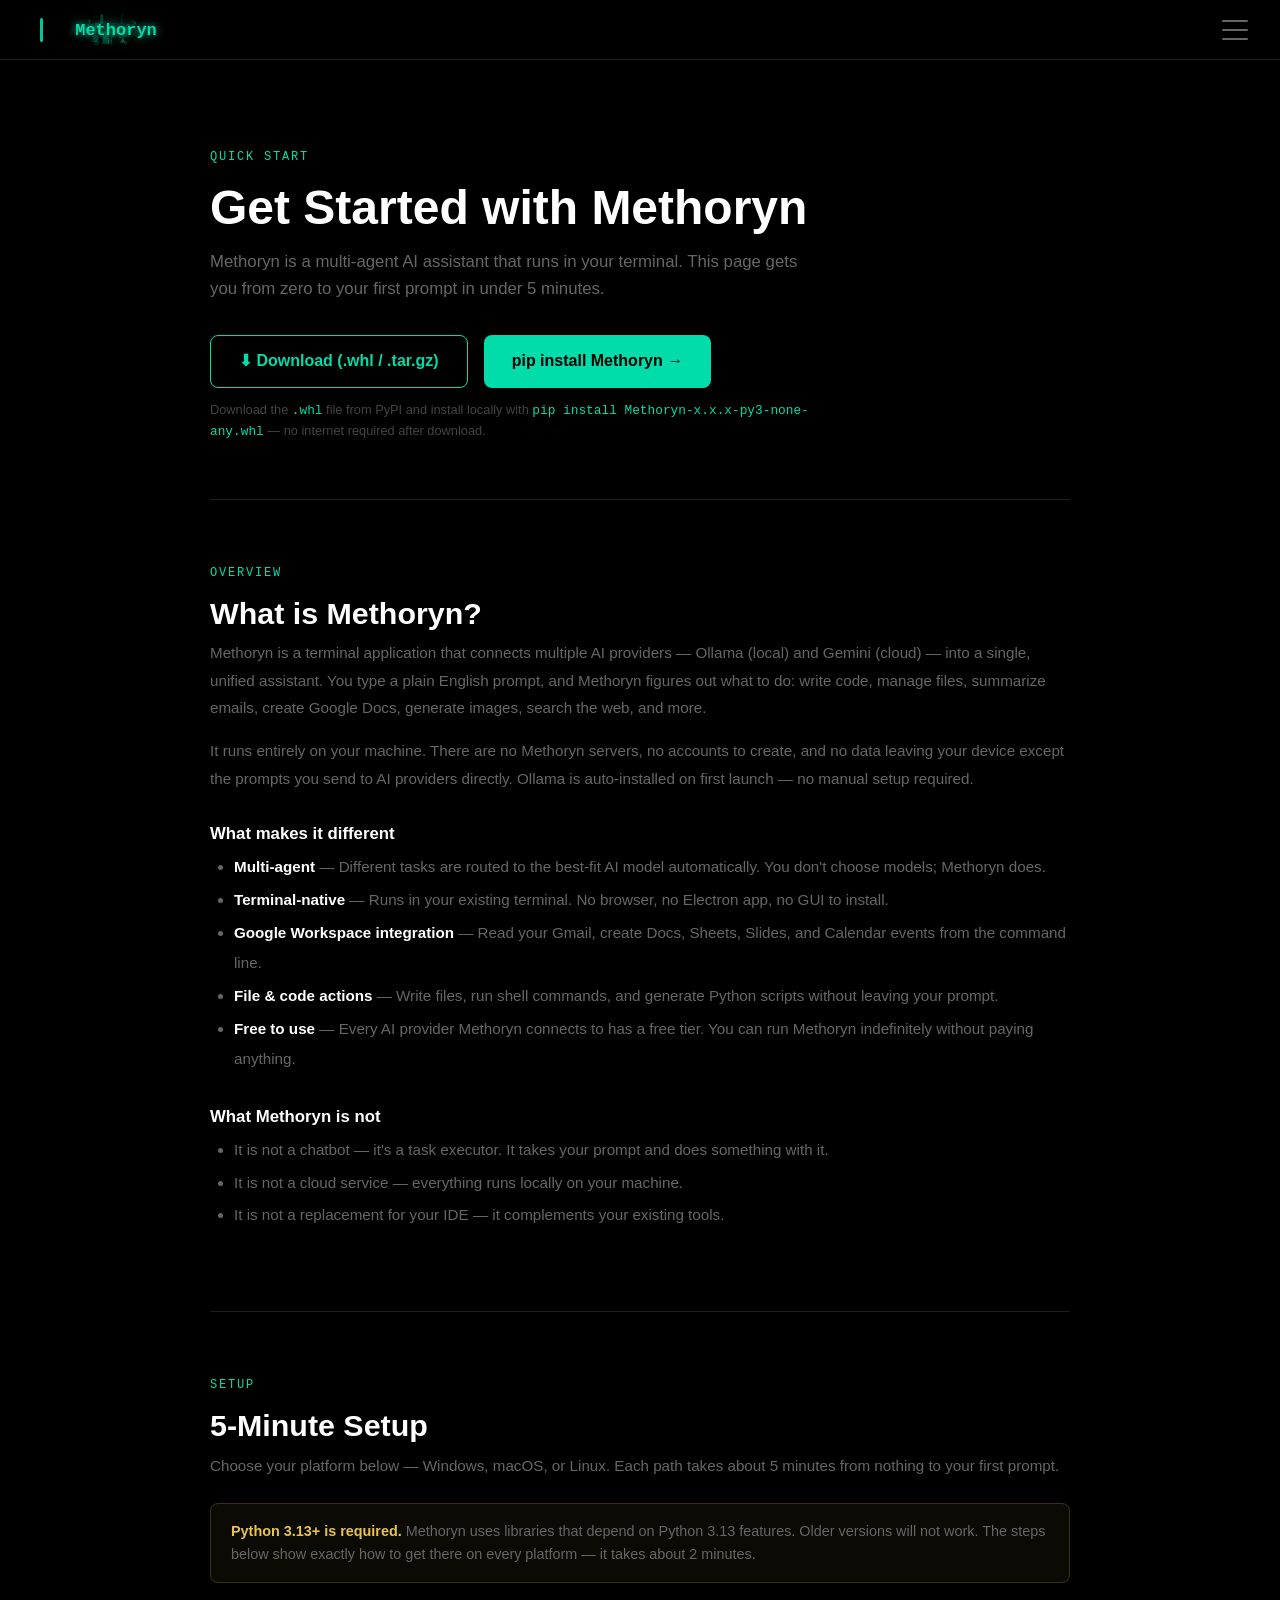
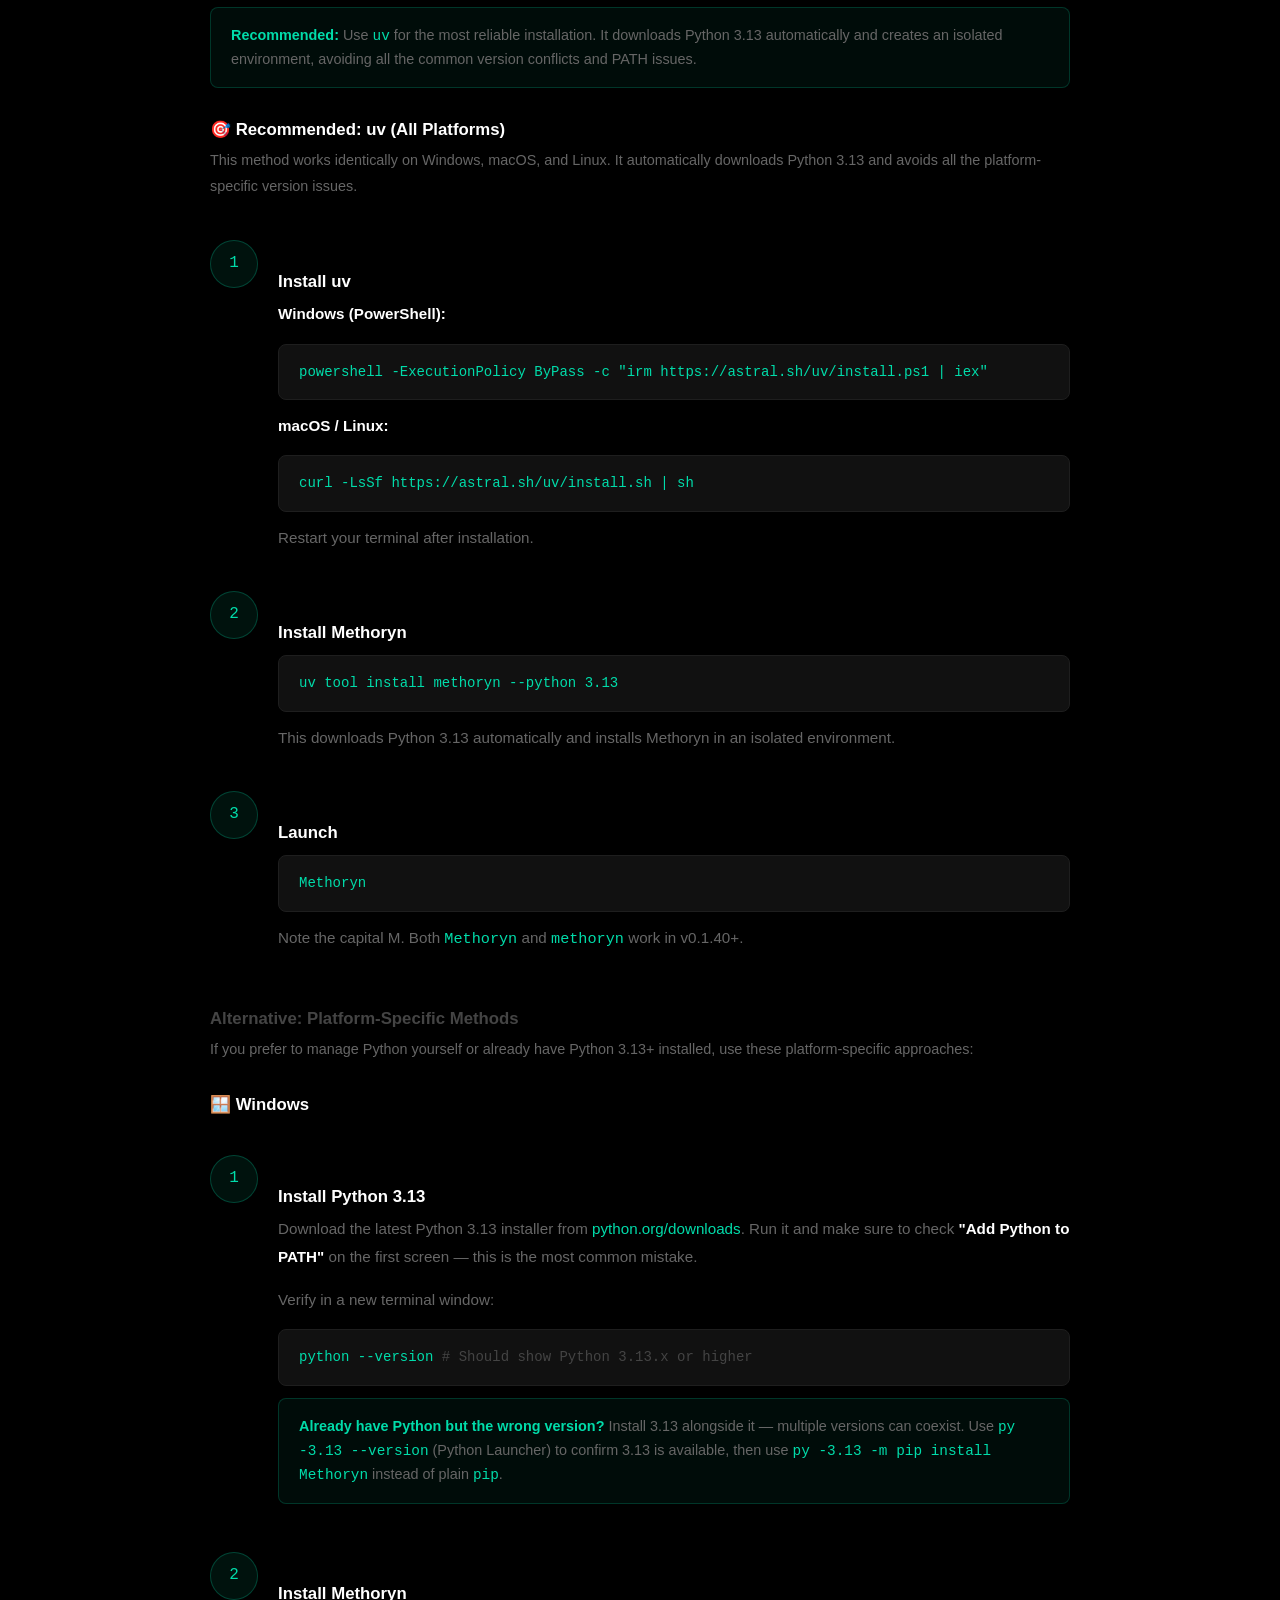
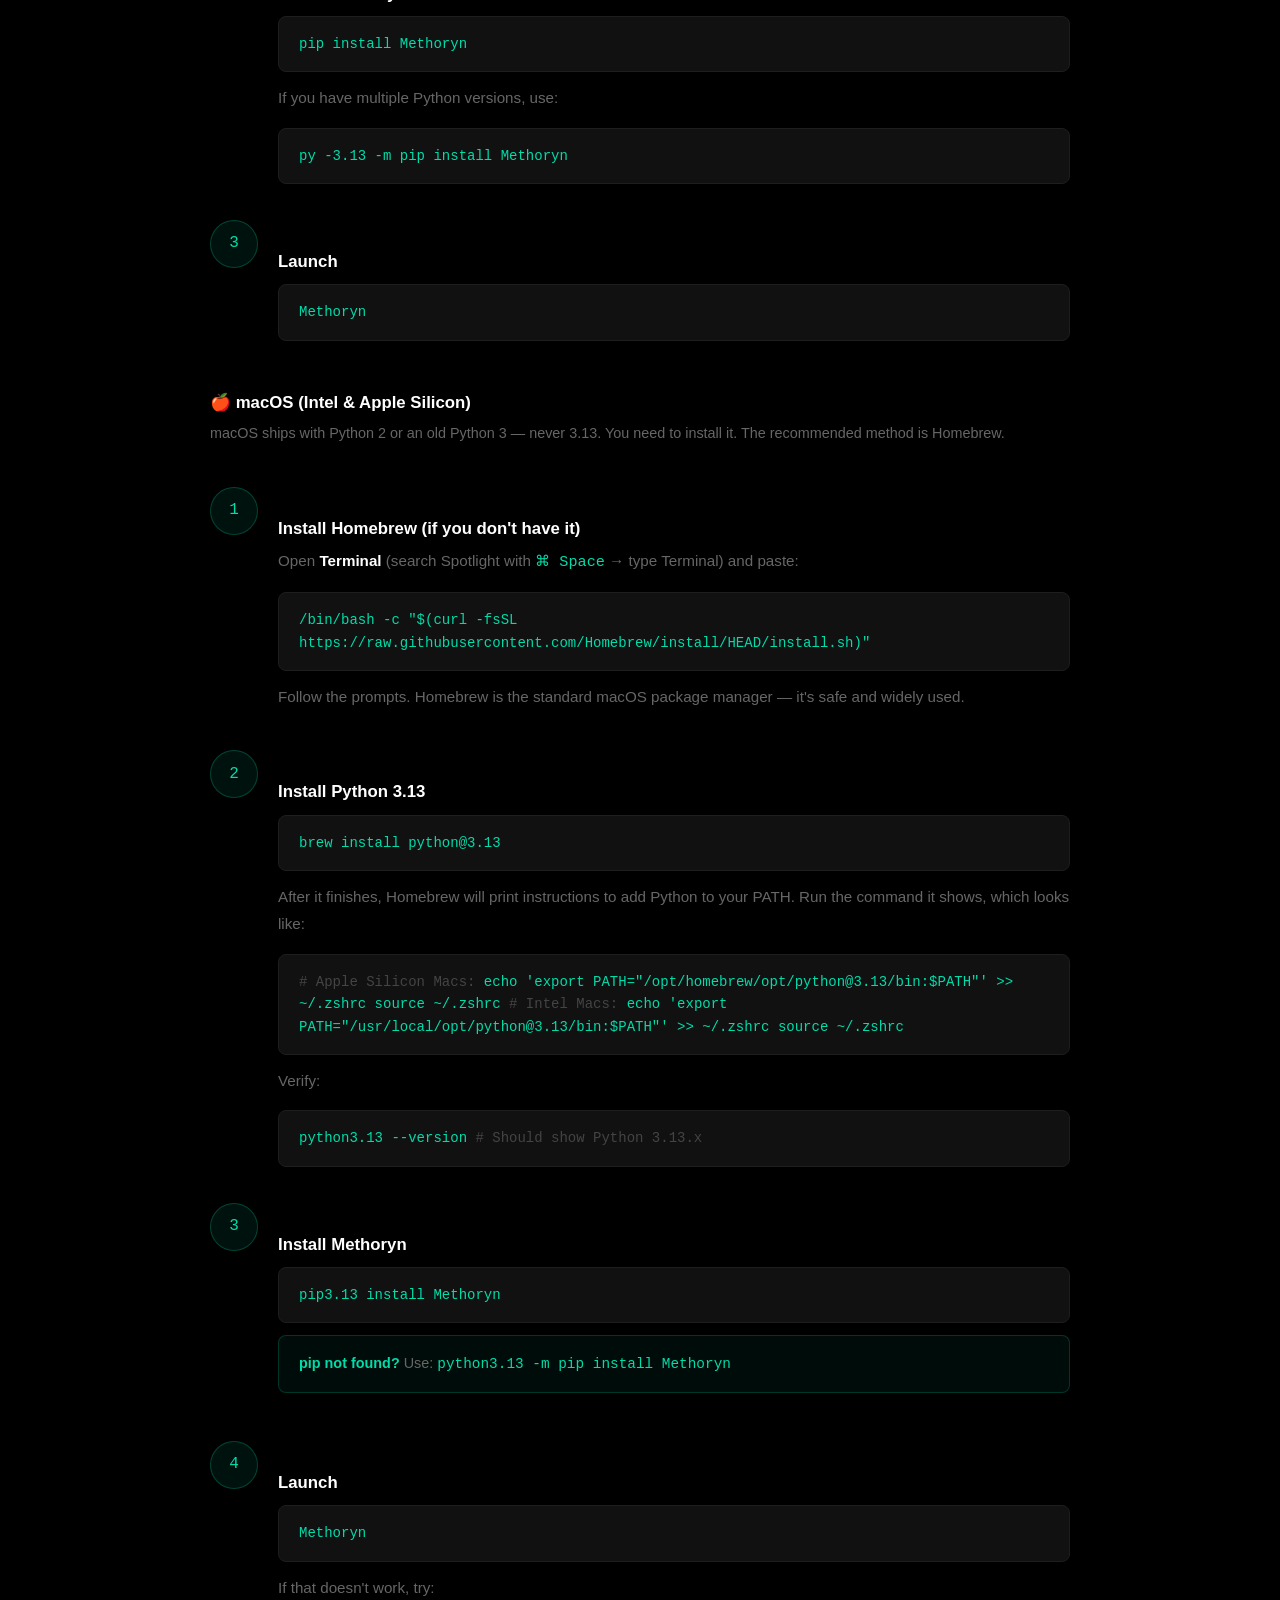
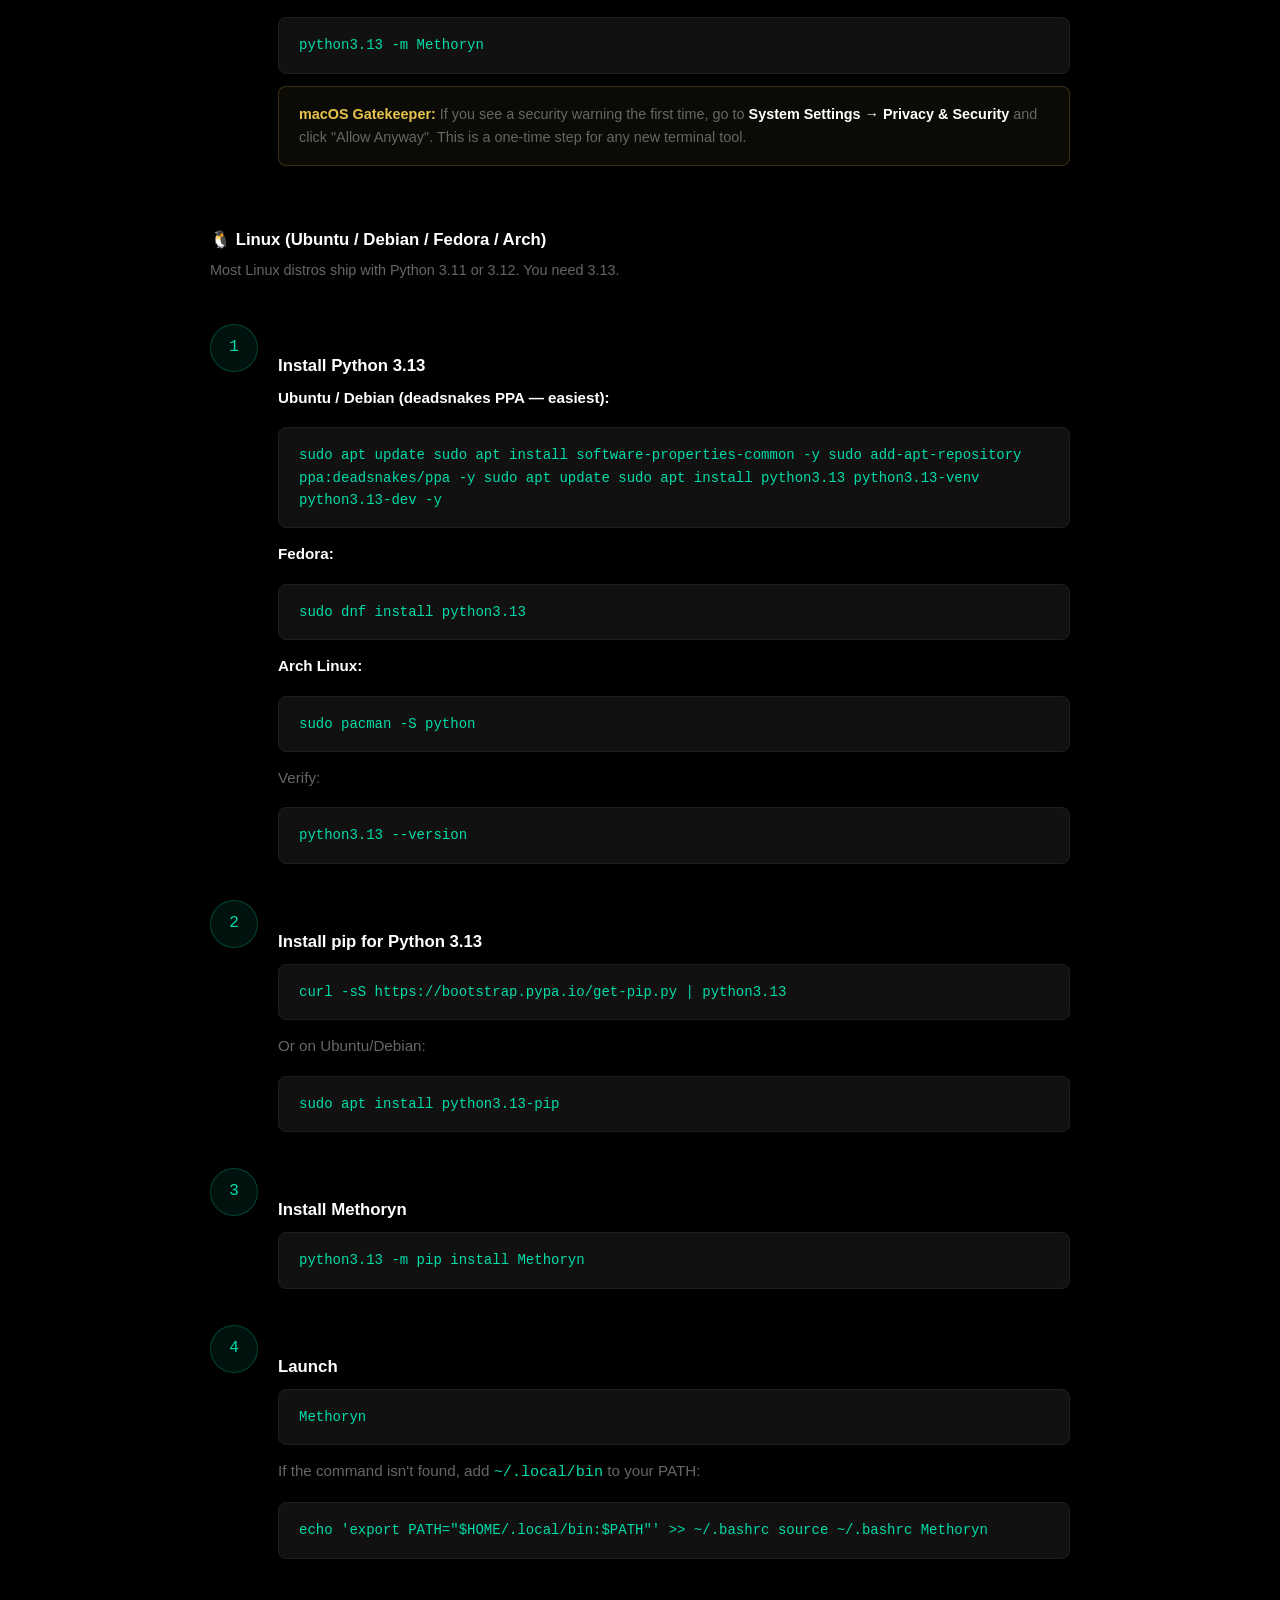
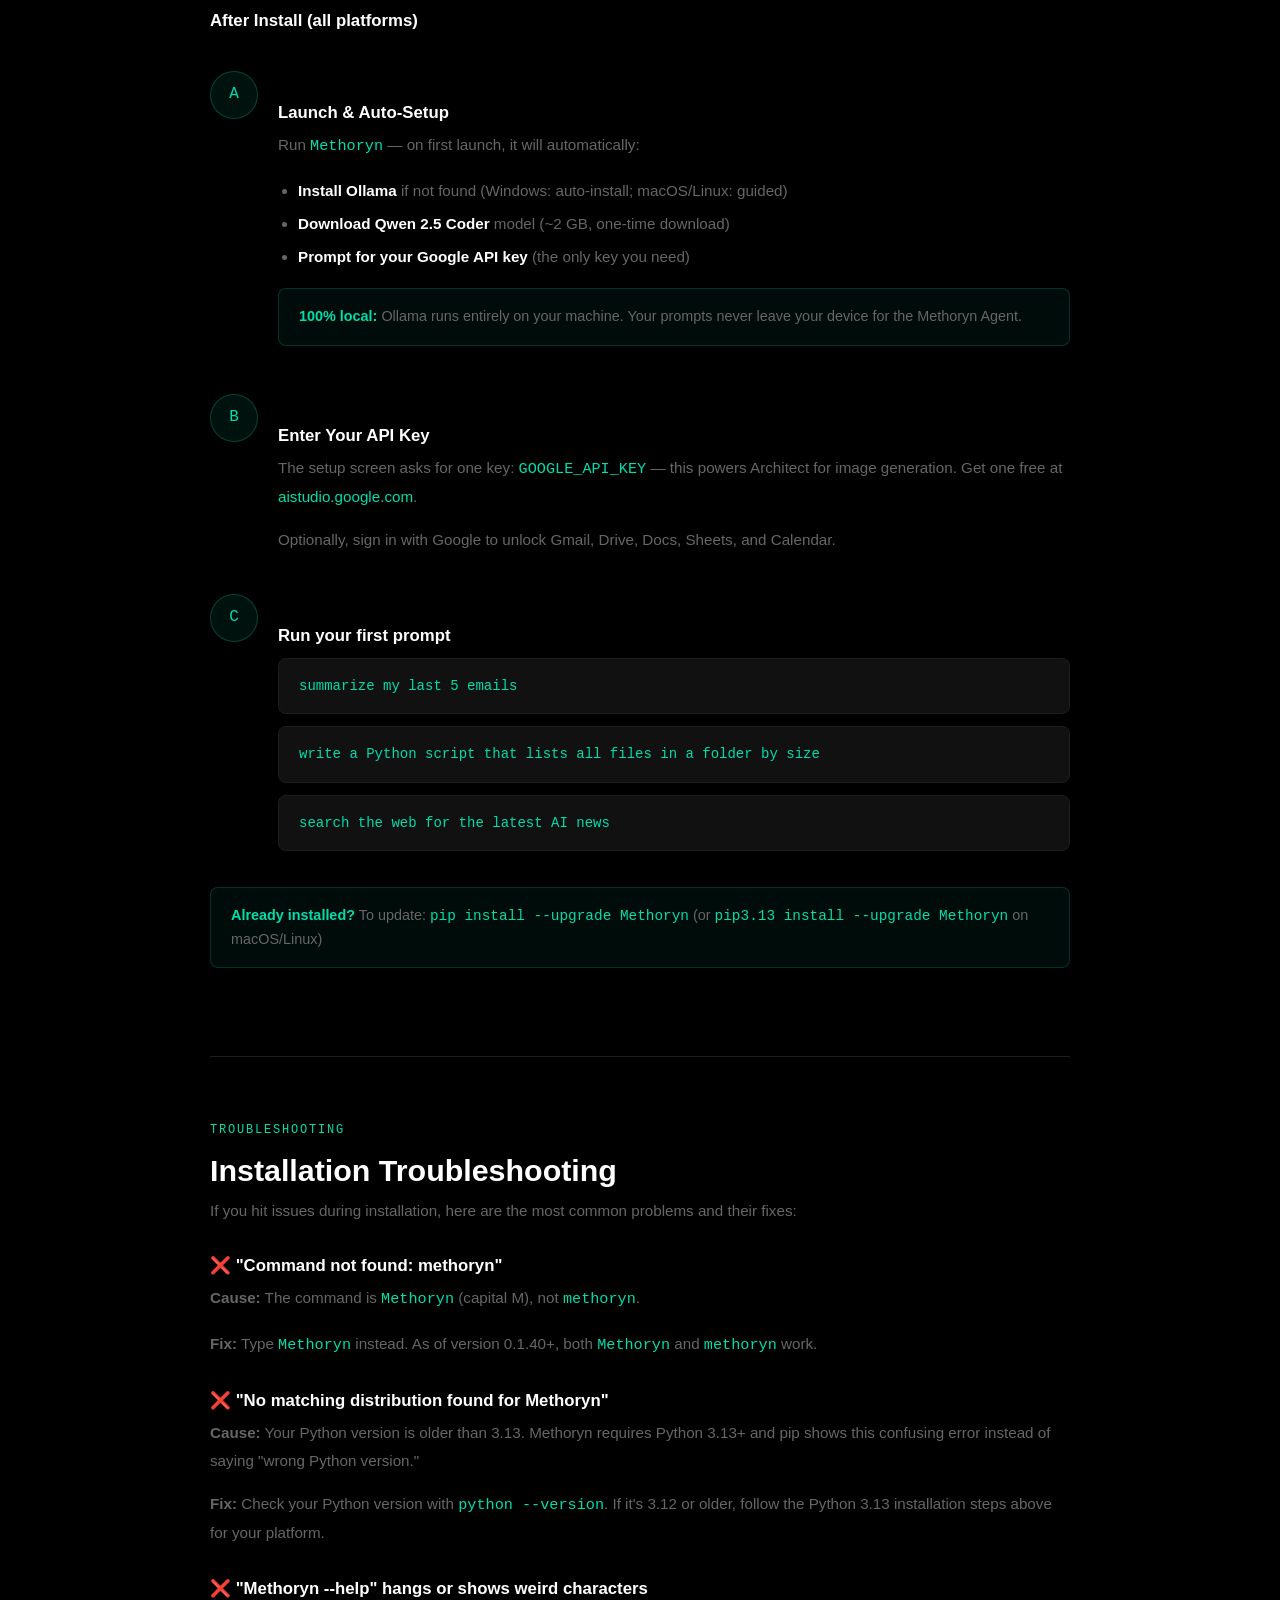
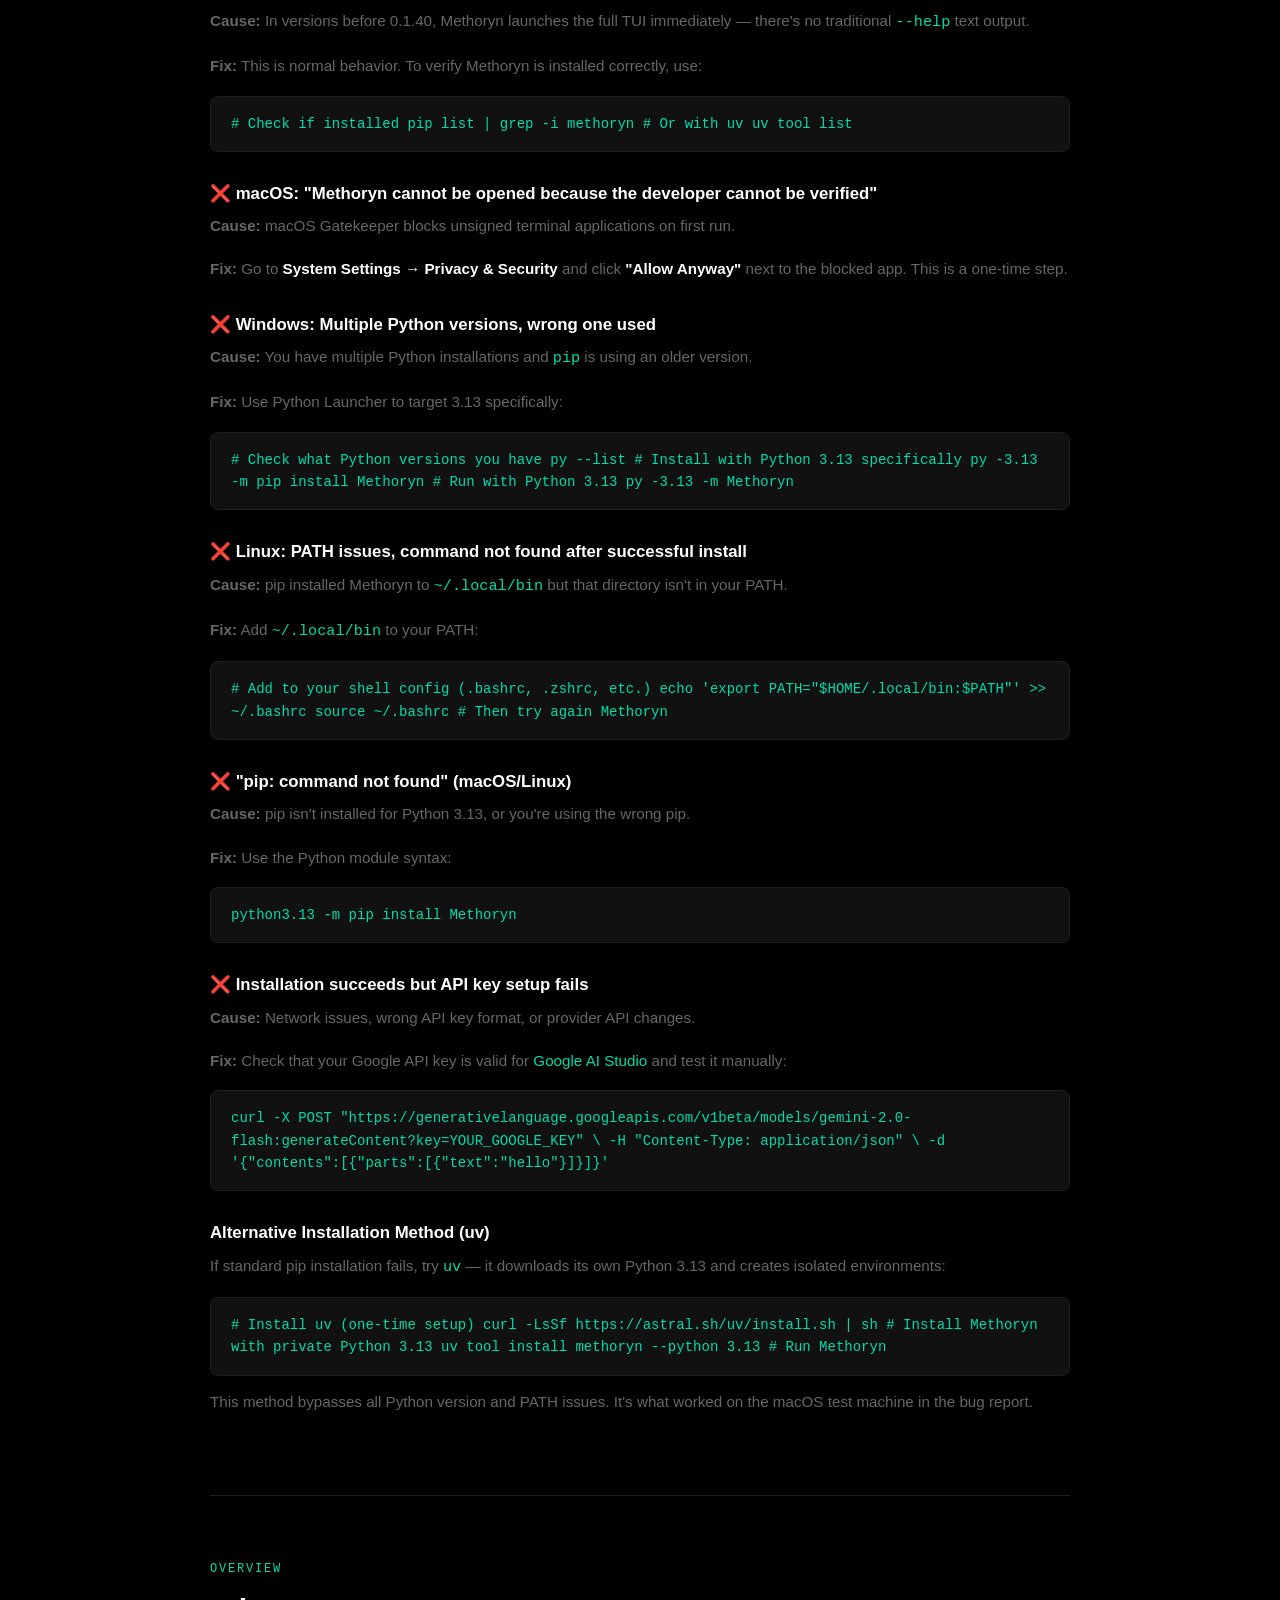
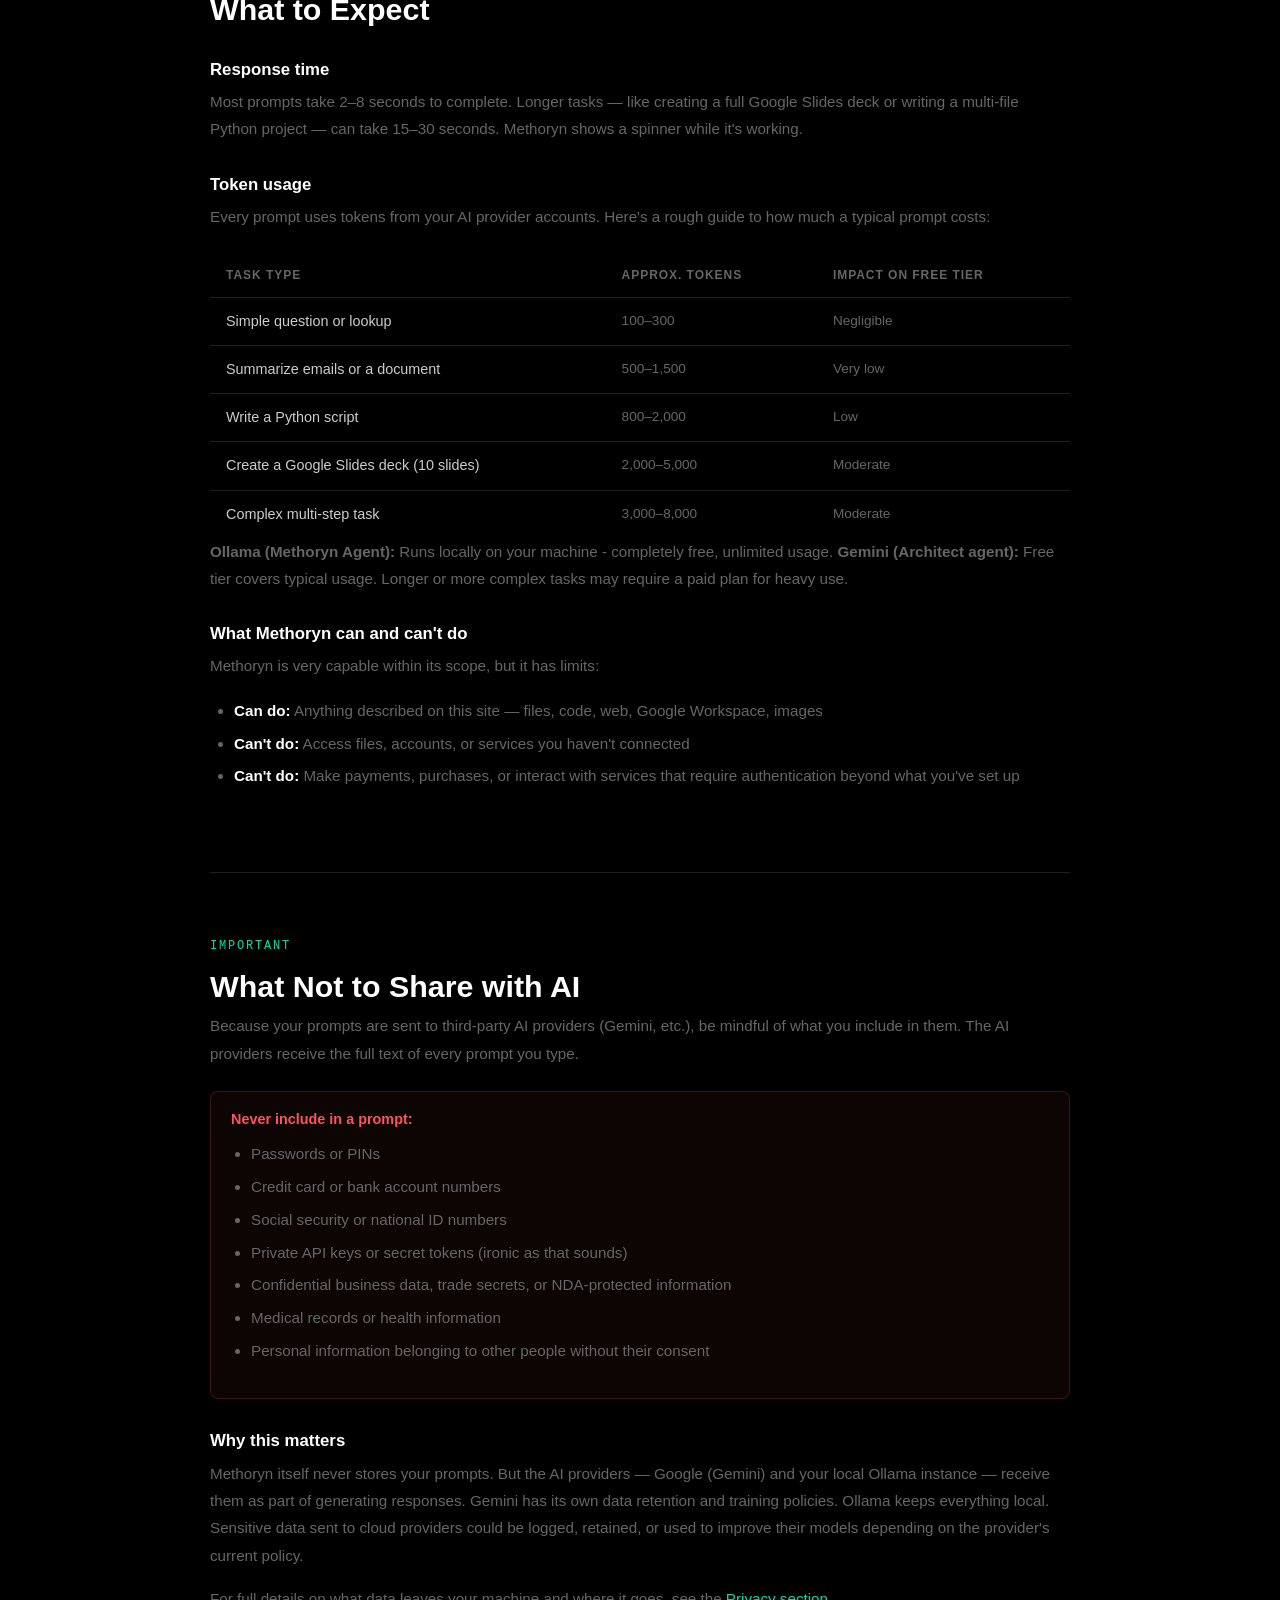
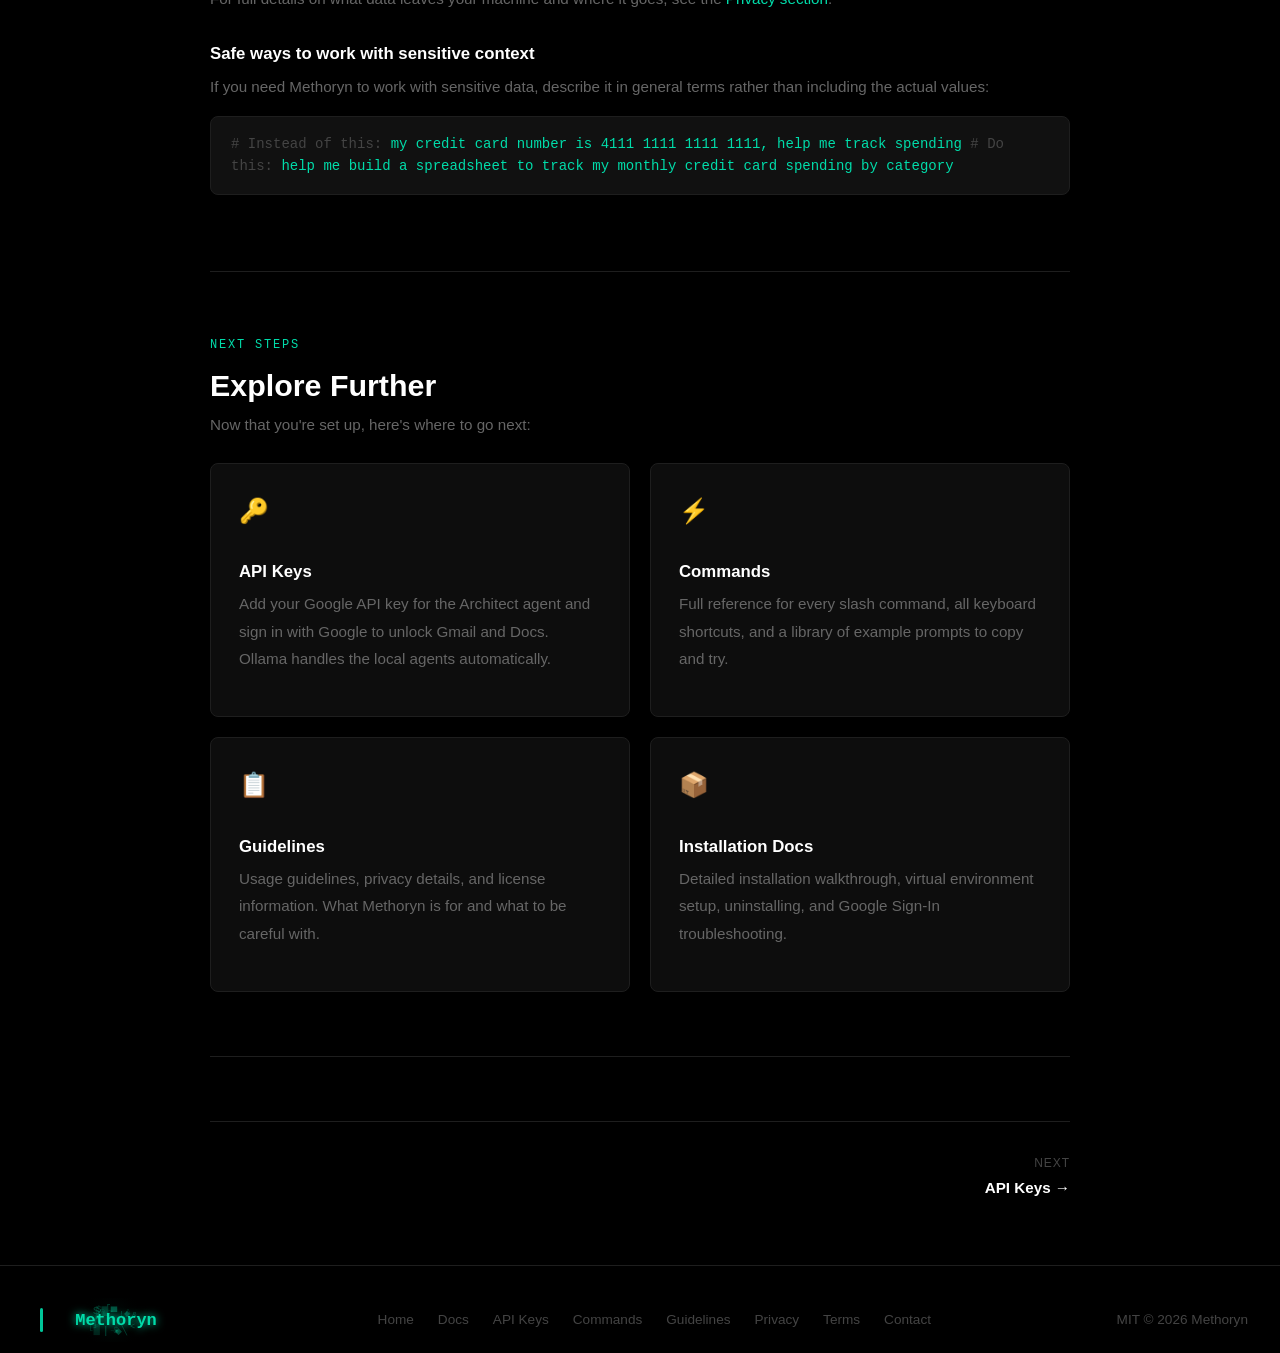
<file: get-started.html>
<!DOCTYPE html>
<html lang="en">
<head>
  <meta charset="UTF-8"/>
  <meta name="viewport" content="width=device-width, initial-scale=1.0"/>
  <title>Get Started — Methoryn</title>
  <meta name="description" content="Get up and running with Methoryn in under 5 minutes."/>
  <link rel="icon" type="image/svg+xml" href="favicon.svg"/>
  <link rel="stylesheet" href="style.css"/>
</head>
<body class="page">

  <!-- ── Nav ── -->
  <nav>
    <a class="nav-logo" href="index.html"><canvas id="Methoryn-logo-nav" style="display:block; width:160px; height:44px;"></canvas></a>
    <button class="nav-toggle" id="nav-toggle" aria-label="Open navigation menu" aria-expanded="false">
      <span></span><span></span><span></span>
    </button>
    <ul class="nav-links" id="nav-links">
      <li><a href="index.html">Home</a></li>
      <li><a href="api-keys.html">API Keys</a></li>
      <li><a href="commands.html">Commands</a></li>
      <li><a href="guidelines.html">Guidelines</a></li>
      <li><a href="https://pypi.org/project/Methoryn/#files" target="_blank" class="nav-download">⬇ Download</a></li>
      <li><a href="get-started.html" class="nav-cta">Get Started →</a></li>
    </ul>
  </nav>

  <!-- ── Page ── -->
  <div class="docs-page">
  <div class="docs-body">

    <div class="docs-hero">
      <div class="section-label">Quick Start</div>
      <h1>Get Started with Methoryn</h1>
      <p>Methoryn is a multi-agent AI assistant that runs in your terminal. This page gets you from zero to your first prompt in under 5 minutes.</p>

      <!-- Download buttons -->
      <div style="display:flex; gap:1rem; flex-wrap:wrap; margin-top:2rem;">
        <a href="https://pypi.org/project/Methoryn/#files" target="_blank" class="btn btn-download" style="font-size:1rem; padding:0.8rem 1.75rem;">
          ⬇ Download (.whl / .tar.gz)
        </a>
        <a href="get-started.html#setup" class="btn btn-primary" style="font-size:1rem; padding:0.8rem 1.75rem;">
          pip install Methoryn →
        </a>
      </div>
      <p style="color:var(--text-muted); font-size:0.8rem; margin-top:0.75rem;">
        Download the <code style="color:var(--accent);">.whl</code> file from PyPI and install locally with
        <code style="color:var(--accent);">pip install Methoryn-x.x.x-py3-none-any.whl</code> — no internet required after download.
      </p>
    </div>

    <!-- ── What is Methoryn ── -->
    <div class="docs-section" id="what-is-Methoryn">
      <div class="section-label">Overview</div>
      <h2>What is Methoryn?</h2>
      <p>Methoryn is a terminal application that connects multiple AI providers — Ollama (local) and Gemini (cloud) — into a single, unified assistant. You type a plain English prompt, and Methoryn figures out what to do: write code, manage files, summarize emails, create Google Docs, generate images, search the web, and more.</p>

      <p>It runs entirely on your machine. There are no Methoryn servers, no accounts to create, and no data leaving your device except the prompts you send to AI providers directly. Ollama is auto-installed on first launch — no manual setup required.</p>

      <h3>What makes it different</h3>
      <ul>
        <li><strong style="color:#fff;">Multi-agent</strong> — Different tasks are routed to the best-fit AI model automatically. You don't choose models; Methoryn does.</li>
        <li><strong style="color:#fff;">Terminal-native</strong> — Runs in your existing terminal. No browser, no Electron app, no GUI to install.</li>
        <li><strong style="color:#fff;">Google Workspace integration</strong> — Read your Gmail, create Docs, Sheets, Slides, and Calendar events from the command line.</li>
        <li><strong style="color:#fff;">File &amp; code actions</strong> — Write files, run shell commands, and generate Python scripts without leaving your prompt.</li>
        <li><strong style="color:#fff;">Free to use</strong> — Every AI provider Methoryn connects to has a free tier. You can run Methoryn indefinitely without paying anything.</li>
      </ul>

      <h3>What Methoryn is not</h3>
      <ul>
        <li>It is not a chatbot — it's a task executor. It takes your prompt and does something with it.</li>
        <li>It is not a cloud service — everything runs locally on your machine.</li>
        <li>It is not a replacement for your IDE — it complements your existing tools.</li>
      </ul>
    </div>

    <!-- ── 5-min setup ── -->
    <div class="docs-section" id="setup">
      <div class="section-label">Setup</div>
      <h2>5-Minute Setup</h2>
      <p>Choose your platform below — Windows, macOS, or Linux. Each path takes about 5 minutes from nothing to your first prompt.</p>

      <div class="docs-warn">
        <strong>Python 3.13+ is required.</strong> Methoryn uses libraries that depend on Python 3.13 features. Older versions will not work. The steps below show exactly how to get there on every platform — it takes about 2 minutes.
      </div>

      <div class="docs-tip" style="margin-top:1rem;">
        <strong>Recommended:</strong> Use <code style="color:var(--accent);">uv</code> for the most reliable installation. It downloads Python 3.13 automatically and creates an isolated environment, avoiding all the common version conflicts and PATH issues.
      </div>

      <!-- ── Recommended: uv method ── -->
      <h3 style="margin-top:2rem;">🎯 Recommended: uv (All Platforms)</h3>
      <p style="color:var(--text-dim); font-size:0.9rem;">This method works identically on Windows, macOS, and Linux. It automatically downloads Python 3.13 and avoids all the platform-specific version issues.</p>

      <div class="steps">
        <div class="step">
          <div class="step-num">1</div>
          <div class="step-content">
            <h3>Install uv</h3>
            <p><strong style="color:#fff;">Windows (PowerShell):</strong></p>
            <div class="code-block">powershell -ExecutionPolicy ByPass -c "irm https://astral.sh/uv/install.ps1 | iex"</div>
            <p><strong style="color:#fff;">macOS / Linux:</strong></p>
            <div class="code-block">curl -LsSf https://astral.sh/uv/install.sh | sh</div>
            <p>Restart your terminal after installation.</p>
          </div>
        </div>
        <div class="step">
          <div class="step-num">2</div>
          <div class="step-content">
            <h3>Install Methoryn</h3>
            <div class="code-block">uv tool install methoryn --python 3.13</div>
            <p>This downloads Python 3.13 automatically and installs Methoryn in an isolated environment.</p>
          </div>
        </div>
        <div class="step">
          <div class="step-num">3</div>
          <div class="step-content">
            <h3>Launch</h3>
            <div class="code-block">Methoryn</div>
            <p>Note the capital M. Both <code style="color:var(--accent);">Methoryn</code> and <code style="color:var(--accent);">methoryn</code> work in v0.1.40+.</p>
          </div>
        </div>
      </div>

      <!-- ── Alternative: Platform-specific methods ── -->
      <h3 style="margin-top:2.5rem; color:var(--text-muted);">Alternative: Platform-Specific Methods</h3>
      <p style="color:var(--text-dim); font-size:0.9rem;">If you prefer to manage Python yourself or already have Python 3.13+ installed, use these platform-specific approaches:</p>

      <!-- ── Windows ── -->
      <h3 style="margin-top:2rem;">🪟 Windows</h3>

      <div class="steps">
        <div class="step">
          <div class="step-num">1</div>
          <div class="step-content">
            <h3>Install Python 3.13</h3>
            <p>Download the latest Python 3.13 installer from <a href="https://www.python.org/downloads/" target="_blank">python.org/downloads</a>. Run it and make sure to check <strong style="color:#fff;">"Add Python to PATH"</strong> on the first screen — this is the most common mistake.</p>
            <p>Verify in a new terminal window:</p>
            <div class="code-block">python --version
<span class="comment"># Should show Python 3.13.x or higher</span></div>
            <div class="docs-tip" style="margin-top:0.75rem;">
              <strong>Already have Python but the wrong version?</strong> Install 3.13 alongside it — multiple versions can coexist. Use <code style="color:var(--accent);">py -3.13 --version</code> (Python Launcher) to confirm 3.13 is available, then use <code style="color:var(--accent);">py -3.13 -m pip install Methoryn</code> instead of plain <code style="color:var(--accent);">pip</code>.
            </div>
          </div>
        </div>
        <div class="step">
          <div class="step-num">2</div>
          <div class="step-content">
            <h3>Install Methoryn</h3>
            <div class="code-block">pip install Methoryn</div>
            <p>If you have multiple Python versions, use:</p>
            <div class="code-block">py -3.13 -m pip install Methoryn</div>
          </div>
        </div>
        <div class="step">
          <div class="step-num">3</div>
          <div class="step-content">
            <h3>Launch</h3>
            <div class="code-block">Methoryn</div>
          </div>
        </div>
      </div>

      <!-- ── macOS ── -->
      <h3 style="margin-top:2.5rem;">🍎 macOS (Intel &amp; Apple Silicon)</h3>
      <p style="color:var(--text-dim); font-size:0.9rem;">macOS ships with Python 2 or an old Python 3 — never 3.13. You need to install it. The recommended method is Homebrew.</p>

      <div class="steps">
        <div class="step">
          <div class="step-num">1</div>
          <div class="step-content">
            <h3>Install Homebrew (if you don't have it)</h3>
            <p>Open <strong style="color:#fff;">Terminal</strong> (search Spotlight with <kbd style="color:var(--accent);">⌘ Space</kbd> → type Terminal) and paste:</p>
            <div class="code-block">/bin/bash -c "$(curl -fsSL https://raw.githubusercontent.com/Homebrew/install/HEAD/install.sh)"</div>
            <p>Follow the prompts. Homebrew is the standard macOS package manager — it's safe and widely used.</p>
          </div>
        </div>
        <div class="step">
          <div class="step-num">2</div>
          <div class="step-content">
            <h3>Install Python 3.13</h3>
            <div class="code-block">brew install python@3.13</div>
            <p>After it finishes, Homebrew will print instructions to add Python to your PATH. Run the command it shows, which looks like:</p>
            <div class="code-block"><span class="comment"># Apple Silicon Macs:</span>
echo 'export PATH="/opt/homebrew/opt/python@3.13/bin:$PATH"' >> ~/.zshrc
source ~/.zshrc

<span class="comment"># Intel Macs:</span>
echo 'export PATH="/usr/local/opt/python@3.13/bin:$PATH"' >> ~/.zshrc
source ~/.zshrc</div>
            <p>Verify:</p>
            <div class="code-block">python3.13 --version
<span class="comment"># Should show Python 3.13.x</span></div>
          </div>
        </div>
        <div class="step">
          <div class="step-num">3</div>
          <div class="step-content">
            <h3>Install Methoryn</h3>
            <div class="code-block">pip3.13 install Methoryn</div>
            <div class="docs-tip" style="margin-top:0.75rem;">
              <strong>pip not found?</strong> Use: <code style="color:var(--accent);">python3.13 -m pip install Methoryn</code>
            </div>
          </div>
        </div>
        <div class="step">
          <div class="step-num">4</div>
          <div class="step-content">
            <h3>Launch</h3>
            <div class="code-block">Methoryn</div>
            <p>If that doesn't work, try:</p>
            <div class="code-block">python3.13 -m Methoryn</div>
            <div class="docs-warn" style="margin-top:0.75rem;">
              <strong>macOS Gatekeeper:</strong> If you see a security warning the first time, go to <strong style="color:#fff;">System Settings → Privacy &amp; Security</strong> and click "Allow Anyway". This is a one-time step for any new terminal tool.
            </div>
          </div>
        </div>
      </div>

      <!-- ── Linux ── -->
      <h3 style="margin-top:2.5rem;">🐧 Linux (Ubuntu / Debian / Fedora / Arch)</h3>
      <p style="color:var(--text-dim); font-size:0.9rem;">Most Linux distros ship with Python 3.11 or 3.12. You need 3.13.</p>

      <div class="steps">
        <div class="step">
          <div class="step-num">1</div>
          <div class="step-content">
            <h3>Install Python 3.13</h3>
            <p><strong style="color:#fff;">Ubuntu / Debian (deadsnakes PPA — easiest):</strong></p>
            <div class="code-block">sudo apt update
sudo apt install software-properties-common -y
sudo add-apt-repository ppa:deadsnakes/ppa -y
sudo apt update
sudo apt install python3.13 python3.13-venv python3.13-dev -y</div>
            <p><strong style="color:#fff;">Fedora:</strong></p>
            <div class="code-block">sudo dnf install python3.13</div>
            <p><strong style="color:#fff;">Arch Linux:</strong></p>
            <div class="code-block">sudo pacman -S python</div>
            <p>Verify:</p>
            <div class="code-block">python3.13 --version</div>
          </div>
        </div>
        <div class="step">
          <div class="step-num">2</div>
          <div class="step-content">
            <h3>Install pip for Python 3.13</h3>
            <div class="code-block">curl -sS https://bootstrap.pypa.io/get-pip.py | python3.13</div>
            <p>Or on Ubuntu/Debian:</p>
            <div class="code-block">sudo apt install python3.13-pip</div>
          </div>
        </div>
        <div class="step">
          <div class="step-num">3</div>
          <div class="step-content">
            <h3>Install Methoryn</h3>
            <div class="code-block">python3.13 -m pip install Methoryn</div>
          </div>
        </div>
        <div class="step">
          <div class="step-num">4</div>
          <div class="step-content">
            <h3>Launch</h3>
            <div class="code-block">Methoryn</div>
            <p>If the command isn't found, add <code style="color:var(--accent);">~/.local/bin</code> to your PATH:</p>
            <div class="code-block">echo 'export PATH="$HOME/.local/bin:$PATH"' >> ~/.bashrc
source ~/.bashrc
Methoryn</div>
          </div>
        </div>
      </div>

      <!-- ── After install ── -->
      <h3 style="margin-top:2.5rem;">After Install (all platforms)</h3>
      <div class="steps">
        <div class="step">
          <div class="step-num">A</div>
          <div class="step-content">
            <h3>Launch &amp; Auto-Setup</h3>
            <p>Run <code style="color:var(--accent);">Methoryn</code> — on first launch, it will automatically:</p>
            <ul style="margin-top:0.5rem; padding-left:1.25rem; line-height:2;">
              <li><strong style="color:#fff;">Install Ollama</strong> if not found (Windows: auto-install; macOS/Linux: guided)</li>
              <li><strong style="color:#fff;">Download Qwen 2.5 Coder</strong> model (~2 GB, one-time download)</li>
              <li><strong style="color:#fff;">Prompt for your Google API key</strong> (the only key you need)</li>
            </ul>
            <div class="docs-tip" style="margin-top:0.75rem;">
              <strong>100% local:</strong> Ollama runs entirely on your machine. Your prompts never leave your device for the Methoryn Agent.
            </div>
          </div>
        </div>
        <div class="step">
          <div class="step-num">B</div>
          <div class="step-content">
            <h3>Enter Your API Key</h3>
            <p>The setup screen asks for one key: <code style="color:var(--accent);">GOOGLE_API_KEY</code> — this powers Architect for image generation. Get one free at <a href="https://aistudio.google.com/app/apikey" target="_blank">aistudio.google.com</a>.</p>
            <p>Optionally, sign in with Google to unlock Gmail, Drive, Docs, Sheets, and Calendar.</p>
          </div>
        </div>
        <div class="step">
          <div class="step-num">C</div>
          <div class="step-content">
            <h3>Run your first prompt</h3>
            <div class="code-block">summarize my last 5 emails</div>
            <div class="code-block">write a Python script that lists all files in a folder by size</div>
            <div class="code-block">search the web for the latest AI news</div>
          </div>
        </div>
      </div>

      <div class="docs-tip" style="margin-top:1.5rem;">
        <strong>Already installed?</strong> To update: <code style="color:var(--accent);">pip install --upgrade Methoryn</code> (or <code style="color:var(--accent);">pip3.13 install --upgrade Methoryn</code> on macOS/Linux)
      </div>
    </div>

    <!-- ── Installation troubleshooting ── -->
    <div class="docs-section" id="troubleshooting">
      <div class="section-label">Troubleshooting</div>
      <h2>Installation Troubleshooting</h2>
      <p>If you hit issues during installation, here are the most common problems and their fixes:</p>

      <h3>❌ "Command not found: methoryn"</h3>
      <p><strong>Cause:</strong> The command is <code style="color:var(--accent);">Methoryn</code> (capital M), not <code style="color:var(--accent);">methoryn</code>.</p>
      <p><strong>Fix:</strong> Type <code style="color:var(--accent);">Methoryn</code> instead. As of version 0.1.40+, both <code style="color:var(--accent);">Methoryn</code> and <code style="color:var(--accent);">methoryn</code> work.</p>

      <h3>❌ "No matching distribution found for Methoryn"</h3>
      <p><strong>Cause:</strong> Your Python version is older than 3.13. Methoryn requires Python 3.13+ and pip shows this confusing error instead of saying "wrong Python version."</p>
      <p><strong>Fix:</strong> Check your Python version with <code style="color:var(--accent);">python --version</code>. If it's 3.12 or older, follow the Python 3.13 installation steps above for your platform.</p>

      <h3>❌ "Methoryn --help" hangs or shows weird characters</h3>
      <p><strong>Cause:</strong> In versions before 0.1.40, Methoryn launches the full TUI immediately — there's no traditional <code style="color:var(--accent);">--help</code> text output.</p>
      <p><strong>Fix:</strong> This is normal behavior. To verify Methoryn is installed correctly, use:</p>
      <div class="code-block"># Check if installed
pip list | grep -i methoryn

# Or with uv
uv tool list</div>

      <h3>❌ macOS: "Methoryn cannot be opened because the developer cannot be verified"</h3>
      <p><strong>Cause:</strong> macOS Gatekeeper blocks unsigned terminal applications on first run.</p>
      <p><strong>Fix:</strong> Go to <strong style="color:#fff;">System Settings → Privacy & Security</strong> and click <strong style="color:#fff;">"Allow Anyway"</strong> next to the blocked app. This is a one-time step.</p>

      <h3>❌ Windows: Multiple Python versions, wrong one used</h3>
      <p><strong>Cause:</strong> You have multiple Python installations and <code style="color:var(--accent);">pip</code> is using an older version.</p>
      <p><strong>Fix:</strong> Use Python Launcher to target 3.13 specifically:</p>
      <div class="code-block"># Check what Python versions you have
py --list

# Install with Python 3.13 specifically
py -3.13 -m pip install Methoryn

# Run with Python 3.13
py -3.13 -m Methoryn</div>

      <h3>❌ Linux: PATH issues, command not found after successful install</h3>
      <p><strong>Cause:</strong> pip installed Methoryn to <code style="color:var(--accent);">~/.local/bin</code> but that directory isn't in your PATH.</p>
      <p><strong>Fix:</strong> Add <code style="color:var(--accent);">~/.local/bin</code> to your PATH:</p>
      <div class="code-block"># Add to your shell config (.bashrc, .zshrc, etc.)
echo 'export PATH="$HOME/.local/bin:$PATH"' >> ~/.bashrc
source ~/.bashrc

# Then try again
Methoryn</div>

      <h3>❌ "pip: command not found" (macOS/Linux)</h3>
      <p><strong>Cause:</strong> pip isn't installed for Python 3.13, or you're using the wrong pip.</p>
      <p><strong>Fix:</strong> Use the Python module syntax:</p>
      <div class="code-block">python3.13 -m pip install Methoryn</div>

      <h3>❌ Installation succeeds but API key setup fails</h3>
      <p><strong>Cause:</strong> Network issues, wrong API key format, or provider API changes.</p>
      <p><strong>Fix:</strong> Check that your Google API key is valid for <a href="https://aistudio.google.com/apikey" target="_blank">Google AI Studio</a> and test it manually:</p>
      <div class="code-block">curl -X POST "https://generativelanguage.googleapis.com/v1beta/models/gemini-2.0-flash:generateContent?key=YOUR_GOOGLE_KEY" \
  -H "Content-Type: application/json" \
  -d '{"contents":[{"parts":[{"text":"hello"}]}]}'</div>

      <h3>Alternative Installation Method (uv)</h3>
      <p>If standard pip installation fails, try <code style="color:var(--accent);">uv</code> — it downloads its own Python 3.13 and creates isolated environments:</p>
      <div class="code-block"># Install uv (one-time setup)
curl -LsSf https://astral.sh/uv/install.sh | sh

# Install Methoryn with private Python 3.13
uv tool install methoryn --python 3.13

# Run
Methoryn</div>
      <p>This method bypasses all Python version and PATH issues. It's what worked on the macOS test machine in the bug report.</p>
    </div>

    <!-- ── What to expect ── -->
    <div class="docs-section" id="what-to-expect">
      <div class="section-label">Overview</div>
      <h2>What to Expect</h2>

      <h3>Response time</h3>
      <p>Most prompts take 2–8 seconds to complete. Longer tasks — like creating a full Google Slides deck or writing a multi-file Python project — can take 15–30 seconds. Methoryn shows a spinner while it's working.</p>

      <h3>Token usage</h3>
      <p>Every prompt uses tokens from your AI provider accounts. Here's a rough guide to how much a typical prompt costs:</p>
      <table class="data-table">
        <thead>
          <tr><th>Task type</th><th>Approx. tokens</th><th>Impact on free tier</th></tr>
        </thead>
        <tbody>
          <tr><td>Simple question or lookup</td><td class="td-dim">100–300</td><td class="td-dim">Negligible</td></tr>
          <tr><td>Summarize emails or a document</td><td class="td-dim">500–1,500</td><td class="td-dim">Very low</td></tr>
          <tr><td>Write a Python script</td><td class="td-dim">800–2,000</td><td class="td-dim">Low</td></tr>
          <tr><td>Create a Google Slides deck (10 slides)</td><td class="td-dim">2,000–5,000</td><td class="td-dim">Moderate</td></tr>
          <tr><td>Complex multi-step task</td><td class="td-dim">3,000–8,000</td><td class="td-dim">Moderate</td></tr>
        </tbody>
      </table>
      <p><strong>Ollama (Methoryn Agent):</strong> Runs locally on your machine - completely free, unlimited usage. <strong>Gemini (Architect agent):</strong> Free tier covers typical usage. Longer or more complex tasks may require a paid plan for heavy use.</p>

      <h3>What Methoryn can and can't do</h3>
      <p>Methoryn is very capable within its scope, but it has limits:</p>
      <ul>
        <li><strong style="color:#fff;">Can do:</strong> Anything described on this site — files, code, web, Google Workspace, images</li>
        <li><strong style="color:#fff;">Can't do:</strong> Access files, accounts, or services you haven't connected</li>
        <li><strong style="color:#fff;">Can't do:</strong> Make payments, purchases, or interact with services that require authentication beyond what you've set up</li>
      </ul>
    </div>

    <!-- ── What not to share ── -->
    <div class="docs-section" id="what-not-to-share">
      <div class="section-label">Important</div>
      <h2>What Not to Share with AI</h2>
      <p>Because your prompts are sent to third-party AI providers (Gemini, etc.), be mindful of what you include in them. The AI providers receive the full text of every prompt you type.</p>

      <div class="docs-danger">
        <strong>Never include in a prompt:</strong>
        <ul style="margin-top:0.5rem; padding-left:1.25rem; line-height:2;">
          <li>Passwords or PINs</li>
          <li>Credit card or bank account numbers</li>
          <li>Social security or national ID numbers</li>
          <li>Private API keys or secret tokens (ironic as that sounds)</li>
          <li>Confidential business data, trade secrets, or NDA-protected information</li>
          <li>Medical records or health information</li>
          <li>Personal information belonging to other people without their consent</li>
        </ul>
      </div>

      <h3>Why this matters</h3>
      <p>Methoryn itself never stores your prompts. But the AI providers — Google (Gemini) and your local Ollama instance — receive them as part of generating responses. Gemini has its own data retention and training policies. Ollama keeps everything local. Sensitive data sent to cloud providers could be logged, retained, or used to improve their models depending on the provider's current policy.</p>
      <p>For full details on what data leaves your machine and where it goes, see the <a href="guidelines.html#privacy">Privacy section</a>.</p>

      <h3>Safe ways to work with sensitive context</h3>
      <p>If you need Methoryn to work with sensitive data, describe it in general terms rather than including the actual values:</p>
      <div class="code-block"><span class="comment"># Instead of this:</span>
my credit card number is 4111 1111 1111 1111, help me track spending

<span class="comment"># Do this:</span>
help me build a spreadsheet to track my monthly credit card spending by category</div>
    </div>

    <!-- ── Explore further ── -->
    <div class="docs-section" id="explore">
      <div class="section-label">Next Steps</div>
      <h2>Explore Further</h2>
      <p>Now that you're set up, here's where to go next:</p>

      <div class="features-grid" style="margin-top:1.5rem;">
        <a href="api-keys.html" style="text-decoration:none;">
          <div class="feature-card">
            <div class="feature-icon">🔑</div>
            <h3>API Keys</h3>
            <p>Add your Google API key for the Architect agent and sign in with Google to unlock Gmail and Docs. Ollama handles the local agents automatically.</p>
          </div>
        </a>
        <a href="commands.html" style="text-decoration:none;">
          <div class="feature-card">
            <div class="feature-icon">⚡</div>
            <h3>Commands</h3>
            <p>Full reference for every slash command, all keyboard shortcuts, and a library of example prompts to copy and try.</p>
          </div>
        </a>
        <a href="guidelines.html" style="text-decoration:none;">
          <div class="feature-card">
            <div class="feature-icon">📋</div>
            <h3>Guidelines</h3>
            <p>Usage guidelines, privacy details, and license information. What Methoryn is for and what to be careful with.</p>
          </div>
        </a>
        <a href="docs.html" style="text-decoration:none;">
          <div class="feature-card">
            <div class="feature-icon">📦</div>
            <h3>Installation Docs</h3>
            <p>Detailed installation walkthrough, virtual environment setup, uninstalling, and Google Sign-In troubleshooting.</p>
          </div>
        </a>
      </div>
    </div>

    <!-- ── Page nav ── -->
    <div class="page-nav">
      <span></span>
      <a href="api-keys.html" class="next">
        <span class="nav-label">Next</span>
        <span class="nav-title">API Keys →</span>
      </a>
    </div>

  </div>
  </div>

  <!-- ── Footer ── -->
  <footer>
    <canvas id="Methoryn-logo-footer" style="display:block;"></canvas>
    <div class="footer-links">
      <a href="index.html">Home</a>
      <a href="get-started.html">Docs</a>
      <a href="api-keys.html">API Keys</a>
      <a href="commands.html">Commands</a>
      <a href="guidelines.html">Guidelines</a>
      <a href="privacy.html">Privacy</a>
      <a href="terms.html">Terms</a>
      <a href="mailto:Anvyl.cli@gmail.com">Contact</a>
    </div>
    <span class="footer-copy">MIT © 2026 Methoryn</span>
  </footer>

  <script src="logo.js"></script>
  <script>
    document.addEventListener('DOMContentLoaded', function() {
      window.initMethorynLogo('Methoryn-logo-nav');
      window.initMethorynLogo('Methoryn-logo-footer');
      var toggle = document.getElementById('nav-toggle');
      var links  = document.getElementById('nav-links');
      if (toggle && links) {
        toggle.addEventListener('click', function() {
          var open = links.classList.toggle('open');
          toggle.classList.toggle('open', open);
          toggle.setAttribute('aria-expanded', open);
        });
        links.querySelectorAll('a').forEach(function(a) {
          a.addEventListener('click', function() {
            links.classList.remove('open');
            toggle.classList.remove('open');
            toggle.setAttribute('aria-expanded', 'false');
          });
        });
      }
    });
  </script>
</body>
</html>
</file>
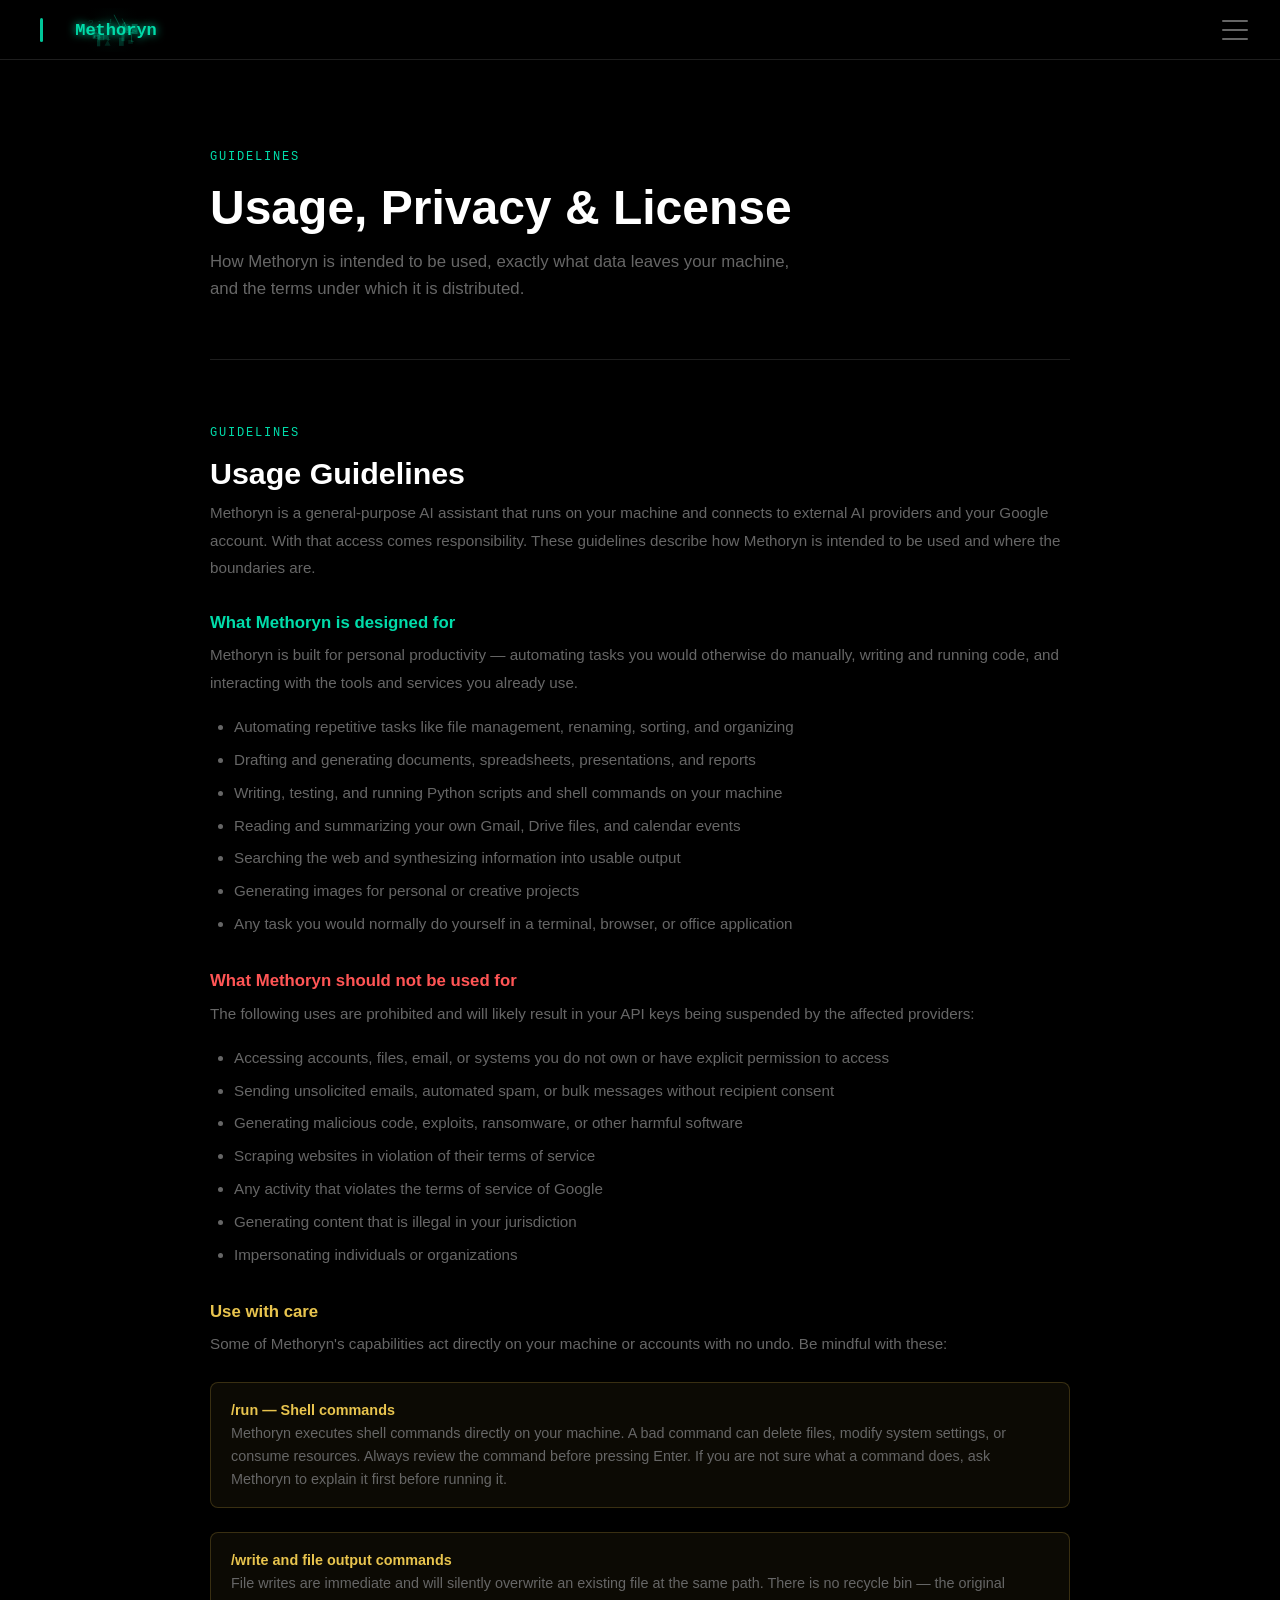
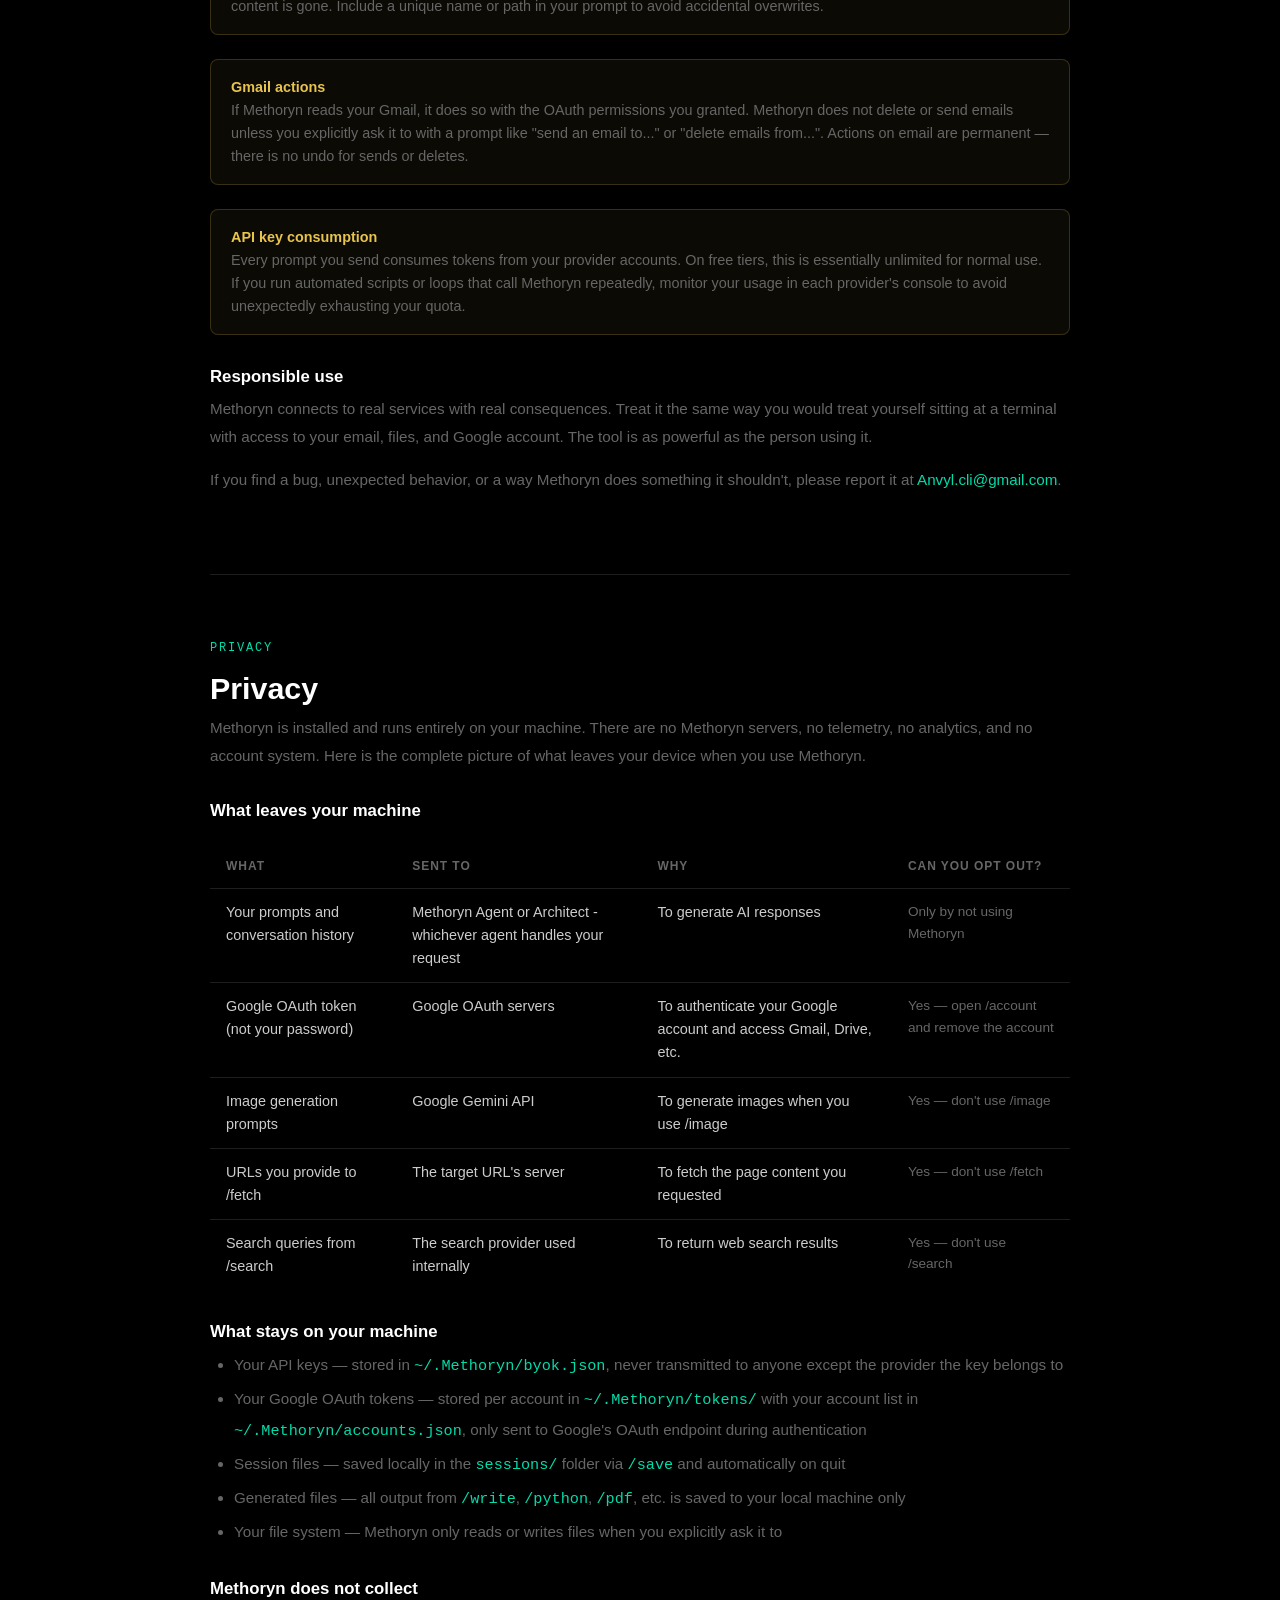
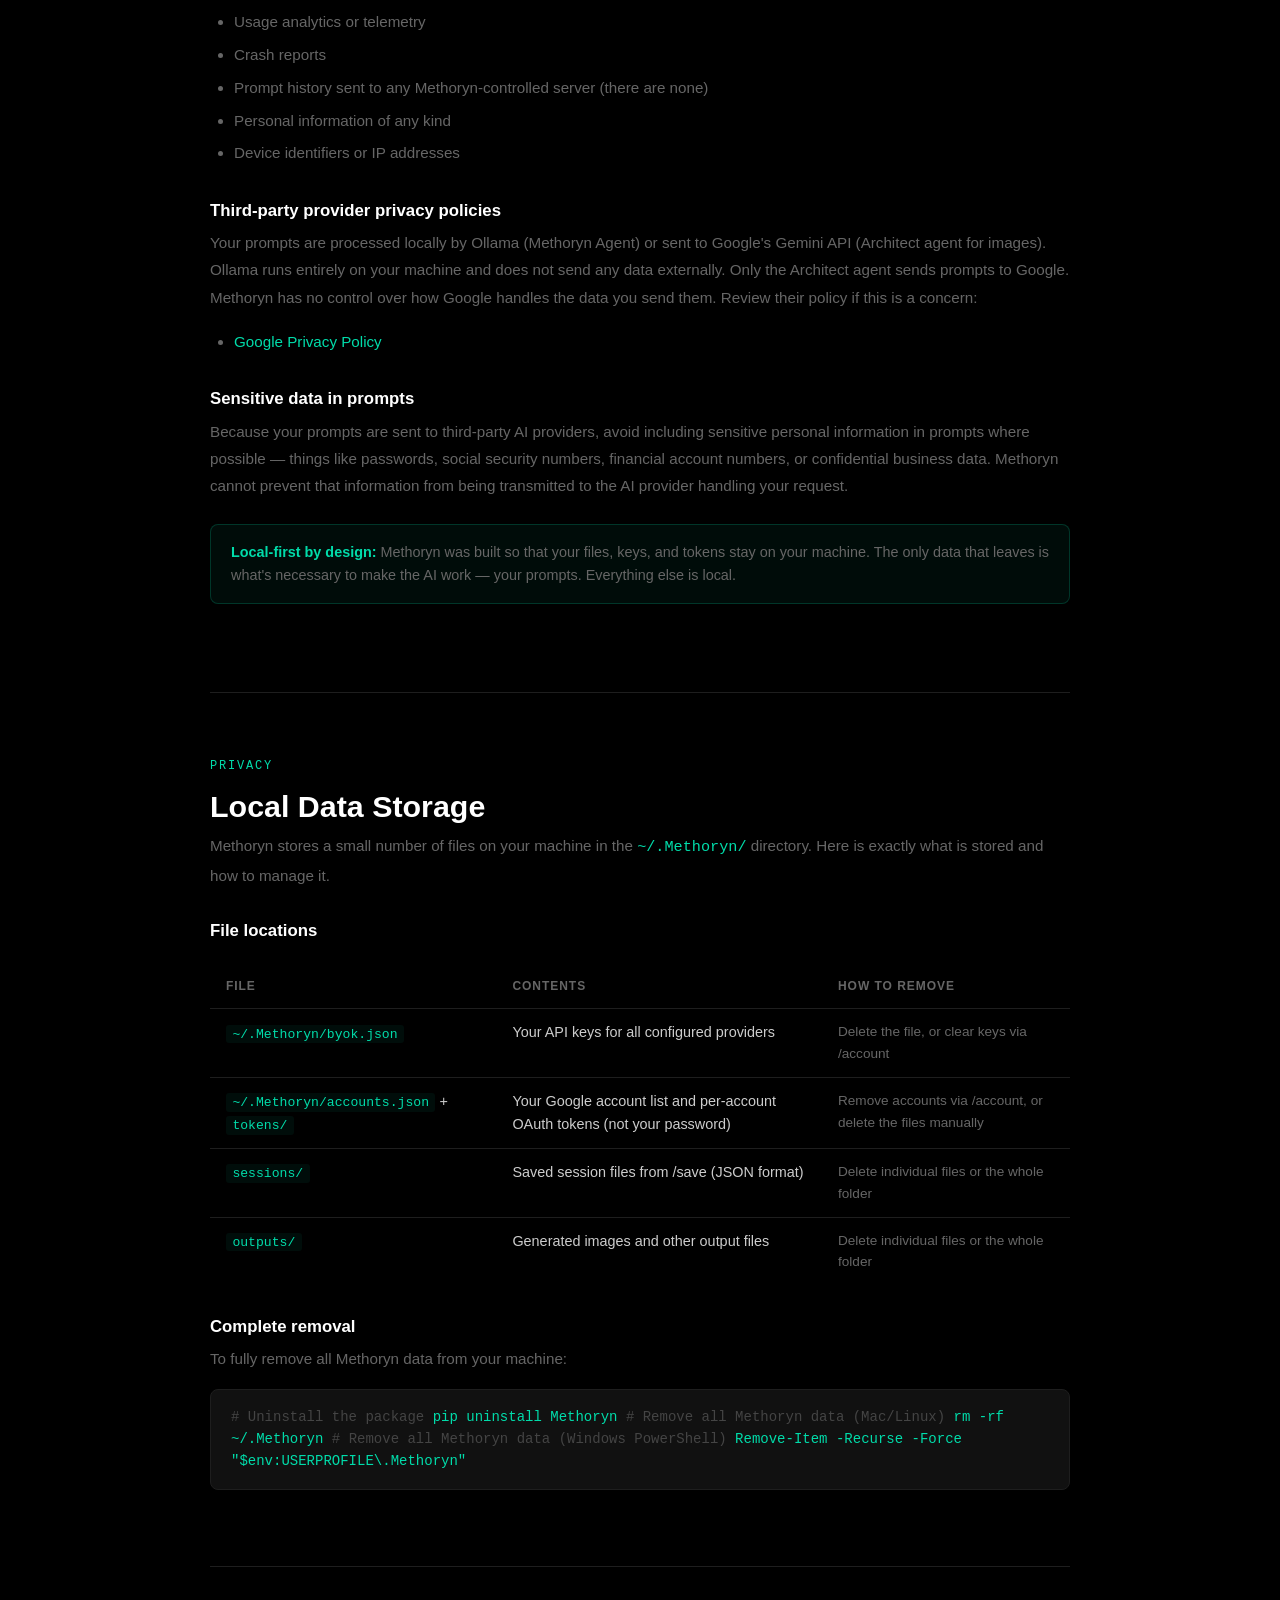
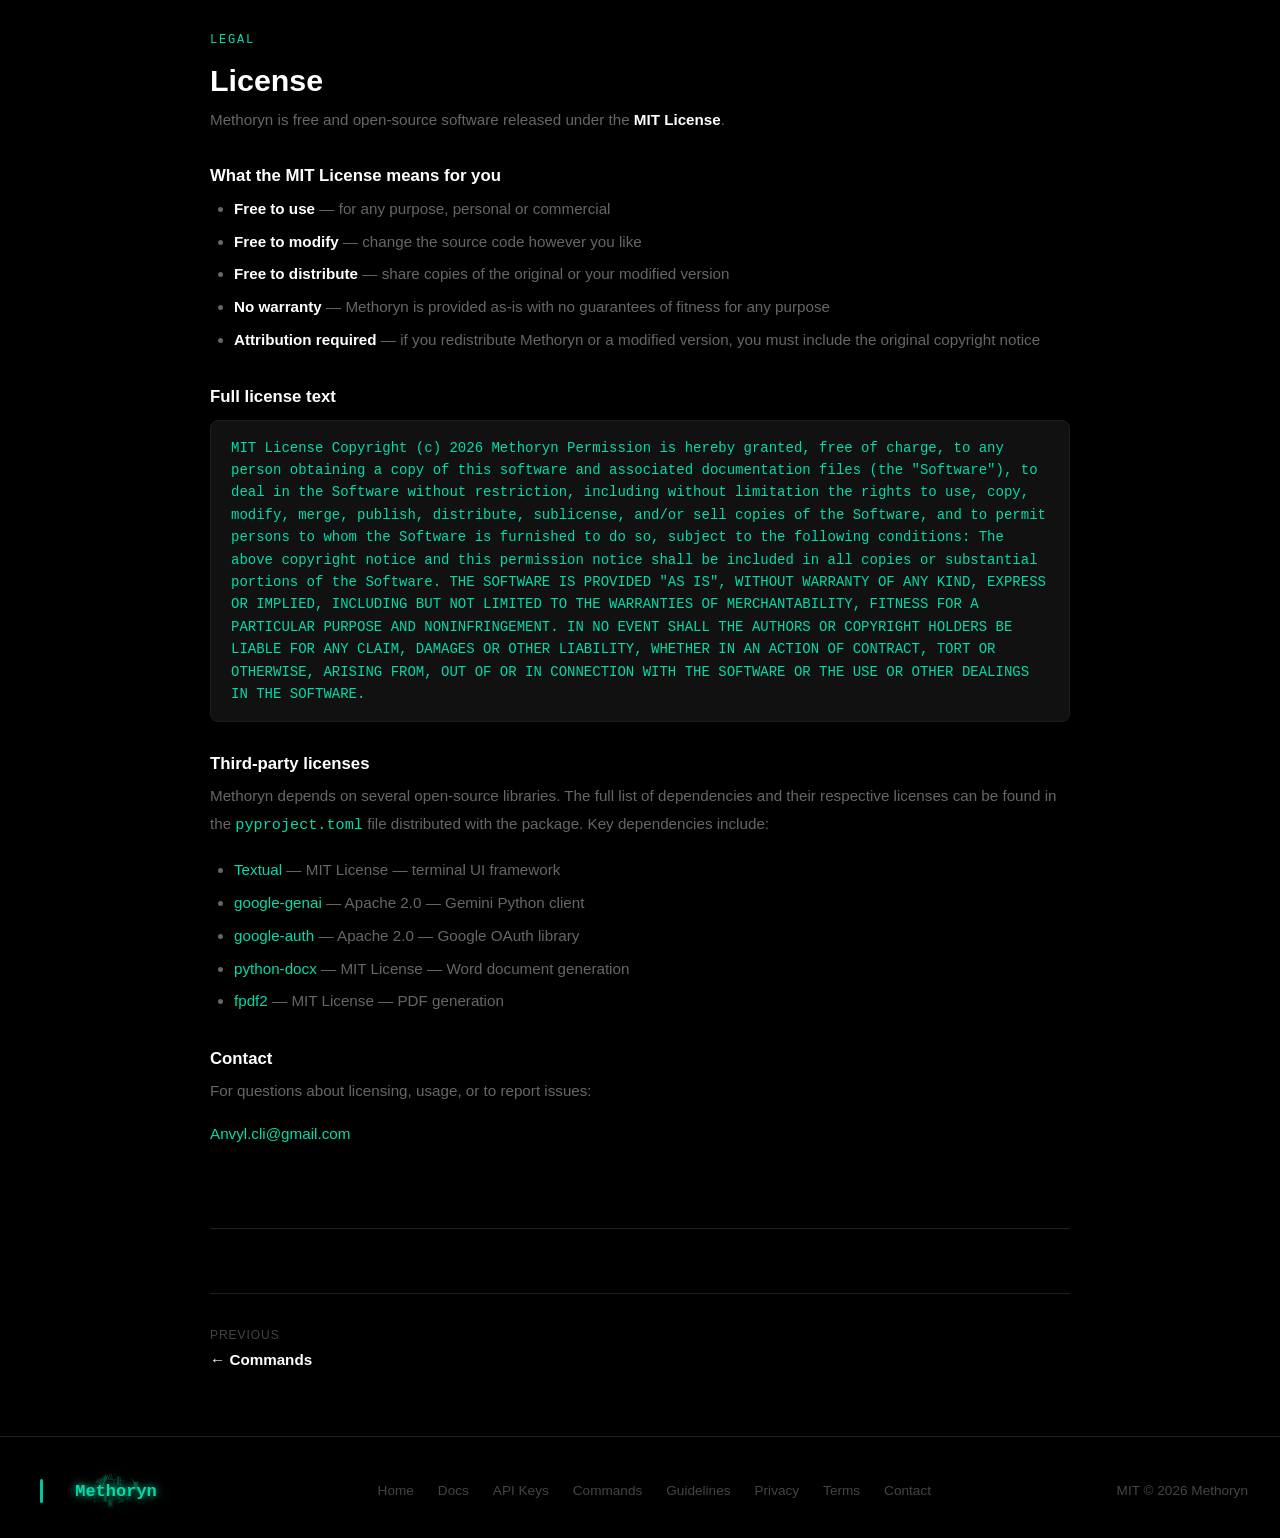
<file: guidelines.html>
<!DOCTYPE html>
<html lang="en">
<head>
  <meta charset="UTF-8"/>
  <meta name="viewport" content="width=device-width, initial-scale=1.0"/>
  <title>Guidelines — Methoryn</title>
  <meta name="description" content="Methoryn usage guidelines, privacy policy, and license information."/>
  <link rel="icon" type="image/svg+xml" href="favicon.svg"/>
  <link rel="stylesheet" href="style.css"/>
</head>
<body class="page">

  <!-- ── Nav ── -->
  <nav>
    <a class="nav-logo" href="index.html"><canvas id="Methoryn-logo-nav" style="display:block; width:160px; height:44px;"></canvas></a>
    <button class="nav-toggle" id="nav-toggle" aria-label="Open navigation menu" aria-expanded="false">
      <span></span><span></span><span></span>
    </button>
    <ul class="nav-links" id="nav-links">
      <li><a href="index.html">Home</a></li>
      <li><a href="api-keys.html">API Keys</a></li>
      <li><a href="commands.html">Commands</a></li>
      <li><a href="guidelines.html" class="active">Guidelines</a></li>
      <li><a href="https://pypi.org/project/Methoryn/#files" target="_blank" class="nav-download">⬇ Download</a></li>
      <li><a href="get-started.html" class="nav-cta">Get Started →</a></li>
    </ul>
  </nav>

  <!-- ── Page ── -->
  <div class="docs-page">
  <div class="docs-body">

    <div class="docs-hero">
      <div class="section-label">Guidelines</div>
      <h1>Usage, Privacy &amp; License</h1>
      <p>How Methoryn is intended to be used, exactly what data leaves your machine, and the terms under which it is distributed.</p>
    </div>

    <!-- ── Usage Guidelines ── -->
    <div class="docs-section" id="guidelines">
      <div class="section-label">Guidelines</div>
      <h2>Usage Guidelines</h2>
      <p>Methoryn is a general-purpose AI assistant that runs on your machine and connects to external AI providers and your Google account. With that access comes responsibility. These guidelines describe how Methoryn is intended to be used and where the boundaries are.</p>

      <h3 style="color:var(--accent);">What Methoryn is designed for</h3>
      <p>Methoryn is built for personal productivity — automating tasks you would otherwise do manually, writing and running code, and interacting with the tools and services you already use.</p>
      <ul>
        <li>Automating repetitive tasks like file management, renaming, sorting, and organizing</li>
        <li>Drafting and generating documents, spreadsheets, presentations, and reports</li>
        <li>Writing, testing, and running Python scripts and shell commands on your machine</li>
        <li>Reading and summarizing your own Gmail, Drive files, and calendar events</li>
        <li>Searching the web and synthesizing information into usable output</li>
        <li>Generating images for personal or creative projects</li>
        <li>Any task you would normally do yourself in a terminal, browser, or office application</li>
      </ul>

      <h3 style="color:var(--danger);">What Methoryn should not be used for</h3>
      <p>The following uses are prohibited and will likely result in your API keys being suspended by the affected providers:</p>
      <ul>
        <li>Accessing accounts, files, email, or systems you do not own or have explicit permission to access</li>
        <li>Sending unsolicited emails, automated spam, or bulk messages without recipient consent</li>
        <li>Generating malicious code, exploits, ransomware, or other harmful software</li>
        <li>Scraping websites in violation of their terms of service</li>
        <li>Any activity that violates the terms of service of Google</li>
        <li>Generating content that is illegal in your jurisdiction</li>
        <li>Impersonating individuals or organizations</li>
      </ul>

      <h3 style="color:var(--warn);">Use with care</h3>
      <p>Some of Methoryn's capabilities act directly on your machine or accounts with no undo. Be mindful with these:</p>

      <div class="docs-warn">
        <strong>/run — Shell commands</strong><br/>
        Methoryn executes shell commands directly on your machine. A bad command can delete files, modify system settings, or consume resources. Always review the command before pressing Enter. If you are not sure what a command does, ask Methoryn to explain it first before running it.
      </div>

      <div class="docs-warn">
        <strong>/write and file output commands</strong><br/>
        File writes are immediate and will silently overwrite an existing file at the same path. There is no recycle bin — the original content is gone. Include a unique name or path in your prompt to avoid accidental overwrites.
      </div>

      <div class="docs-warn">
        <strong>Gmail actions</strong><br/>
        If Methoryn reads your Gmail, it does so with the OAuth permissions you granted. Methoryn does not delete or send emails unless you explicitly ask it to with a prompt like "send an email to..." or "delete emails from...". Actions on email are permanent — there is no undo for sends or deletes.
      </div>

      <div class="docs-warn">
        <strong>API key consumption</strong><br/>
        Every prompt you send consumes tokens from your provider accounts. On free tiers, this is essentially unlimited for normal use. If you run automated scripts or loops that call Methoryn repeatedly, monitor your usage in each provider's console to avoid unexpectedly exhausting your quota.
      </div>

      <h3>Responsible use</h3>
      <p>Methoryn connects to real services with real consequences. Treat it the same way you would treat yourself sitting at a terminal with access to your email, files, and Google account. The tool is as powerful as the person using it.</p>
      <p>If you find a bug, unexpected behavior, or a way Methoryn does something it shouldn't, please report it at <a href="mailto:Anvyl.cli@gmail.com">Anvyl.cli@gmail.com</a>.</p>
    </div>

    <!-- ── Privacy ── -->
    <div class="docs-section" id="privacy">
      <div class="section-label">Privacy</div>
      <h2>Privacy</h2>
      <p>Methoryn is installed and runs entirely on your machine. There are no Methoryn servers, no telemetry, no analytics, and no account system. Here is the complete picture of what leaves your device when you use Methoryn.</p>

      <h3>What leaves your machine</h3>
      <table class="data-table">
        <thead>
          <tr><th>What</th><th>Sent to</th><th>Why</th><th>Can you opt out?</th></tr>
        </thead>
        <tbody>
          <tr>
            <td>Your prompts and conversation history</td>
            <td>Methoryn Agent or Architect - whichever agent handles your request</td>
            <td>To generate AI responses</td>
            <td class="td-dim">Only by not using Methoryn</td>
          </tr>
          <tr>
            <td>Google OAuth token (not your password)</td>
            <td>Google OAuth servers</td>
            <td>To authenticate your Google account and access Gmail, Drive, etc.</td>
            <td class="td-dim">Yes — open /account and remove the account</td>
          </tr>
          <tr>
            <td>Image generation prompts</td>
            <td>Google Gemini API</td>
            <td>To generate images when you use /image</td>
            <td class="td-dim">Yes — don't use /image</td>
          </tr>
          <tr>
            <td>URLs you provide to /fetch</td>
            <td>The target URL's server</td>
            <td>To fetch the page content you requested</td>
            <td class="td-dim">Yes — don't use /fetch</td>
          </tr>
          <tr>
            <td>Search queries from /search</td>
            <td>The search provider used internally</td>
            <td>To return web search results</td>
            <td class="td-dim">Yes — don't use /search</td>
          </tr>
        </tbody>
      </table>

      <h3>What stays on your machine</h3>
      <ul>
        <li>Your API keys — stored in <code style="color:var(--accent);">~/.Methoryn/byok.json</code>, never transmitted to anyone except the provider the key belongs to</li>
        <li>Your Google OAuth tokens — stored per account in <code style="color:var(--accent);">~/.Methoryn/tokens/</code> with your account list in <code style="color:var(--accent);">~/.Methoryn/accounts.json</code>, only sent to Google's OAuth endpoint during authentication</li>
        <li>Session files — saved locally in the <code style="color:var(--accent);">sessions/</code> folder via <code style="color:var(--accent);">/save</code> and automatically on quit</li>
        <li>Generated files — all output from <code style="color:var(--accent);">/write</code>, <code style="color:var(--accent);">/python</code>, <code style="color:var(--accent);">/pdf</code>, etc. is saved to your local machine only</li>
        <li>Your file system — Methoryn only reads or writes files when you explicitly ask it to</li>
      </ul>

      <h3>Methoryn does not collect</h3>
      <ul>
        <li>Usage analytics or telemetry</li>
        <li>Crash reports</li>
        <li>Prompt history sent to any Methoryn-controlled server (there are none)</li>
        <li>Personal information of any kind</li>
        <li>Device identifiers or IP addresses</li>
      </ul>

      <h3>Third-party provider privacy policies</h3>
      <p>Your prompts are processed locally by Ollama (Methoryn Agent) or sent to Google's Gemini API (Architect agent for images). Ollama runs entirely on your machine and does not send any data externally. Only the Architect agent sends prompts to Google. Methoryn has no control over how Google handles the data you send them. Review their policy if this is a concern:</p>
      <ul>
        <li><a href="https://policies.google.com/privacy" target="_blank">Google Privacy Policy</a></li>
      </ul>

      <h3>Sensitive data in prompts</h3>
      <p>Because your prompts are sent to third-party AI providers, avoid including sensitive personal information in prompts where possible — things like passwords, social security numbers, financial account numbers, or confidential business data. Methoryn cannot prevent that information from being transmitted to the AI provider handling your request.</p>

      <div class="docs-tip">
        <strong>Local-first by design:</strong> Methoryn was built so that your files, keys, and tokens stay on your machine. The only data that leaves is what's necessary to make the AI work — your prompts. Everything else is local.
      </div>
    </div>

    <!-- ── Data Storage ── -->
    <div class="docs-section" id="data">
      <div class="section-label">Privacy</div>
      <h2>Local Data Storage</h2>
      <p>Methoryn stores a small number of files on your machine in the <code style="color:var(--accent);">~/.Methoryn/</code> directory. Here is exactly what is stored and how to manage it.</p>

      <h3>File locations</h3>
      <table class="data-table">
        <thead>
          <tr><th>File</th><th>Contents</th><th>How to remove</th></tr>
        </thead>
        <tbody>
          <tr>
            <td><code>~/.Methoryn/byok.json</code></td>
            <td>Your API keys for all configured providers</td>
            <td class="td-dim">Delete the file, or clear keys via /account</td>
          </tr>
          <tr>
            <td><code>~/.Methoryn/accounts.json</code> + <code>tokens/</code></td>
            <td>Your Google account list and per-account OAuth tokens (not your password)</td>
            <td class="td-dim">Remove accounts via /account, or delete the files manually</td>
          </tr>
          <tr>
            <td><code>sessions/</code></td>
            <td>Saved session files from /save (JSON format)</td>
            <td class="td-dim">Delete individual files or the whole folder</td>
          </tr>
          <tr>
            <td><code>outputs/</code></td>
            <td>Generated images and other output files</td>
            <td class="td-dim">Delete individual files or the whole folder</td>
          </tr>
        </tbody>
      </table>

      <h3>Complete removal</h3>
      <p>To fully remove all Methoryn data from your machine:</p>
      <div class="code-block"><span class="comment"># Uninstall the package</span>
pip uninstall Methoryn

<span class="comment"># Remove all Methoryn data (Mac/Linux)</span>
rm -rf ~/.Methoryn

<span class="comment"># Remove all Methoryn data (Windows PowerShell)</span>
Remove-Item -Recurse -Force "$env:USERPROFILE\.Methoryn"</div>
    </div>

    <!-- ── License ── -->
    <div class="docs-section" id="license">
      <div class="section-label">Legal</div>
      <h2>License</h2>
      <p>Methoryn is free and open-source software released under the <strong style="color:#fff;">MIT License</strong>.</p>

      <h3>What the MIT License means for you</h3>
      <ul>
        <li><strong style="color:#fff;">Free to use</strong> — for any purpose, personal or commercial</li>
        <li><strong style="color:#fff;">Free to modify</strong> — change the source code however you like</li>
        <li><strong style="color:#fff;">Free to distribute</strong> — share copies of the original or your modified version</li>
        <li><strong style="color:#fff;">No warranty</strong> — Methoryn is provided as-is with no guarantees of fitness for any purpose</li>
        <li><strong style="color:#fff;">Attribution required</strong> — if you redistribute Methoryn or a modified version, you must include the original copyright notice</li>
      </ul>

      <h3>Full license text</h3>
      <div class="code-block">MIT License

Copyright (c) 2026 Methoryn

Permission is hereby granted, free of charge, to any person obtaining a copy
of this software and associated documentation files (the "Software"), to deal
in the Software without restriction, including without limitation the rights
to use, copy, modify, merge, publish, distribute, sublicense, and/or sell
copies of the Software, and to permit persons to whom the Software is
furnished to do so, subject to the following conditions:

The above copyright notice and this permission notice shall be included in all
copies or substantial portions of the Software.

THE SOFTWARE IS PROVIDED "AS IS", WITHOUT WARRANTY OF ANY KIND, EXPRESS OR
IMPLIED, INCLUDING BUT NOT LIMITED TO THE WARRANTIES OF MERCHANTABILITY,
FITNESS FOR A PARTICULAR PURPOSE AND NONINFRINGEMENT. IN NO EVENT SHALL THE
AUTHORS OR COPYRIGHT HOLDERS BE LIABLE FOR ANY CLAIM, DAMAGES OR OTHER
LIABILITY, WHETHER IN AN ACTION OF CONTRACT, TORT OR OTHERWISE, ARISING FROM,
OUT OF OR IN CONNECTION WITH THE SOFTWARE OR THE USE OR OTHER DEALINGS IN THE
SOFTWARE.</div>

      <h3>Third-party licenses</h3>
      <p>Methoryn depends on several open-source libraries. The full list of dependencies and their respective licenses can be found in the <code style="color:var(--accent);">pyproject.toml</code> file distributed with the package. Key dependencies include:</p>
      <ul>
        <li><a href="https://github.com/Textualize/textual" target="_blank">Textual</a> — MIT License — terminal UI framework</li>
        <li><a href="https://github.com/googleapis/python-genai" target="_blank">google-genai</a> — Apache 2.0 — Gemini Python client</li>
        <li><a href="https://github.com/google/google-auth-library-python" target="_blank">google-auth</a> — Apache 2.0 — Google OAuth library</li>
        <li><a href="https://github.com/python-docx/python-docx" target="_blank">python-docx</a> — MIT License — Word document generation</li>
        <li><a href="https://github.com/py-pdf/fpdf2" target="_blank">fpdf2</a> — MIT License — PDF generation</li>
      </ul>

      <h3>Contact</h3>
      <p>For questions about licensing, usage, or to report issues:</p>
      <p><a href="mailto:Anvyl.cli@gmail.com">Anvyl.cli@gmail.com</a></p>
    </div>

    <!-- ── Page nav ── -->
    <div class="page-nav">
      <a href="commands.html">
        <span class="nav-label">Previous</span>
        <span class="nav-title">← Commands</span>
      </a>
      <span></span>
    </div>

  </div>
  </div>

  <!-- ── Footer ── -->
  <footer>
    <canvas id="Methoryn-logo-footer" style="display:block;"></canvas>
    <div class="footer-links">
      <a href="index.html">Home</a>
      <a href="get-started.html">Docs</a>
      <a href="api-keys.html">API Keys</a>
      <a href="commands.html">Commands</a>
      <a href="guidelines.html">Guidelines</a>
      <a href="privacy.html">Privacy</a>
      <a href="terms.html">Terms</a>
      <a href="mailto:Anvyl.cli@gmail.com">Contact</a>
    </div>
    <span class="footer-copy">MIT © 2026 Methoryn</span>
  </footer>

  <script src="logo.js"></script>
  <script>
    document.addEventListener('DOMContentLoaded', function() {
      window.initMethorynLogo('Methoryn-logo-nav');
      window.initMethorynLogo('Methoryn-logo-footer');
      var toggle = document.getElementById('nav-toggle');
      var links  = document.getElementById('nav-links');
      if (toggle && links) {
        toggle.addEventListener('click', function() {
          var open = links.classList.toggle('open');
          toggle.classList.toggle('open', open);
          toggle.setAttribute('aria-expanded', open);
        });
        links.querySelectorAll('a').forEach(function(a) {
          a.addEventListener('click', function() {
            links.classList.remove('open');
            toggle.classList.remove('open');
            toggle.setAttribute('aria-expanded', 'false');
          });
        });
      }
    });
  </script>
</body>
</html>
</file>
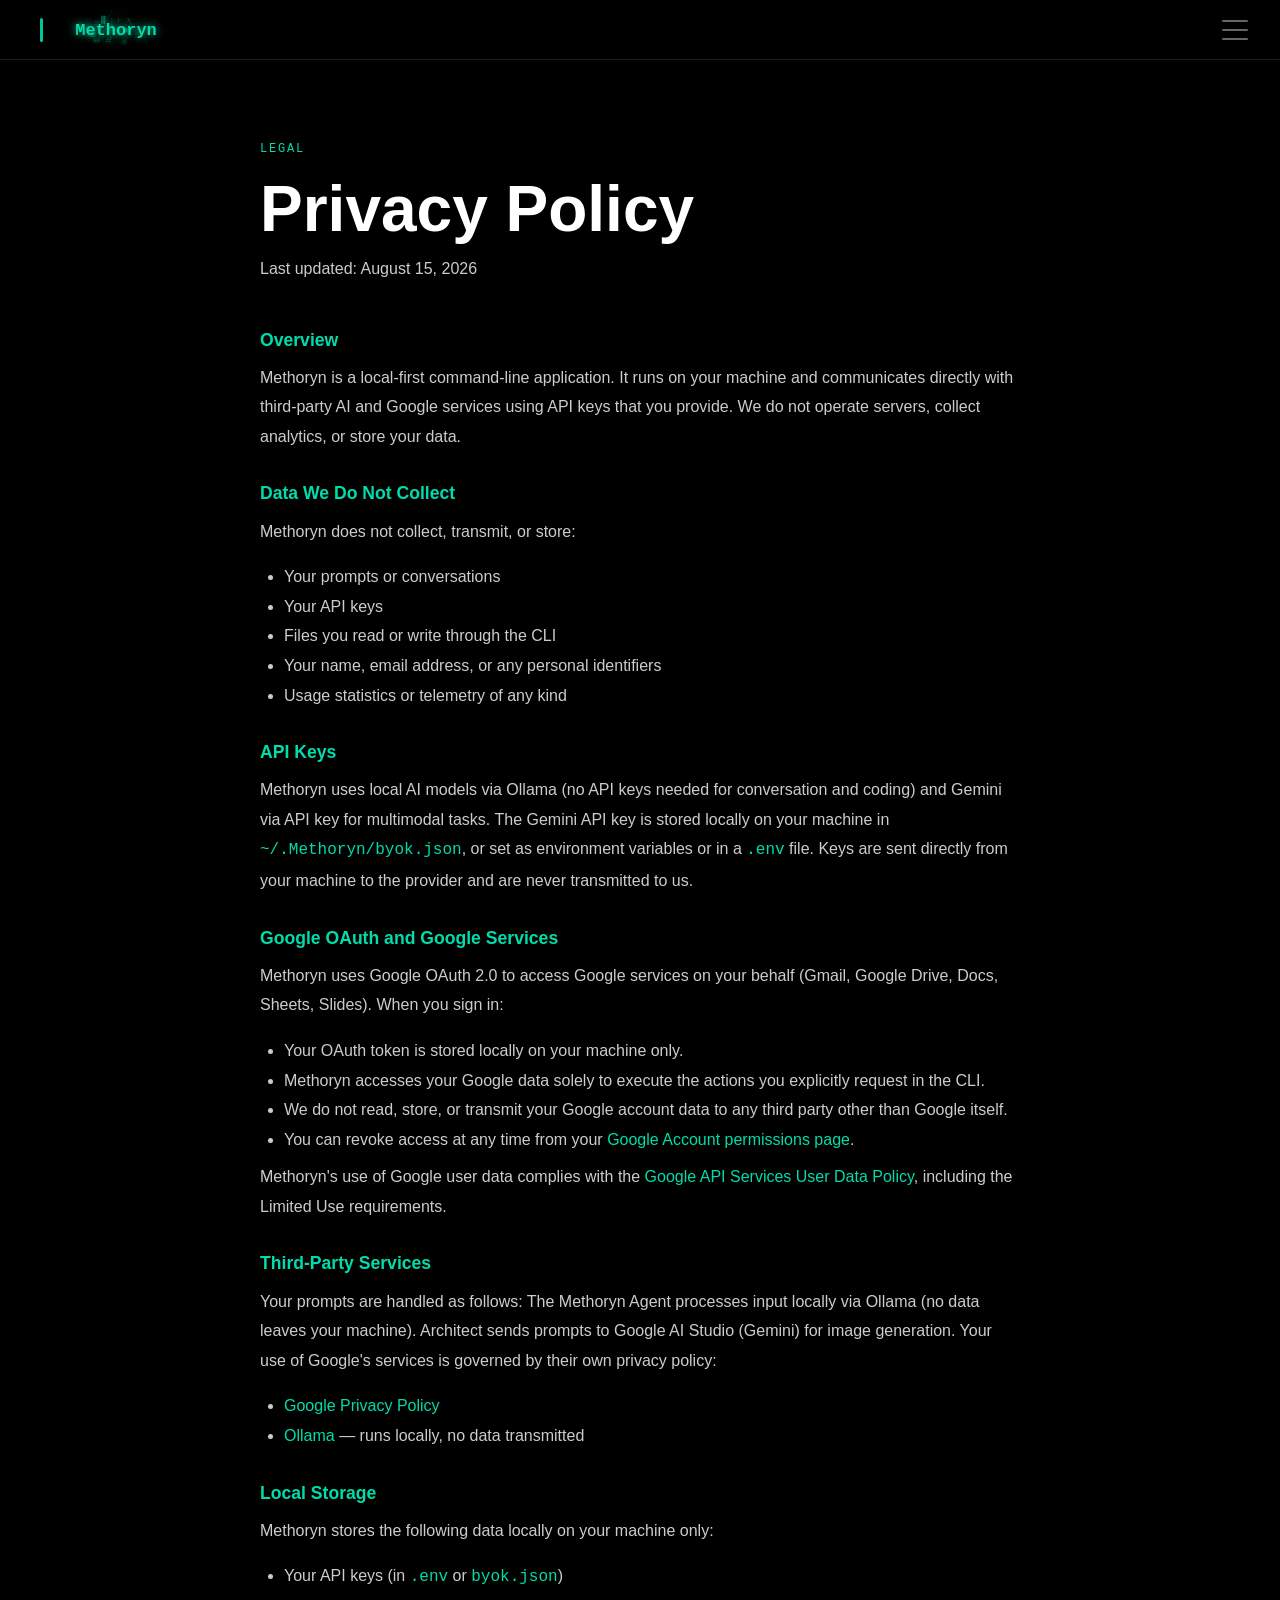
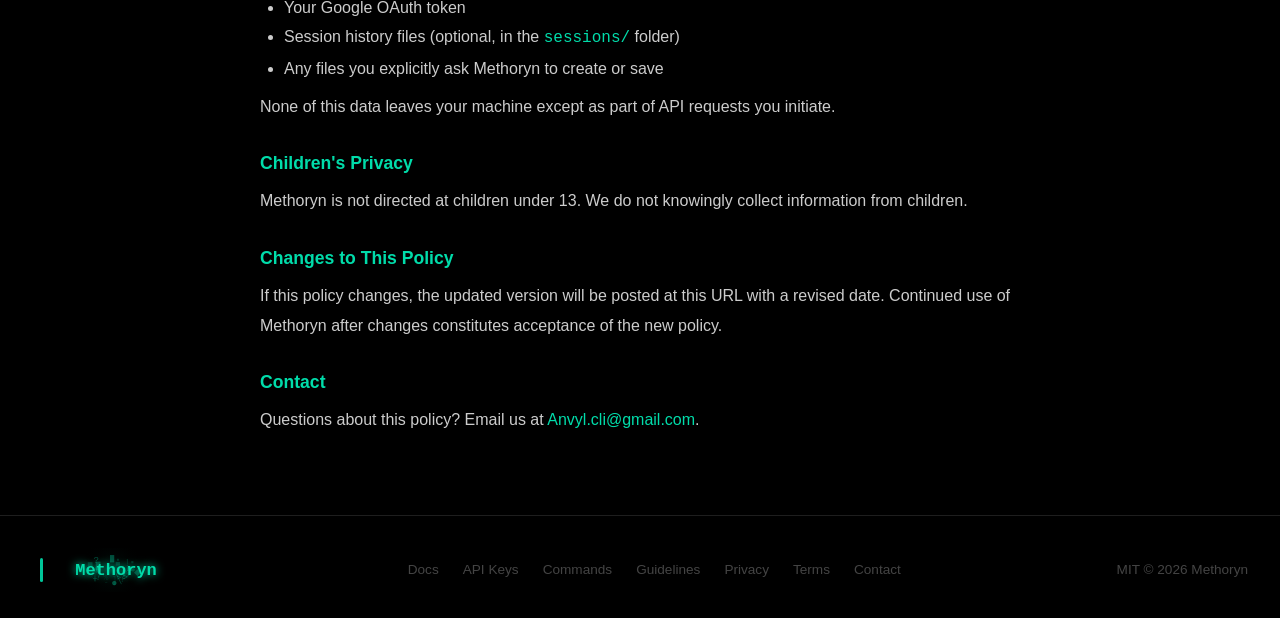
<file: privacy.html>
<!DOCTYPE html>
<html lang="en">
<head>
  <meta charset="UTF-8"/>
  <meta name="viewport" content="width=device-width, initial-scale=1.0"/>
  <title>Privacy Policy — Methoryn</title>
  <meta name="description" content="Methoryn privacy policy. How we handle your data when you use the Methoryn CLI."/>
  <link rel="icon" type="image/svg+xml" href="favicon.svg"/>
  <link rel="stylesheet" href="style.css"/>
</head>
<body class="page">

  <!-- ── Nav ── -->
  <nav>
    <a class="nav-logo" href="index.html"><canvas id="Methoryn-logo-nav" data-Methoryn-logo style="display:block; width:160px; height:44px;"></canvas></a>
    <button class="nav-toggle" id="nav-toggle" aria-label="Open navigation menu" aria-expanded="false">
      <span></span><span></span><span></span>
    </button>
    <ul class="nav-links" id="nav-links">
      <li><a href="index.html">Home</a></li>
      <li><a href="api-keys.html">API Keys</a></li>
      <li><a href="commands.html">Commands</a></li>
      <li><a href="guidelines.html">Guidelines</a></li>
      <li><a href="https://pypi.org/project/Methoryn/#files" target="_blank" class="nav-download">⬇ Download</a></li>
      <li><a href="get-started.html" class="nav-cta">Get Started →</a></li>
    </ul>
  </nav>

  <!-- ── Content ── -->
  <section style="padding: 5rem 1.5rem 4rem;">
    <div class="container" style="max-width: 760px;">

      <div class="section-label">Legal</div>
      <h1 style="margin-bottom: 0.5rem;">Privacy Policy</h1>
      <p style="color: var(--muted); margin-bottom: 3rem;">Last updated: August 15, 2026</p>

      <div style="line-height: 1.85; color: var(--fg);">

        <h2 style="color: var(--accent); font-size: 1.1rem; margin: 2rem 0 0.75rem;">Overview</h2>
        <p>Methoryn is a local-first command-line application. It runs on your machine and communicates directly with third-party AI and Google services using API keys that you provide. We do not operate servers, collect analytics, or store your data.</p>

        <h2 style="color: var(--accent); font-size: 1.1rem; margin: 2rem 0 0.75rem;">Data We Do Not Collect</h2>
        <p>Methoryn does not collect, transmit, or store:</p>
        <ul style="margin: 0.5rem 0 0.5rem 1.5rem; color: var(--muted);">
          <li>Your prompts or conversations</li>
          <li>Your API keys</li>
          <li>Files you read or write through the CLI</li>
          <li>Your name, email address, or any personal identifiers</li>
          <li>Usage statistics or telemetry of any kind</li>
        </ul>

        <h2 style="color: var(--accent); font-size: 1.1rem; margin: 2rem 0 0.75rem;">API Keys</h2>
        <p>Methoryn uses local AI models via Ollama (no API keys needed for conversation and coding) and Gemini via API key for multimodal tasks. The Gemini API key is stored locally on your machine in <code style="color: var(--accent);">~/.Methoryn/byok.json</code>, or set as environment variables or in a <code style="color: var(--accent);">.env</code> file. Keys are sent directly from your machine to the provider and are never transmitted to us.</p>

        <h2 style="color: var(--accent); font-size: 1.1rem; margin: 2rem 0 0.75rem;">Google OAuth and Google Services</h2>
        <p>Methoryn uses Google OAuth 2.0 to access Google services on your behalf (Gmail, Google Drive, Docs, Sheets, Slides). When you sign in:</p>
        <ul style="margin: 0.5rem 0 0.5rem 1.5rem; color: var(--muted);">
          <li>Your OAuth token is stored locally on your machine only.</li>
          <li>Methoryn accesses your Google data solely to execute the actions you explicitly request in the CLI.</li>
          <li>We do not read, store, or transmit your Google account data to any third party other than Google itself.</li>
          <li>You can revoke access at any time from your <a href="https://myaccount.google.com/permissions" style="color: var(--accent);">Google Account permissions page</a>.</li>
        </ul>
        <p>Methoryn's use of Google user data complies with the <a href="https://developers.google.com/terms/api-services-user-data-policy" style="color: var(--accent);">Google API Services User Data Policy</a>, including the Limited Use requirements.</p>

        <h2 style="color: var(--accent); font-size: 1.1rem; margin: 2rem 0 0.75rem;">Third-Party Services</h2>
        <p>Your prompts are handled as follows: The Methoryn Agent processes input locally via Ollama (no data leaves your machine). Architect sends prompts to Google AI Studio (Gemini) for image generation. Your use of Google's services is governed by their own privacy policy:</p>
        <ul style="margin: 0.5rem 0 0.5rem 1.5rem; color: var(--muted);">
          <li><a href="https://policies.google.com/privacy" style="color: var(--accent);">Google Privacy Policy</a></li>
          <li><a href="https://ollama.com/" style="color: var(--accent);">Ollama</a> — runs locally, no data transmitted</li>
        </ul>

        <h2 style="color: var(--accent); font-size: 1.1rem; margin: 2rem 0 0.75rem;">Local Storage</h2>
        <p>Methoryn stores the following data locally on your machine only:</p>
        <ul style="margin: 0.5rem 0 0.5rem 1.5rem; color: var(--muted);">
          <li>Your API keys (in <code style="color: var(--accent);">.env</code> or <code style="color: var(--accent);">byok.json</code>)</li>
          <li>Your Google OAuth token</li>
          <li>Session history files (optional, in the <code style="color: var(--accent);">sessions/</code> folder)</li>
          <li>Any files you explicitly ask Methoryn to create or save</li>
        </ul>
        <p>None of this data leaves your machine except as part of API requests you initiate.</p>

        <h2 style="color: var(--accent); font-size: 1.1rem; margin: 2rem 0 0.75rem;">Children's Privacy</h2>
        <p>Methoryn is not directed at children under 13. We do not knowingly collect information from children.</p>

        <h2 style="color: var(--accent); font-size: 1.1rem; margin: 2rem 0 0.75rem;">Changes to This Policy</h2>
        <p>If this policy changes, the updated version will be posted at this URL with a revised date. Continued use of Methoryn after changes constitutes acceptance of the new policy.</p>

        <h2 style="color: var(--accent); font-size: 1.1rem; margin: 2rem 0 0.75rem;">Contact</h2>
        <p>Questions about this policy? Email us at <a href="mailto:Anvyl.cli@gmail.com" style="color: var(--accent);">Anvyl.cli@gmail.com</a>.</p>

      </div>
    </div>
  </section>

  <!-- ── Footer ── -->
  <footer>
    <canvas id="Methoryn-logo-footer" data-Methoryn-logo style="display:block;"></canvas>
    <div class="footer-links">
      <a href="get-started.html">Docs</a>
      <a href="api-keys.html">API Keys</a>
      <a href="commands.html">Commands</a>
      <a href="guidelines.html">Guidelines</a>
      <a href="privacy.html">Privacy</a>
      <a href="terms.html">Terms</a>
      <a href="mailto:Anvyl.cli@gmail.com">Contact</a>
    </div>
    <span class="footer-copy">MIT © 2026 Methoryn</span>
  </footer>

  <script src="logo.js"></script>
  <script>
    document.addEventListener('DOMContentLoaded', function() {
      window.initMethorynLogo('Methoryn-logo-nav');
      window.initMethorynLogo('Methoryn-logo-footer');
      var toggle = document.getElementById('nav-toggle');
      var links  = document.getElementById('nav-links');
      if (toggle && links) {
        toggle.addEventListener('click', function() {
          var open = links.classList.toggle('open');
          toggle.classList.toggle('open', open);
          toggle.setAttribute('aria-expanded', open);
        });
        links.querySelectorAll('a').forEach(function(a) {
          a.addEventListener('click', function() {
            links.classList.remove('open');
            toggle.classList.remove('open');
            toggle.setAttribute('aria-expanded', 'false');
          });
        });
      }
    });
  </script>

</body>
</html>
</file>
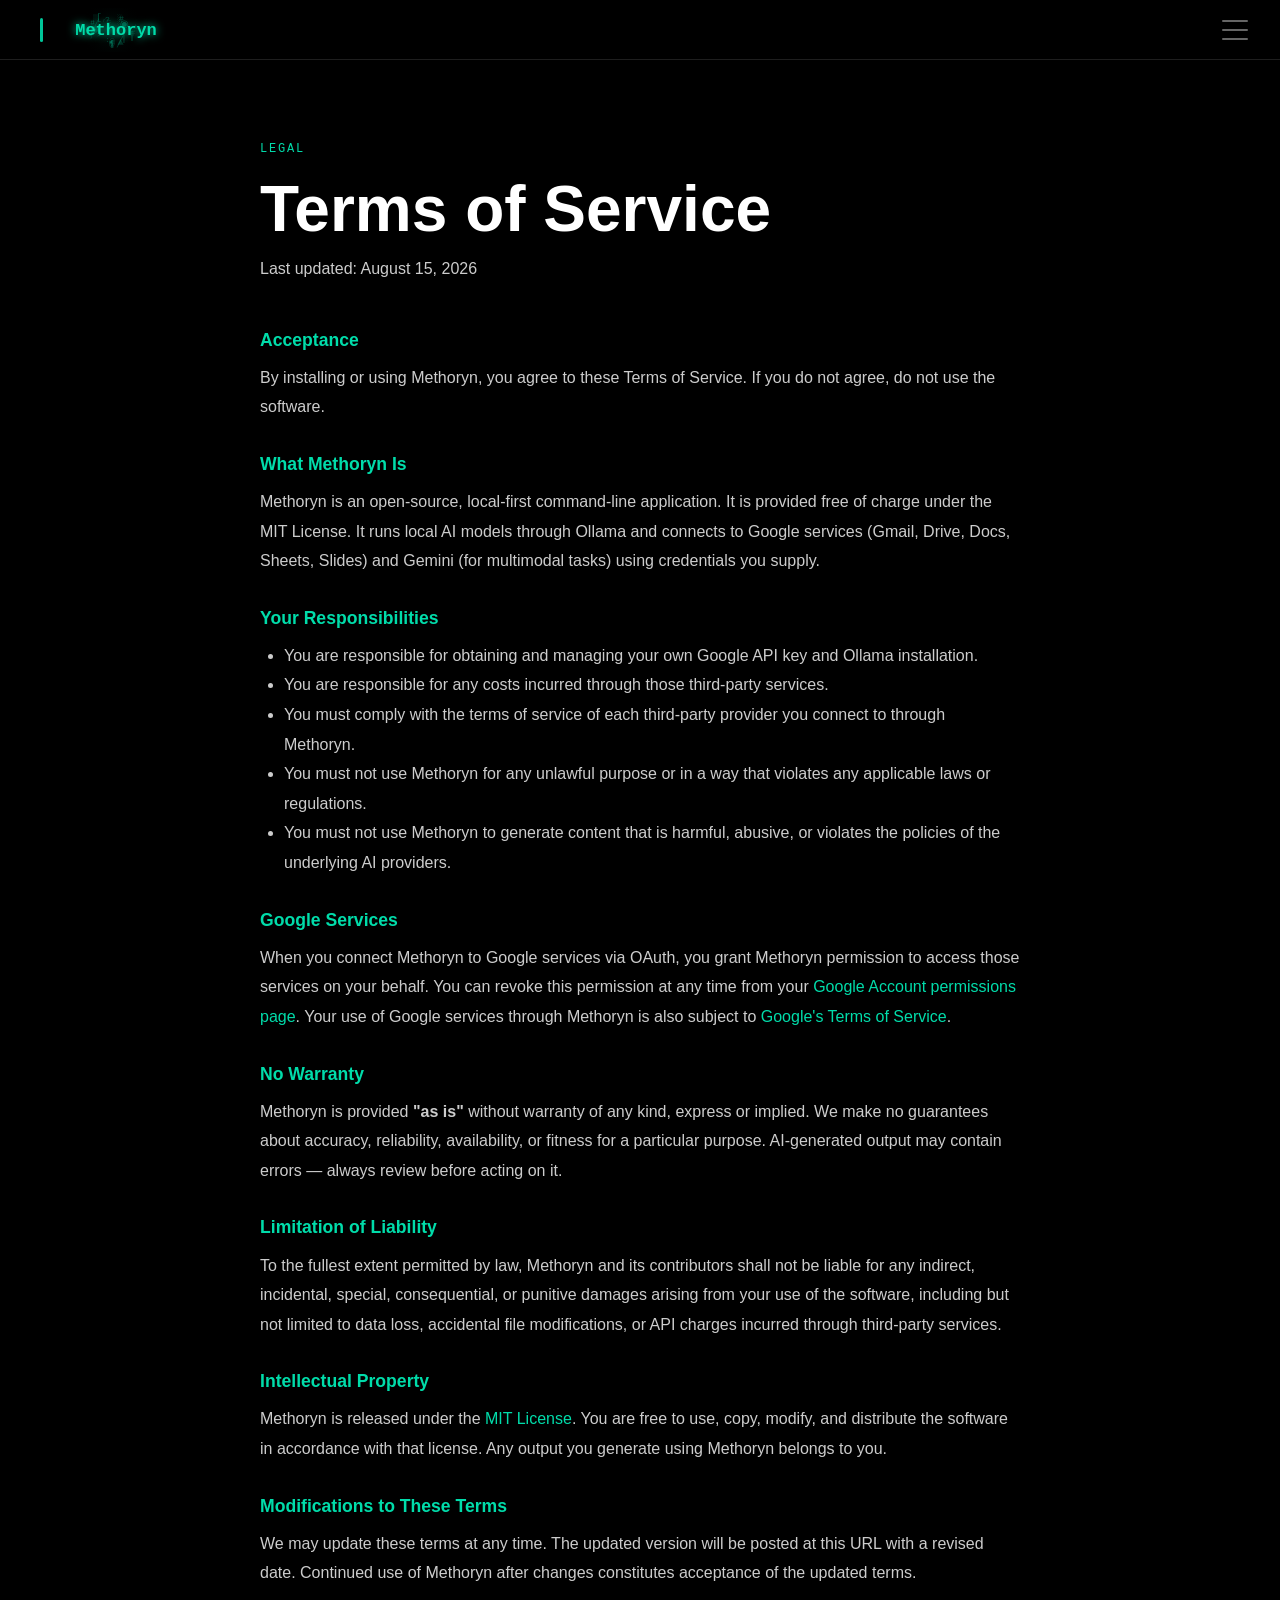
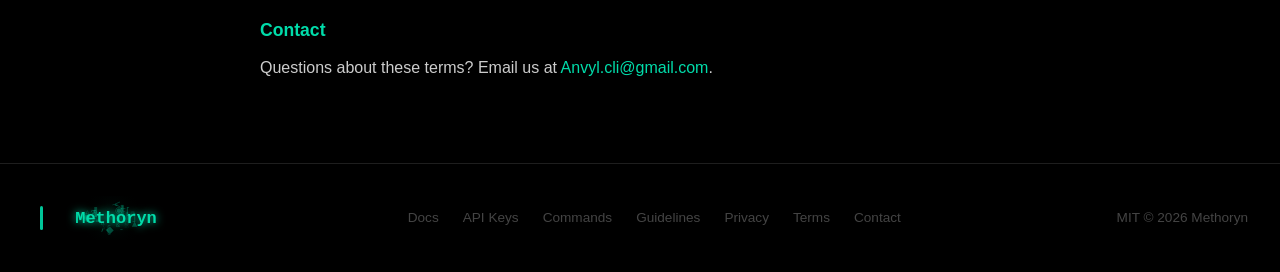
<file: terms.html>
<!DOCTYPE html>
<html lang="en">
<head>
  <meta charset="UTF-8"/>
  <meta name="viewport" content="width=device-width, initial-scale=1.0"/>
  <title>Terms of Service — Methoryn</title>
  <meta name="description" content="Methoryn terms of service. The terms governing your use of the Methoryn CLI."/>
  <link rel="icon" type="image/svg+xml" href="favicon.svg"/>
  <link rel="stylesheet" href="style.css"/>
</head>
<body class="page">

  <!-- ── Nav ── -->
  <nav>
    <a class="nav-logo" href="index.html"><canvas id="Methoryn-logo-nav" data-Methoryn-logo style="display:block; width:160px; height:44px;"></canvas></a>
    <button class="nav-toggle" id="nav-toggle" aria-label="Open navigation menu" aria-expanded="false">
      <span></span><span></span><span></span>
    </button>
    <ul class="nav-links" id="nav-links">
      <li><a href="index.html">Home</a></li>
      <li><a href="api-keys.html">API Keys</a></li>
      <li><a href="commands.html">Commands</a></li>
      <li><a href="guidelines.html">Guidelines</a></li>
      <li><a href="https://pypi.org/project/Methoryn/#files" target="_blank" class="nav-download">⬇ Download</a></li>
      <li><a href="get-started.html" class="nav-cta">Get Started →</a></li>
    </ul>
  </nav>

  <!-- ── Content ── -->
  <section style="padding: 5rem 1.5rem 4rem;">
    <div class="container" style="max-width: 760px;">

      <div class="section-label">Legal</div>
      <h1 style="margin-bottom: 0.5rem;">Terms of Service</h1>
      <p style="color: var(--muted); margin-bottom: 3rem;">Last updated: August 15, 2026</p>

      <div style="line-height: 1.85; color: var(--fg);">

        <h2 style="color: var(--accent); font-size: 1.1rem; margin: 2rem 0 0.75rem;">Acceptance</h2>
        <p>By installing or using Methoryn, you agree to these Terms of Service. If you do not agree, do not use the software.</p>

        <h2 style="color: var(--accent); font-size: 1.1rem; margin: 2rem 0 0.75rem;">What Methoryn Is</h2>
        <p>Methoryn is an open-source, local-first command-line application. It is provided free of charge under the MIT License. It runs local AI models through Ollama and connects to Google services (Gmail, Drive, Docs, Sheets, Slides) and Gemini (for multimodal tasks) using credentials you supply.</p>

        <h2 style="color: var(--accent); font-size: 1.1rem; margin: 2rem 0 0.75rem;">Your Responsibilities</h2>
        <ul style="margin: 0.5rem 0 0.5rem 1.5rem; color: var(--muted);">
          <li>You are responsible for obtaining and managing your own Google API key and Ollama installation.</li>
          <li>You are responsible for any costs incurred through those third-party services.</li>
          <li>You must comply with the terms of service of each third-party provider you connect to through Methoryn.</li>
          <li>You must not use Methoryn for any unlawful purpose or in a way that violates any applicable laws or regulations.</li>
          <li>You must not use Methoryn to generate content that is harmful, abusive, or violates the policies of the underlying AI providers.</li>
        </ul>

        <h2 style="color: var(--accent); font-size: 1.1rem; margin: 2rem 0 0.75rem;">Google Services</h2>
        <p>When you connect Methoryn to Google services via OAuth, you grant Methoryn permission to access those services on your behalf. You can revoke this permission at any time from your <a href="https://myaccount.google.com/permissions" style="color: var(--accent);">Google Account permissions page</a>. Your use of Google services through Methoryn is also subject to <a href="https://policies.google.com/terms" style="color: var(--accent);">Google's Terms of Service</a>.</p>

        <h2 style="color: var(--accent); font-size: 1.1rem; margin: 2rem 0 0.75rem;">No Warranty</h2>
        <p>Methoryn is provided <strong>"as is"</strong> without warranty of any kind, express or implied. We make no guarantees about accuracy, reliability, availability, or fitness for a particular purpose. AI-generated output may contain errors — always review before acting on it.</p>

        <h2 style="color: var(--accent); font-size: 1.1rem; margin: 2rem 0 0.75rem;">Limitation of Liability</h2>
        <p>To the fullest extent permitted by law, Methoryn and its contributors shall not be liable for any indirect, incidental, special, consequential, or punitive damages arising from your use of the software, including but not limited to data loss, accidental file modifications, or API charges incurred through third-party services.</p>

        <h2 style="color: var(--accent); font-size: 1.1rem; margin: 2rem 0 0.75rem;">Intellectual Property</h2>
        <p>Methoryn is released under the <a href="https://opensource.org/licenses/MIT" style="color: var(--accent);">MIT License</a>. You are free to use, copy, modify, and distribute the software in accordance with that license. Any output you generate using Methoryn belongs to you.</p>

        <h2 style="color: var(--accent); font-size: 1.1rem; margin: 2rem 0 0.75rem;">Modifications to These Terms</h2>
        <p>We may update these terms at any time. The updated version will be posted at this URL with a revised date. Continued use of Methoryn after changes constitutes acceptance of the updated terms.</p>

        <h2 style="color: var(--accent); font-size: 1.1rem; margin: 2rem 0 0.75rem;">Contact</h2>
        <p>Questions about these terms? Email us at <a href="mailto:Anvyl.cli@gmail.com" style="color: var(--accent);">Anvyl.cli@gmail.com</a>.</p>

      </div>
    </div>
  </section>

  <!-- ── Footer ── -->
  <footer>
    <canvas id="Methoryn-logo-footer" data-Methoryn-logo style="display:block;"></canvas>
    <div class="footer-links">
      <a href="get-started.html">Docs</a>
      <a href="api-keys.html">API Keys</a>
      <a href="commands.html">Commands</a>
      <a href="guidelines.html">Guidelines</a>
      <a href="privacy.html">Privacy</a>
      <a href="terms.html">Terms</a>
      <a href="mailto:Anvyl.cli@gmail.com">Contact</a>
    </div>
    <span class="footer-copy">MIT © 2026 Methoryn</span>
  </footer>

  <script src="logo.js"></script>
  <script>
    document.addEventListener('DOMContentLoaded', function() {
      window.initMethorynLogo('Methoryn-logo-nav');
      window.initMethorynLogo('Methoryn-logo-footer');
      var toggle = document.getElementById('nav-toggle');
      var links  = document.getElementById('nav-links');
      if (toggle && links) {
        toggle.addEventListener('click', function() {
          var open = links.classList.toggle('open');
          toggle.classList.toggle('open', open);
          toggle.setAttribute('aria-expanded', open);
        });
        links.querySelectorAll('a').forEach(function(a) {
          a.addEventListener('click', function() {
            links.classList.remove('open');
            toggle.classList.remove('open');
            toggle.setAttribute('aria-expanded', 'false');
          });
        });
      }
    });
  </script>

</body>
</html>
</file>
<file: style.css>
/* ── Methoryn Site — Shared Stylesheet ─────────────────────────────────────── */

:root {
  --bg:        #000000;
  --surface:   #0d0d0d;
  --surface2:  #111111;
  --border:    #1e1e1e;
  --accent:    #00dcaa;
  --accent-dim:#00a87e;
  --text:      #cccccc;
  --text-dim:  #666666;
  --text-muted:#444444;
  --danger:    #ff5555;
  --warn:      #e8c44e;
  --radius:    8px;
  /* Cross-platform font stack: macOS → Linux → Windows → generic */
  --font-mono: 'SF Mono', 'Menlo', 'Monaco', 'Cascadia Mono', 'Segoe UI Mono',
               'Liberation Mono', 'Courier New', Courier, monospace;
  --font-sans: -apple-system, BlinkMacSystemFont, 'SF Pro Text', 'Helvetica Neue',
               'Segoe UI', 'Ubuntu', 'Roboto', 'Noto Sans', Arial, sans-serif;
}

/* ── Reset ──────────────────────────────────────────────────────────────── */
*, *::before, *::after { box-sizing: border-box; margin: 0; padding: 0; }
html { scroll-behavior: smooth; overflow-x: hidden; }

body {
  background: var(--bg);
  color: var(--text);
  font-family: var(--font-sans);
  font-size: 16px;
  line-height: 1.6;
  -webkit-font-smoothing: antialiased;
  -moz-osx-font-smoothing: grayscale;
  overflow-x: hidden;
}

a { color: var(--accent); text-decoration: none; }
a:hover { color: #fff; }

/* ── Nav ────────────────────────────────────────────────────────────────── */
nav {
  position: fixed;
  top: 0; left: 0; right: 0;
  z-index: 100;
  display: flex;
  align-items: center;
  justify-content: space-between;
  padding: 0 2rem;
  height: 60px;
  background: rgba(0,0,0,0.85);
  border-bottom: 1px solid var(--border);
  backdrop-filter: blur(12px);
}

.nav-logo { display: flex; align-items: center; text-decoration: none; flex-shrink: 0; }
.nav-logo canvas {
  display: block;
  width: 160px;
  height: 44px;
  min-width: 0;
  /* Canvas bitmap is always 160×44; CSS scales the display */
}

/* nav-links and nav-cta are now defined in the hamburger section below */

/* ── Hamburger toggle — always visible ──────────────────────────────────── */
.nav-toggle {
  display: flex;
  flex-direction: column;
  justify-content: space-between;
  width: 26px;
  height: 20px;
  background: none;
  border: none;
  cursor: pointer;
  padding: 0;
  flex-shrink: 0;
  z-index: 101;
}

.nav-toggle span {
  display: block;
  width: 100%;
  height: 2px;
  background: var(--text-dim);
  border-radius: 2px;
  transition: transform 0.25s ease, opacity 0.25s ease, background 0.2s;
}

.nav-toggle:hover span { background: var(--accent); }

/* Animate to ✕ when open */
.nav-toggle.open span:nth-child(1) { transform: translateY(9px) rotate(45deg); }
.nav-toggle.open span:nth-child(2) { opacity: 0; }
.nav-toggle.open span:nth-child(3) { transform: translateY(-9px) rotate(-45deg); }

/* Nav links — hidden by default, revealed by hamburger on ALL screen sizes */
.nav-links {
  display: none;
  position: absolute;
  top: 60px;
  right: 0;
  min-width: 220px;
  flex-direction: column;
  gap: 0;
  list-style: none;
  background: rgba(8,8,8,0.98);
  border: 1px solid var(--border);
  border-top: none;
  border-radius: 0 0 var(--radius) var(--radius);
  box-shadow: 0 8px 32px rgba(0,0,0,0.6);
  z-index: 200;
  overflow: hidden;
}

.nav-links.open {
  display: flex;
}

.nav-links li { width: 100%; }

.nav-links a {
  display: block;
  padding: 0.8rem 1.5rem;
  color: var(--text-dim);
  font-size: 0.9rem;
  letter-spacing: 0.04em;
  transition: color 0.2s, background 0.2s;
  border-bottom: 1px solid rgba(255,255,255,0.04);
}

.nav-links li:last-child a { border-bottom: none; }

.nav-links a:hover,
.nav-links a.active { color: var(--accent); background: rgba(0,220,170,0.05); }

.nav-links .nav-cta {
  margin: 0.5rem 1rem;
  display: block;
  text-align: center;
  padding: 0.55rem 1rem;
  border-radius: var(--radius);
  background: var(--accent);
  color: #000 !important;
  font-weight: 600;
  font-size: 0.88rem;
  border-bottom: none !important;
}

.nav-links .nav-cta:hover { background: #fff; }

.nav-links .nav-download {
  margin: 0 1rem 0;
  display: block;
  text-align: center;
  padding: 0.5rem 1rem;
  border-radius: var(--radius);
  border: 1px solid var(--accent);
  color: var(--accent) !important;
  font-size: 0.85rem;
  font-weight: 600;
  border-bottom: none !important;
  background: none;
}

.nav-download {
  background: transparent;
  color: var(--accent) !important;
  border: 1px solid var(--accent);
  padding: 0.35rem 0.9rem;
  border-radius: var(--radius);
  font-weight: 600;
  font-size: 0.82rem;
  transition: background 0.2s, color 0.2s;
  white-space: nowrap;
}
.nav-download:hover {
  background: var(--accent);
  color: #000 !important;
}

/* ── Page wrapper ───────────────────────────────────────────────────────── */
.page { padding-top: 60px; }

/* ── Section base ───────────────────────────────────────────────────────── */
section { padding: 5rem 2rem; }

.container {
  max-width: 1000px;
  margin: 0 auto;
}

.section-label {
  font-family: var(--font-mono);
  font-size: 0.75rem;
  color: var(--accent);
  letter-spacing: 0.15em;
  text-transform: uppercase;
  margin-bottom: 0.75rem;
}

h1, h2, h3 { color: #fff; font-weight: 700; line-height: 1.2; overflow-wrap: break-word; word-break: break-word; }
h1 { font-size: clamp(1.85rem, 5.5vw, 4rem); }
h2 { font-size: clamp(1.5rem, 3vw, 2.2rem); margin-bottom: 1rem; }
h3 { font-size: 1.1rem; margin-bottom: 0.5rem; }

p { color: var(--text); margin-bottom: 1rem; }

/* ── Hero ───────────────────────────────────────────────────────────────── */
.hero {
  min-height: 100vh;
  display: flex;
  align-items: center;
  padding: 4rem 2rem 2rem;
  position: relative;
  overflow: hidden;
}

.hero::before {
  content: '';
  position: absolute;
  top: -200px; left: -200px;
  width: 700px; height: 700px;
  background: radial-gradient(circle, rgba(0,220,170,0.06) 0%, transparent 70%);
  pointer-events: none;
}

.hero-inner {
  max-width: 1000px;
  margin: 0 auto;
  width: 100%;
}

.hero-badge {
  display: inline-flex;
  align-items: center;
  gap: 0.5rem;
  background: rgba(0,220,170,0.08);
  border: 1px solid rgba(0,220,170,0.25);
  border-radius: 100px;
  padding: 0.3rem 0.9rem;
  font-family: var(--font-mono);
  font-size: 0.75rem;
  color: var(--accent);
  margin-bottom: 2rem;
}

.hero-badge span { width: 6px; height: 6px; border-radius: 50%; background: var(--accent); display: inline-block; animation: pulse 2s infinite; }

@keyframes pulse {
  0%, 100% { opacity: 1; }
  50% { opacity: 0.3; }
}

.hero h1 { margin-bottom: 1.5rem; }
.hero h1 em { font-style: normal; color: var(--accent); }

.hero-sub {
  font-size: 1.15rem;
  color: var(--text-dim);
  max-width: 560px;
  margin-bottom: 2.5rem;
  line-height: 1.7;
}

.hero-actions { display: flex; gap: 1rem; flex-wrap: wrap; margin-bottom: 3.5rem; }

.btn {
  display: inline-flex;
  align-items: center;
  gap: 0.5rem;
  padding: 0.75rem 1.75rem;
  border-radius: var(--radius);
  font-weight: 600;
  font-size: 0.95rem;
  cursor: pointer;
  transition: all 0.2s;
  border: none;
  text-decoration: none;
}

.btn-primary {
  background: var(--accent);
  color: #000;
}
.btn-primary:hover {
  background: #fff;
  color: #000;
  transform: translateY(-2px);
  box-shadow: 0 8px 24px rgba(0,220,170,0.25);
}

.btn-secondary {
  background: transparent;
  color: var(--text);
  border: 1px solid var(--border);
}
.btn-secondary:hover {
  border-color: var(--accent);
  color: var(--accent);
  transform: translateY(-2px);
}

.btn-download {
  background: transparent;
  color: var(--accent);
  border: 1.5px solid var(--accent);
}
.btn-download:hover {
  background: var(--accent);
  color: #000;
  transform: translateY(-2px);
  box-shadow: 0 8px 24px rgba(0,220,170,0.2);
}

/* ── Install box ────────────────────────────────────────────────────────── */
.install-box {
  display: inline-flex;
  align-items: center;
  gap: 1rem;
  background: var(--surface);
  border: 1px solid var(--border);
  border-radius: var(--radius);
  padding: 0.85rem 1.25rem;
  font-family: var(--font-mono);
  font-size: 0.95rem;
  color: var(--accent);
  max-width: 100%;
}

.install-box .prompt { color: var(--text-muted); user-select: none; }

.copy-btn {
  background: none;
  border: 1px solid var(--border);
  color: var(--text-dim);
  padding: 0.3rem 0.7rem;
  border-radius: 4px;
  font-size: 0.75rem;
  cursor: pointer;
  transition: all 0.2s;
  white-space: nowrap;
}
.copy-btn:hover { border-color: var(--accent); color: var(--accent); }
.copy-btn.copied { border-color: var(--accent); color: var(--accent); }

/* ── Feature grid ───────────────────────────────────────────────────────── */
.features-grid {
  display: grid;
  grid-template-columns: repeat(auto-fit, minmax(280px, 1fr));
  gap: 1.25rem;
  margin-top: 3rem;
}

.feature-card {
  background: var(--surface);
  border: 1px solid var(--border);
  border-radius: var(--radius);
  padding: 1.75rem;
  transition: border-color 0.2s, transform 0.2s;
}

.feature-card:hover {
  border-color: rgba(0,220,170,0.3);
  transform: translateY(-3px);
}

.feature-icon {
  font-size: 1.5rem;
  margin-bottom: 1rem;
}

.feature-card h3 { color: #fff; margin-bottom: 0.5rem; }
.feature-card p { color: var(--text-dim); font-size: 0.9rem; margin: 0; }

/* ── Divider ────────────────────────────────────────────────────────────── */
.divider {
  border: none;
  border-top: 1px solid var(--border);
  margin: 0;
}

/* ── Keys table ─────────────────────────────────────────────────────────── */
.keys-grid {
  display: grid;
  grid-template-columns: repeat(auto-fit, minmax(300px, 1fr));
  gap: 1rem;
  margin-top: 2rem;
}

.key-card {
  background: var(--surface);
  border: 1px solid var(--border);
  border-radius: var(--radius);
  padding: 1.25rem 1.5rem;
  display: flex;
  flex-direction: column;
  gap: 0.4rem;
}

.key-card .key-name {
  font-family: var(--font-mono);
  font-size: 0.85rem;
  color: var(--accent);
}

.key-card .key-desc {
  font-size: 0.875rem;
  color: var(--text-dim);
}

.badge {
  display: inline-block;
  font-size: 0.7rem;
  padding: 0.15rem 0.55rem;
  border-radius: 100px;
  font-weight: 600;
  letter-spacing: 0.05em;
}

.badge-required { background: rgba(255,85,85,0.15); color: #ff8080; border: 1px solid rgba(255,85,85,0.3); }
.badge-free     { background: rgba(0,220,170,0.1);  color: var(--accent); border: 1px solid rgba(0,220,170,0.25); }
.badge-optional { background: rgba(102,102,102,0.15); color: #888; border: 1px solid #333; }

/* ── Steps ──────────────────────────────────────────────────────────────── */
.steps { display: flex; flex-direction: column; gap: 1.5rem; margin-top: 2.5rem; }

.step {
  display: grid;
  grid-template-columns: 48px 1fr;
  gap: 1.25rem;
  align-items: start;
}

.step-num {
  width: 48px; height: 48px;
  border-radius: 50%;
  background: rgba(0,220,170,0.08);
  border: 1px solid rgba(0,220,170,0.25);
  display: flex; align-items: center; justify-content: center;
  font-family: var(--font-mono);
  font-size: 1rem;
  color: var(--accent);
  flex-shrink: 0;
}

.step-content h3 { color: #fff; margin-bottom: 0.35rem; font-size: 1rem; }
.step-content p  { color: var(--text-dim); font-size: 0.9rem; margin: 0; }

/* ── Code blocks ────────────────────────────────────────────────────────── */
.code-block {
  background: var(--surface2);
  border: 1px solid var(--border);
  border-radius: var(--radius);
  padding: 1rem 1.25rem;
  font-family: var(--font-mono);
  font-size: 0.875rem;
  color: var(--accent);
  overflow-x: auto;
  margin: 0.75rem 0;
}

.code-block .comment { color: var(--text-muted); }

/* ── Table ──────────────────────────────────────────────────────────────── */
.data-table {
  width: 100%;
  border-collapse: collapse;
  margin-top: 1.5rem;
  font-size: 0.9rem;
}

.data-table th {
  text-align: left;
  padding: 0.75rem 1rem;
  color: var(--text-dim);
  font-size: 0.75rem;
  font-weight: 600;
  letter-spacing: 0.08em;
  text-transform: uppercase;
  border-bottom: 1px solid var(--border);
}

.data-table td {
  padding: 0.75rem 1rem;
  border-bottom: 1px solid var(--border);
  color: var(--text);
  vertical-align: top;
}

.data-table tr:last-child td { border-bottom: none; }
.data-table tr:hover td { background: rgba(255,255,255,0.02); }

.data-table code {
  font-family: var(--font-mono);
  font-size: 0.82rem;
  color: var(--accent);
  background: rgba(0,220,170,0.06);
  padding: 0.1rem 0.4rem;
  border-radius: 3px;
}

.td-dim { color: var(--text-dim) !important; font-size: 0.85rem; }

/* ── Terminal mockup ────────────────────────────────────────────────────── */
.terminal {
  background: #080808;
  border: 1px solid var(--border);
  border-radius: var(--radius);
  overflow: hidden;
  margin-top: 2rem;
}

.terminal-bar {
  background: #111;
  border-bottom: 1px solid var(--border);
  padding: 0.6rem 1rem;
  display: flex;
  align-items: center;
  gap: 0.5rem;
}

.terminal-dot {
  width: 10px; height: 10px;
  border-radius: 50%;
}

.terminal-body {
  padding: 1.25rem 1.5rem;
  font-family: var(--font-mono);
  font-size: 0.85rem;
  line-height: 1.8;
}

.t-prompt   { color: var(--accent); }
.t-cmd      { color: #fff; }
.t-out      { color: var(--text-dim); }
.t-success  { color: var(--accent); }
.t-dim      { color: var(--text-muted); }

/* ── CTA banner ─────────────────────────────────────────────────────────── */
.cta-banner {
  background: var(--surface);
  border: 1px solid var(--border);
  border-radius: 12px;
  padding: 3.5rem 2rem;
  text-align: center;
  position: relative;
  overflow: hidden;
}

.cta-banner::before {
  content: '';
  position: absolute;
  bottom: -100px; right: -100px;
  width: 400px; height: 400px;
  background: radial-gradient(circle, rgba(0,220,170,0.05) 0%, transparent 70%);
  pointer-events: none;
}

.cta-banner h2 { margin-bottom: 0.75rem; }
.cta-banner p  { color: var(--text-dim); margin-bottom: 2rem; }

/* ── Footer ─────────────────────────────────────────────────────────────── */
footer {
  border-top: 1px solid var(--border);
  padding: 2rem;
  display: flex;
  align-items: center;
  justify-content: space-between;
  flex-wrap: wrap;
  gap: 1rem;
}

footer canvas {
  display: block;
  width: 160px;
  height: 44px;
  max-width: 160px;
}

.footer-links { display: flex; gap: 1.5rem; }
.footer-links a { color: var(--text-muted); font-size: 0.85rem; }
.footer-links a:hover { color: var(--accent); }

.footer-copy { color: var(--text-muted); font-size: 0.85rem; }

/* ── Docs pages (full-width, no sidebar) ────────────────────────────────── */
.docs-page {
  width: 100%;
  padding: 2.5rem 2rem 4rem;
}

.docs-body {
  max-width: 860px;
  margin: 0 auto;
}

.docs-hero {
  padding: 3rem 0 3.5rem;
  border-bottom: 1px solid var(--border);
  margin-bottom: 4rem;
}

.docs-hero h1 { font-size: clamp(2rem, 5vw, 3rem); margin-bottom: 0.75rem; }
.docs-hero p  { color: var(--text-dim); font-size: 1.05rem; max-width: 600px; margin: 0; }

.docs-section {
  padding: 0 0 4rem;
  border-bottom: 1px solid var(--border);
  margin-bottom: 4rem;
}

.docs-section:last-child { border-bottom: none; margin-bottom: 0; padding-bottom: 2rem; }

.docs-section h2 { font-size: clamp(1.4rem, 3vw, 1.9rem); margin-bottom: 0.5rem; }
.docs-section h3 { font-size: 1.05rem; color: #fff; margin: 2rem 0 0.5rem; }
.docs-section p  { color: var(--text-dim); font-size: 0.95rem; line-height: 1.8; margin-bottom: 1rem; }
.docs-section ul, .docs-section ol { color: var(--text-dim); font-size: 0.95rem; line-height: 2; padding-left: 1.5rem; margin-bottom: 1rem; }
.docs-section li { margin-bottom: 0.15rem; }

.docs-tip {
  margin: 1.5rem 0;
  padding: 1rem 1.25rem;
  background: rgba(0,220,170,0.05);
  border: 1px solid rgba(0,220,170,0.2);
  border-radius: var(--radius);
  font-size: 0.9rem;
  color: var(--text-dim);
}

.docs-tip strong { color: var(--accent); }

.docs-warn {
  margin: 1.5rem 0;
  padding: 1rem 1.25rem;
  background: rgba(232,196,78,0.05);
  border: 1px solid rgba(232,196,78,0.2);
  border-radius: var(--radius);
  font-size: 0.9rem;
  color: var(--text-dim);
}

.docs-warn strong { color: var(--warn); }

.docs-danger {
  margin: 1.5rem 0;
  padding: 1rem 1.25rem;
  background: rgba(255,85,85,0.05);
  border: 1px solid rgba(255,85,85,0.2);
  border-radius: var(--radius);
  font-size: 0.9rem;
  color: var(--text-dim);
}

.docs-danger strong { color: var(--danger); }

/* page-nav — prev/next links at the bottom of each doc page */
.page-nav {
  display: flex;
  justify-content: space-between;
  align-items: center;
  padding: 2rem 0 0;
  margin-top: 2rem;
  border-top: 1px solid var(--border);
  gap: 1rem;
}

.page-nav a {
  display: flex;
  flex-direction: column;
  gap: 0.2rem;
  color: var(--text-dim);
  font-size: 0.875rem;
  transition: color 0.2s;
}

.page-nav a:hover { color: var(--accent); }
.page-nav .nav-label { font-size: 0.75rem; color: var(--text-muted); letter-spacing: 0.08em; text-transform: uppercase; }
.page-nav .nav-title { color: #fff; font-weight: 600; font-size: 0.95rem; }
.page-nav .next { text-align: right; }

/* ── Responsive ─────────────────────────────────────────────────────────── */
@media (max-width: 900px) {
  /* Shrink logo canvas on tablet/mobile */
  .nav-logo canvas {
    width: 120px !important;
    height: 33px !important;
    min-width: 0 !important;
  }

  /* Page offset */
  .page { padding-top: 60px; }

  /* Hero */
  .hero {
    padding: 3rem 1.25rem 4rem;
    min-height: auto;
  }

  .hero h1 {
    font-size: clamp(1.65rem, 7.5vw, 2.4rem);
    line-height: 1.25;
    word-break: break-word;
    overflow-wrap: break-word;
  }

  .docs-hero h1 {
    font-size: clamp(1.5rem, 7vw, 2.2rem);
    word-break: break-word;
    overflow-wrap: break-word;
  }

  .hero-sub { font-size: 1rem; }

  .hero-actions {
    flex-direction: column;
    align-items: flex-start;
  }

  .hero-actions .btn { width: 100%; justify-content: center; }

  /* Install box */
  .install-box {
    display: flex;
    flex-wrap: wrap;
    gap: 0.5rem;
    width: 100%;
    padding: 0.85rem 1rem;
  }

  .install-box #install-cmd,
  .install-box #install-cmd-2 {
    flex: 1;
    min-width: 0;
    overflow: hidden;
    text-overflow: ellipsis;
    white-space: nowrap;
    font-size: 0.85rem;
  }

  /* Terminal */
  .terminal {
    max-width: 100% !important;
    overflow-x: auto;
    -webkit-overflow-scrolling: touch;
  }

  .terminal-body {
    font-size: 0.78rem;
    padding: 1rem;
    white-space: pre;
    overflow-x: auto;
    min-width: 0;
  }

  /* Tables */
  .data-table {
    display: block;
    overflow-x: auto;
    -webkit-overflow-scrolling: touch;
    white-space: nowrap;
    font-size: 0.82rem;
    border: 1px solid var(--border);
    border-radius: var(--radius);
  }

  .data-table th,
  .data-table td {
    padding: 0.6rem 0.85rem;
  }

  /* Grids */
  .features-grid,
  .keys-grid {
    grid-template-columns: 1fr;
  }

  /* Steps */
  .step {
    grid-template-columns: 40px 1fr;
    gap: 1rem;
  }

  .step-num {
    width: 40px;
    height: 40px;
    font-size: 0.9rem;
  }

  /* Sections */
  section { padding: 3rem 1.25rem; }

  /* Docs */
  .docs-page { padding: 4rem 1.25rem 3rem; }

  /* Page nav */
  .page-nav { flex-direction: column; align-items: flex-start; }
  .page-nav .next { text-align: left; }

  /* Footer */
  footer {
    flex-direction: column;
    align-items: flex-start;
    padding: 1.75rem 1.25rem;
    gap: 1.25rem;
  }

  .footer-links {
    flex-wrap: wrap;
    gap: 0.75rem 1.25rem;
  }

  /* CTA banner */
  .cta-banner {
    padding: 2.5rem 1.25rem;
  }

  .cta-banner .install-box {
    width: 100%;
    justify-content: flex-start;
  }

  /* Code blocks */
  .code-block {
    font-size: 0.8rem;
    overflow-x: auto;
    -webkit-overflow-scrolling: touch;
  }
}

/* Very small screens (< 400px) */
@media (max-width: 400px) {
  .hero h1 { font-size: 1.8rem; }
  .nav-logo canvas { width: 100px !important; max-width: 100px !important; height: 28px !important; }
  .install-box { font-size: 0.8rem; }
  .terminal-body { font-size: 0.72rem; }
}
</file>
